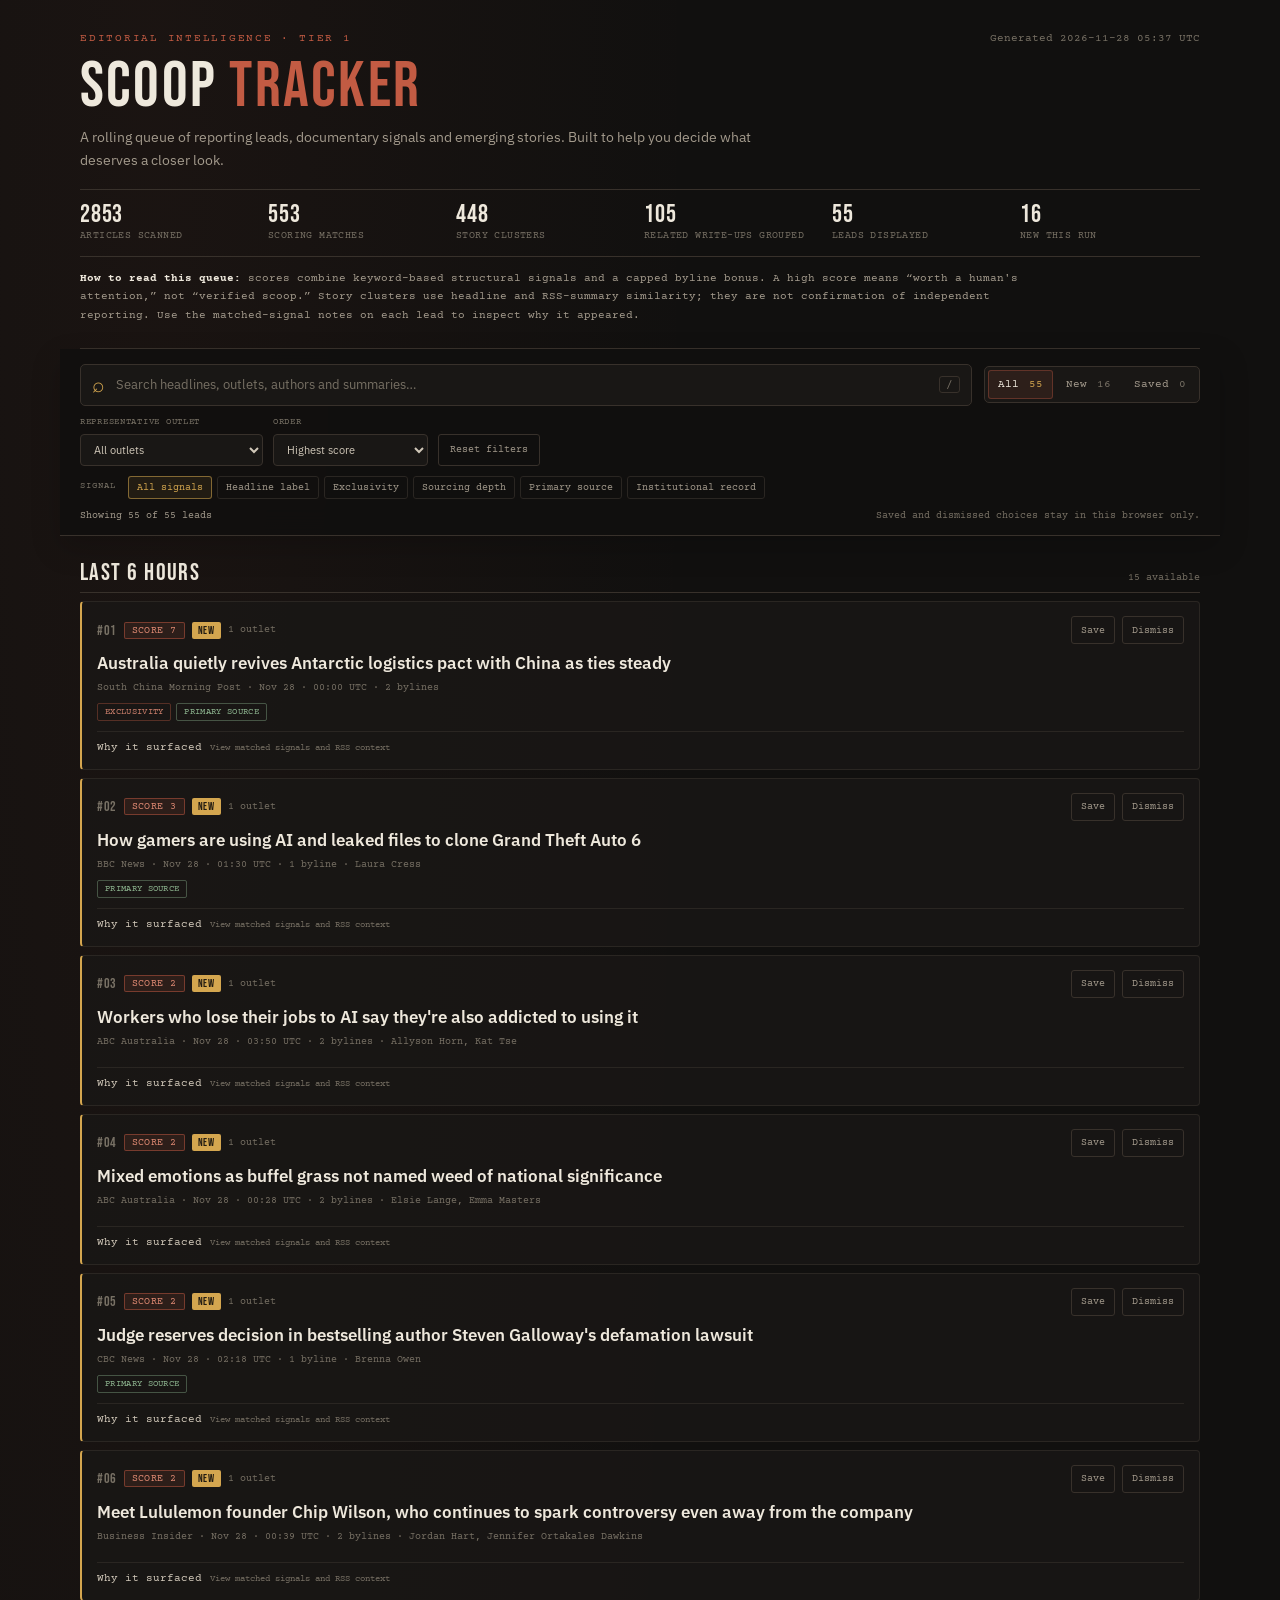
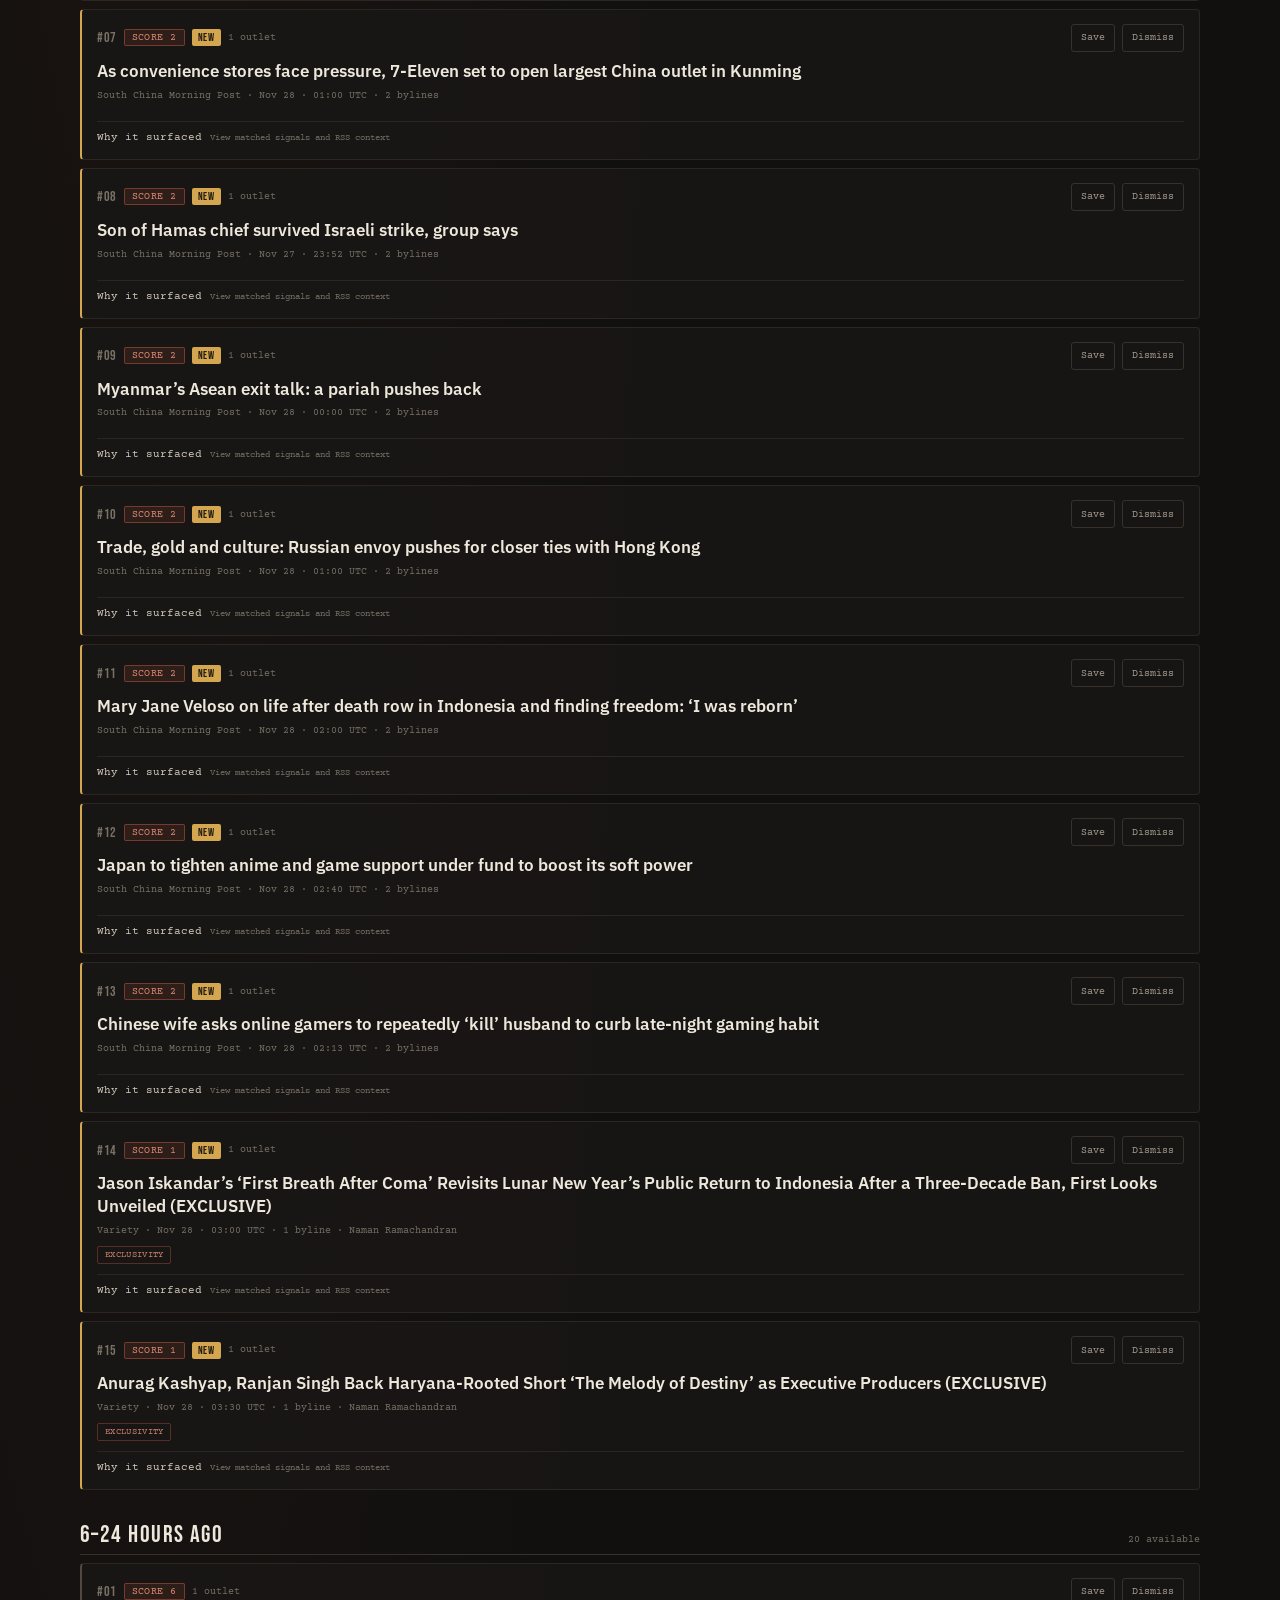
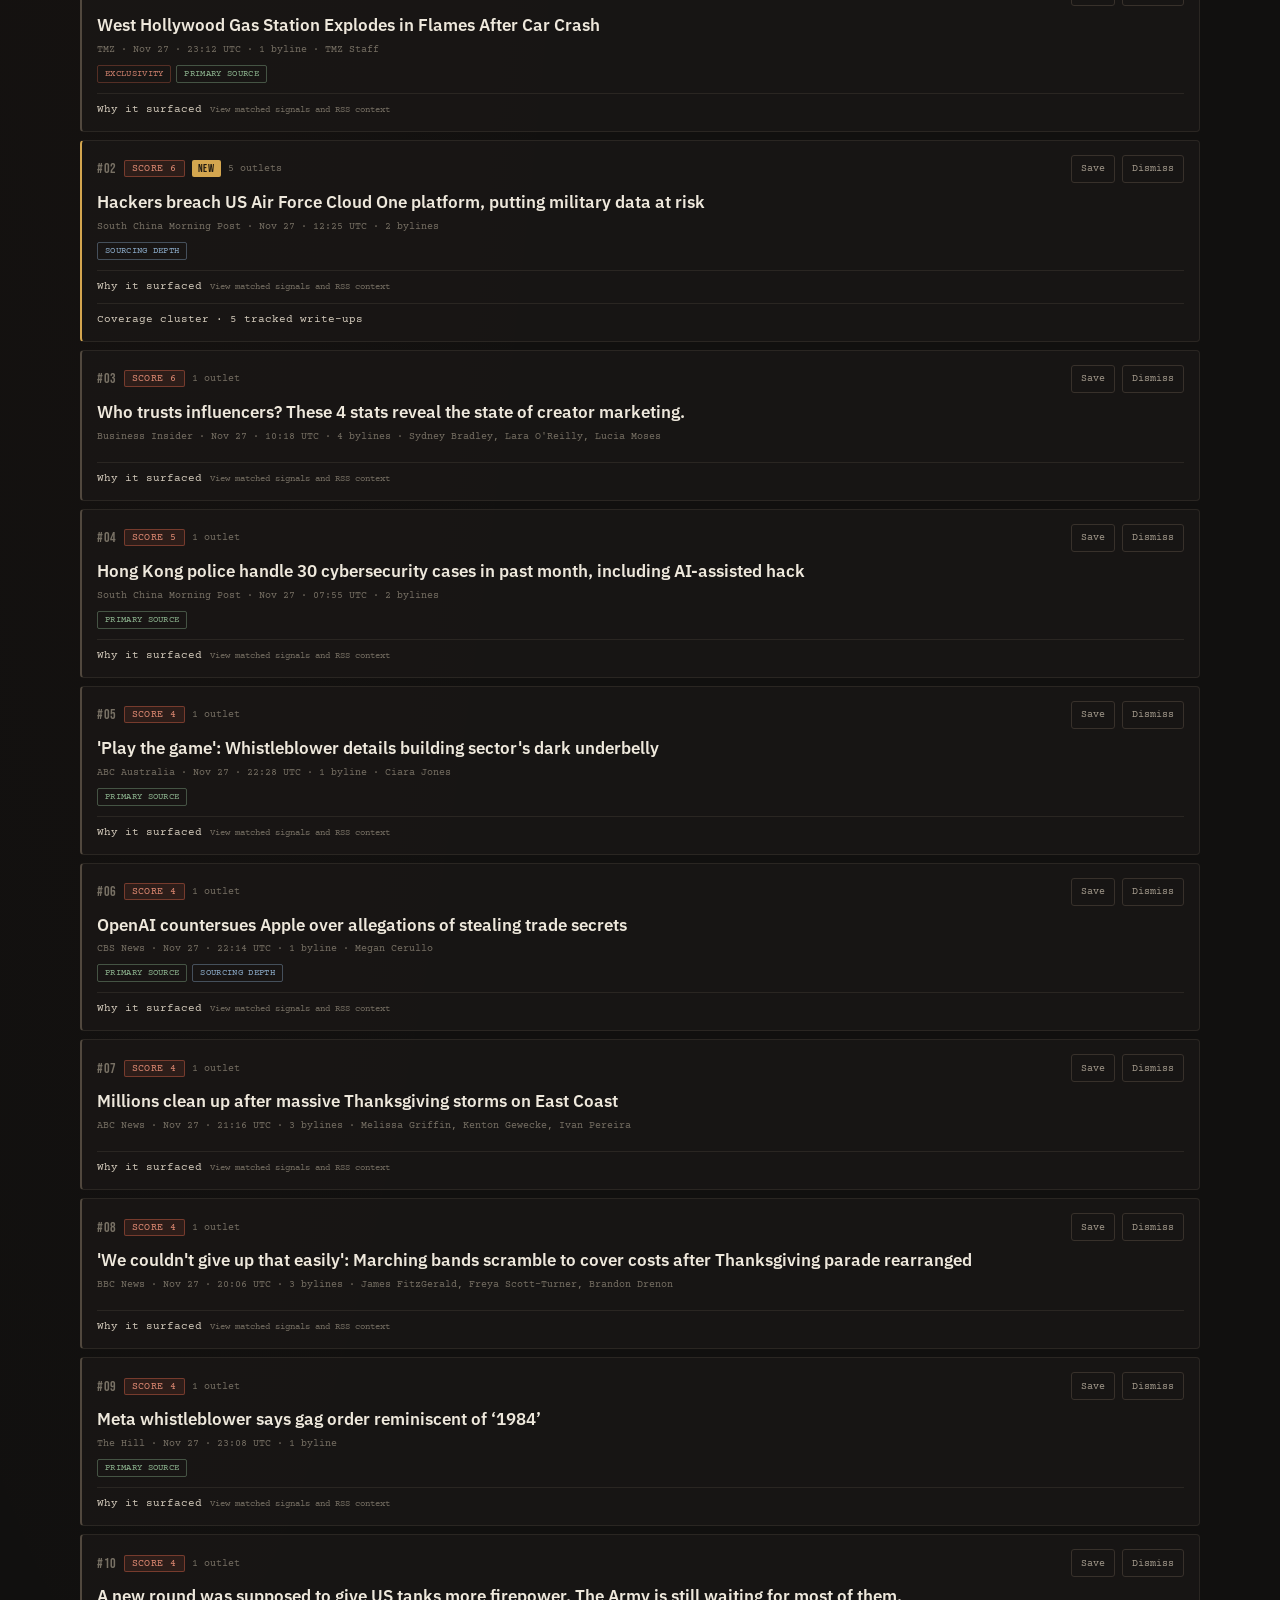
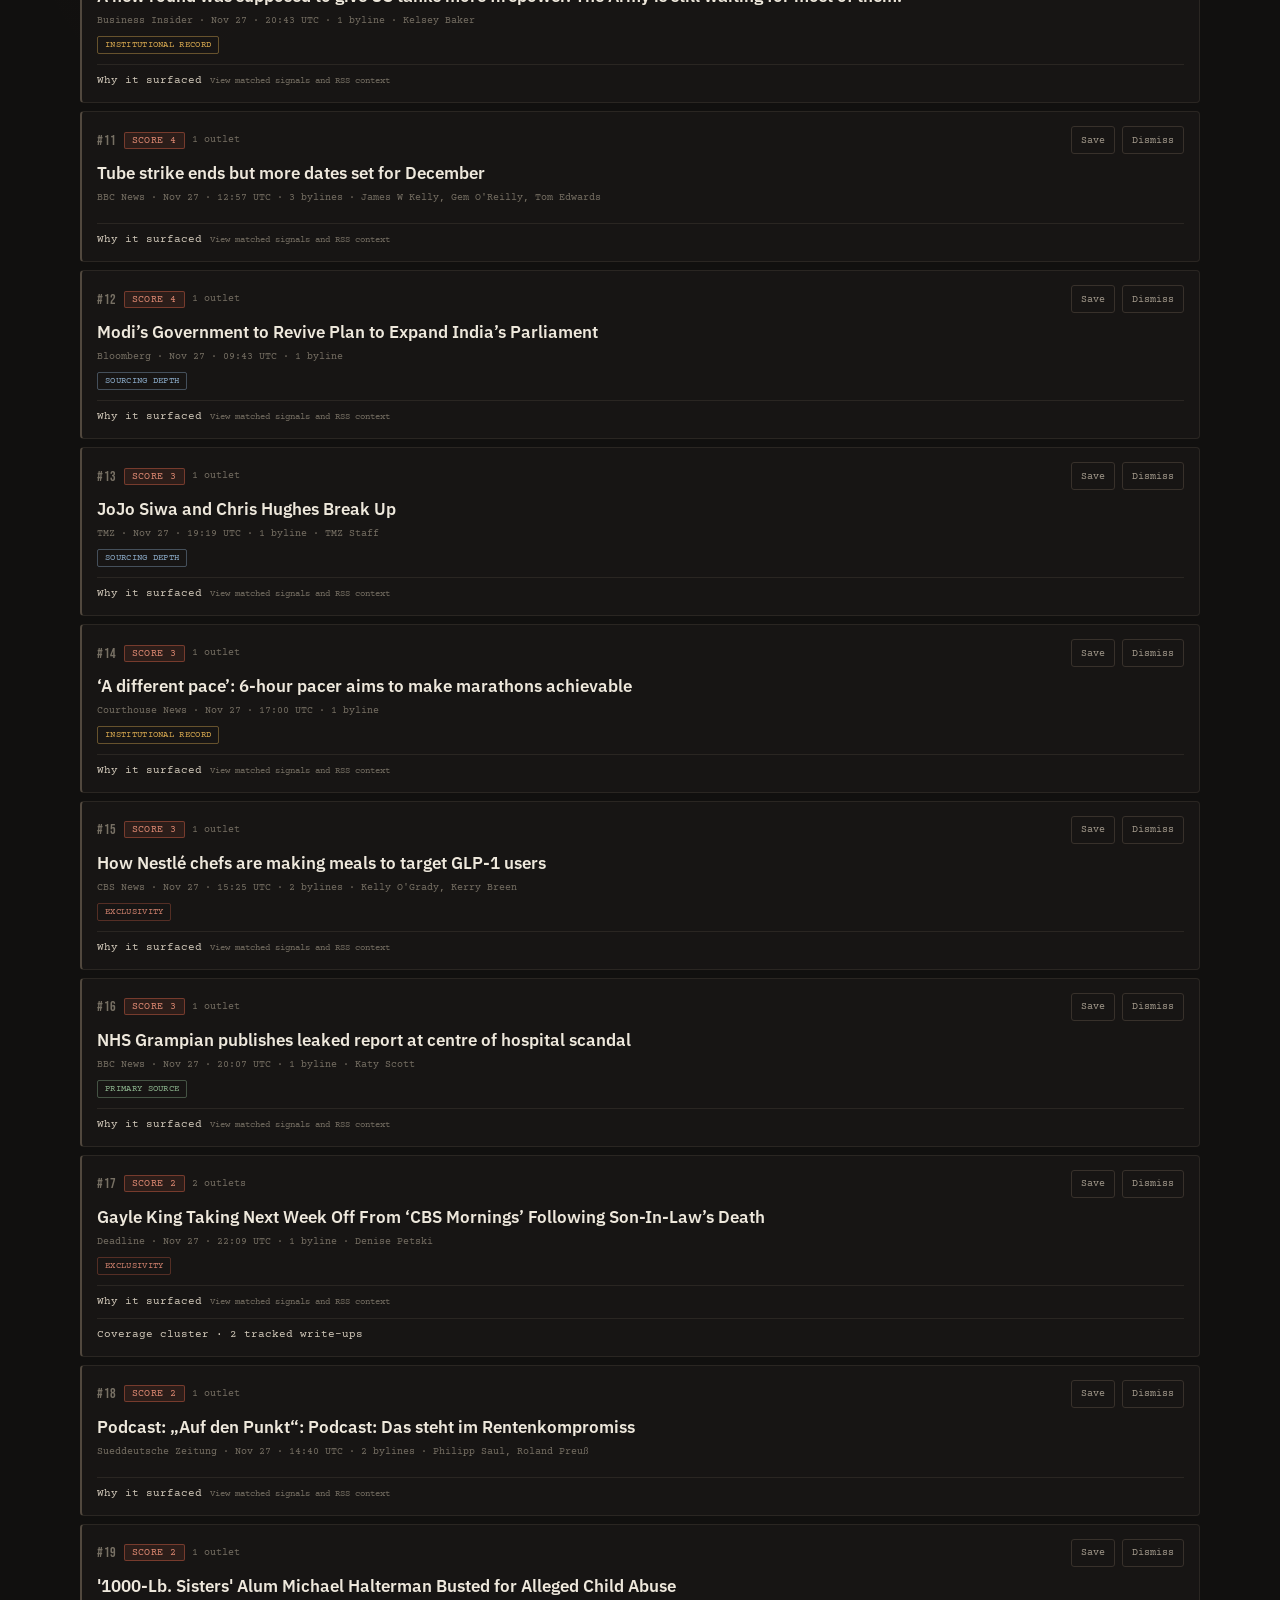
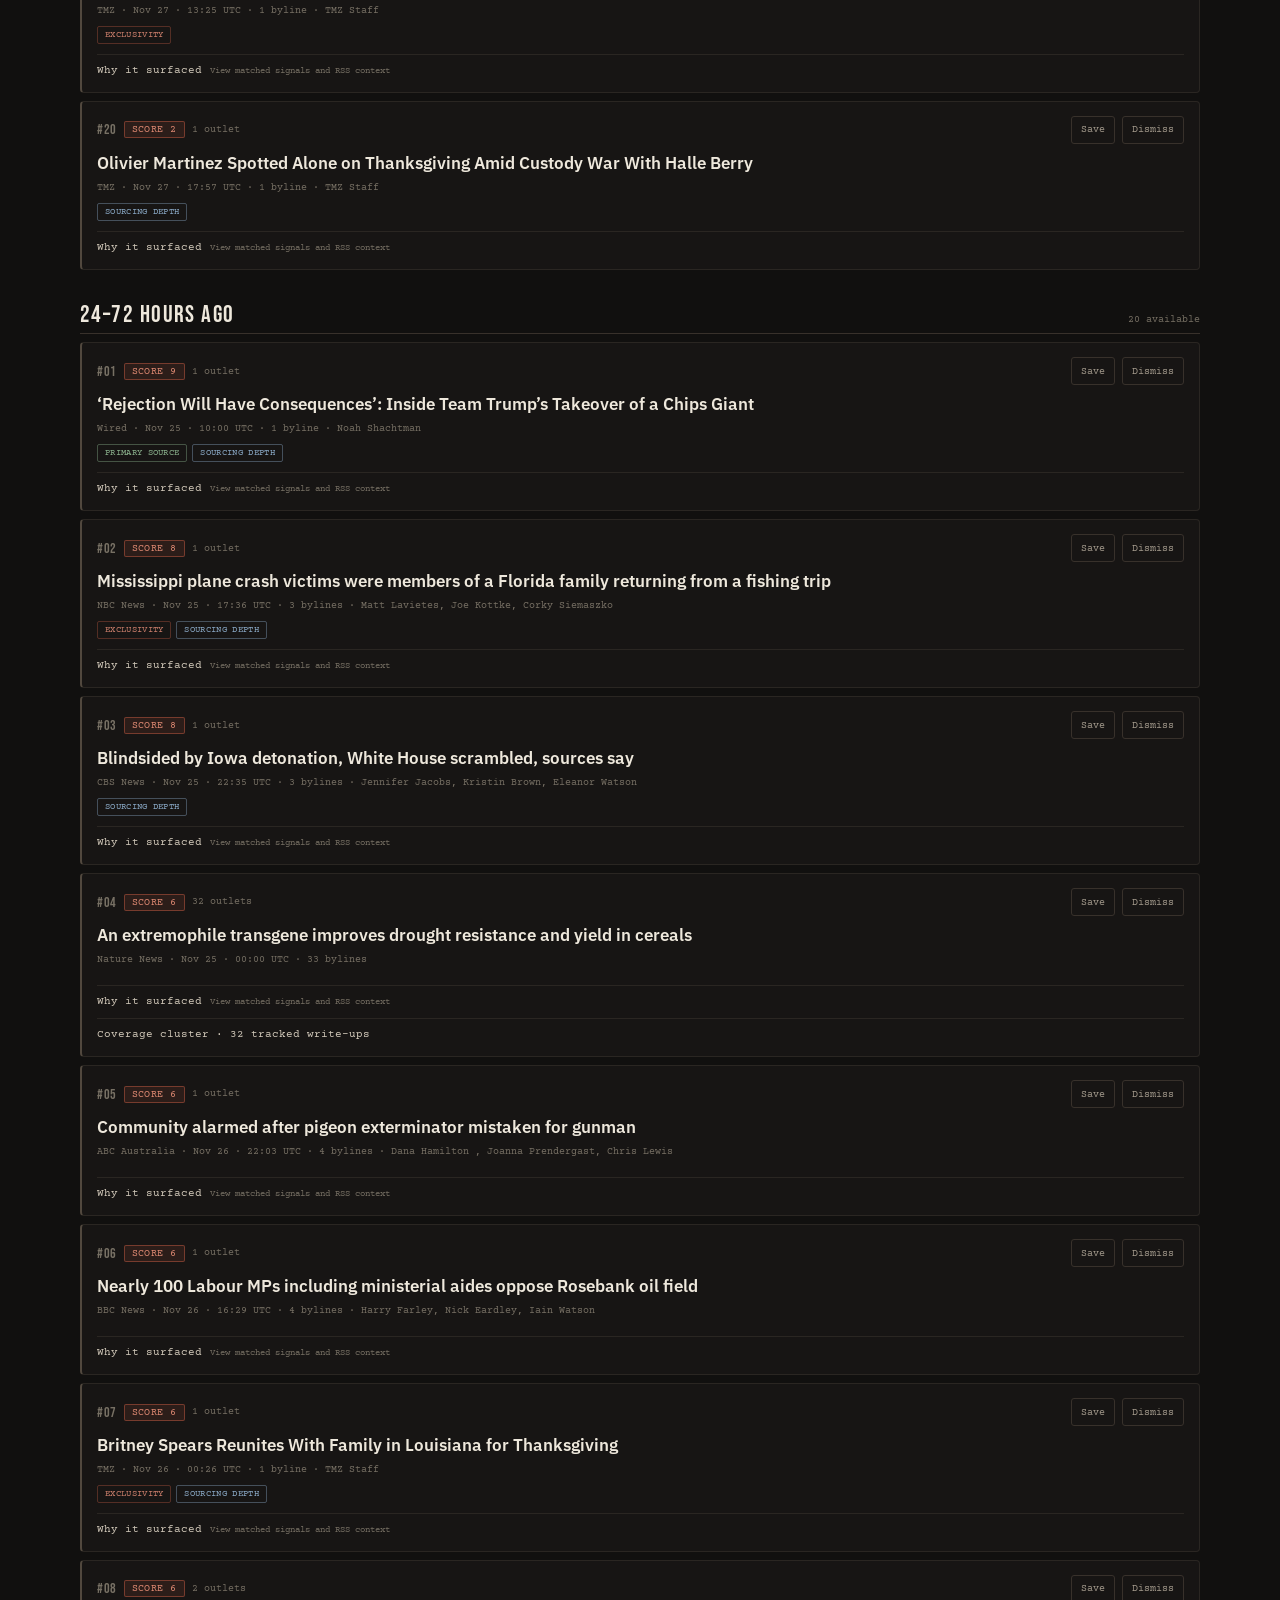
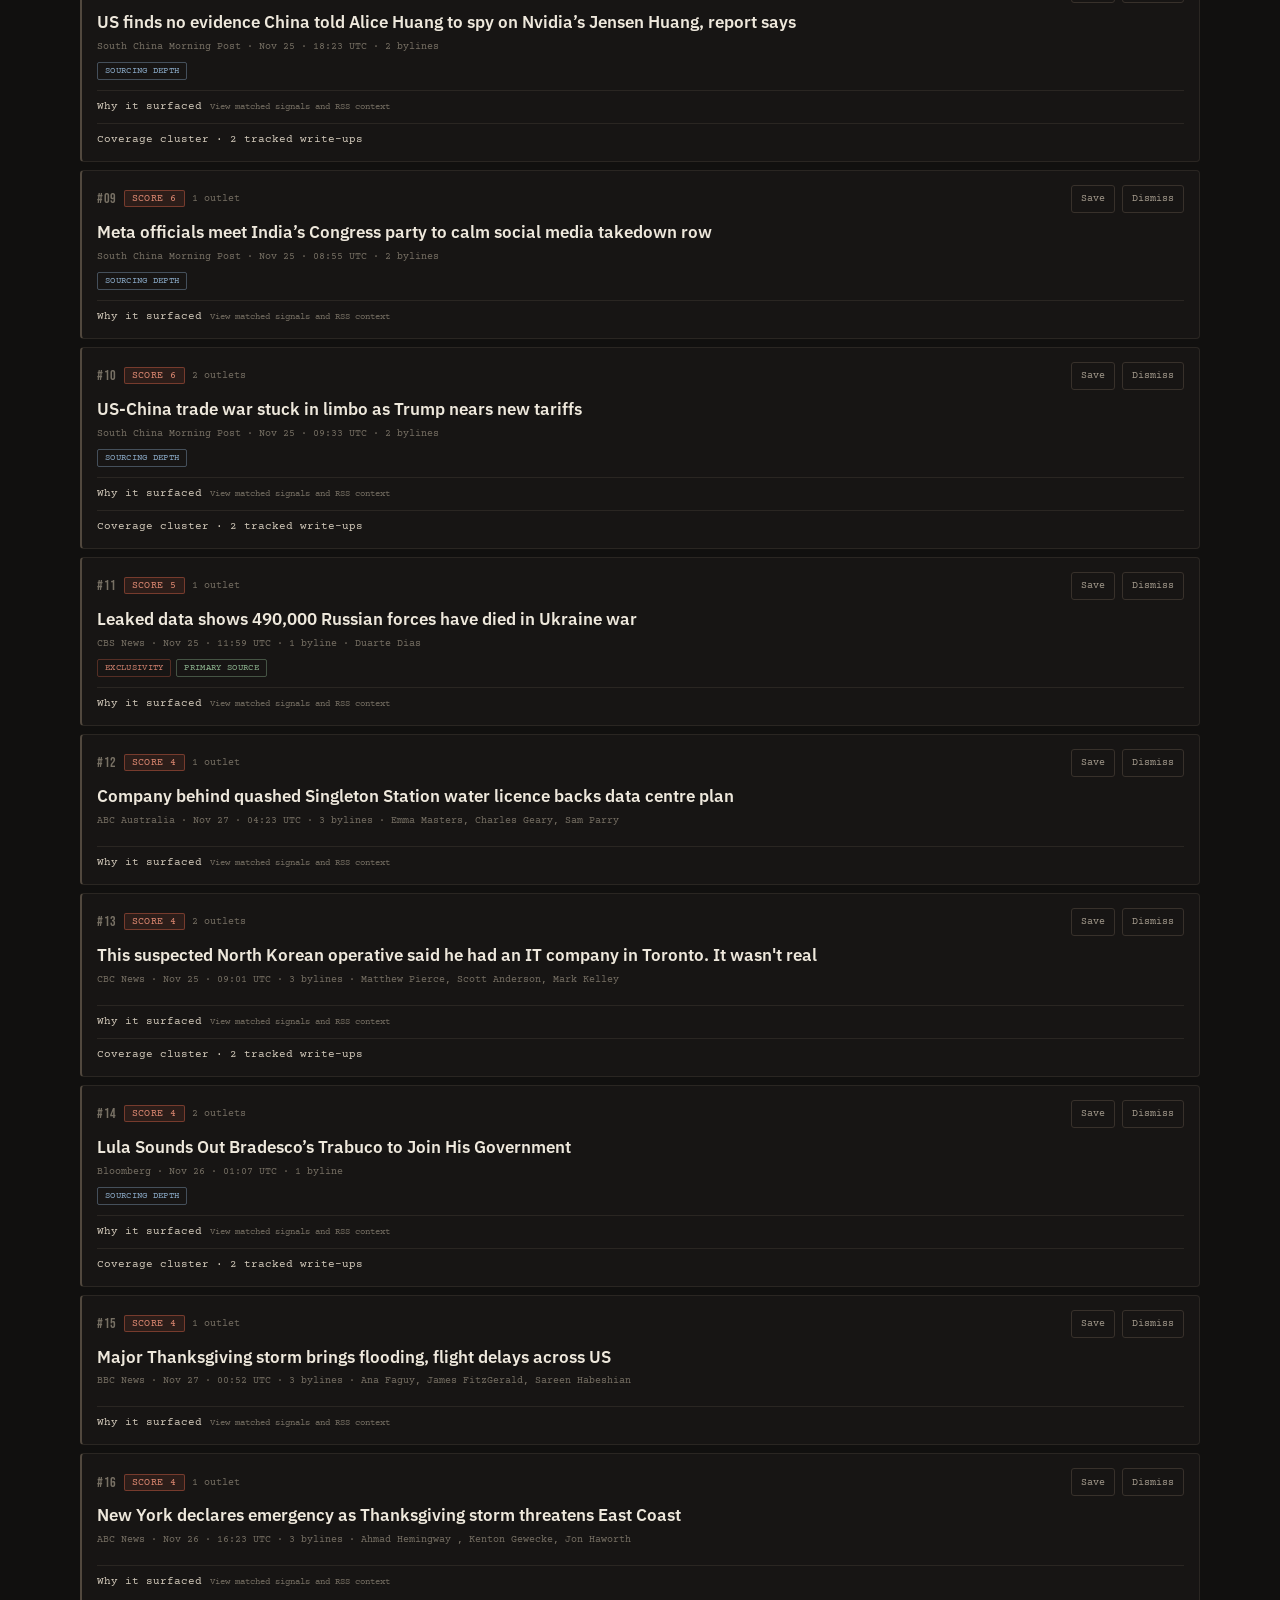
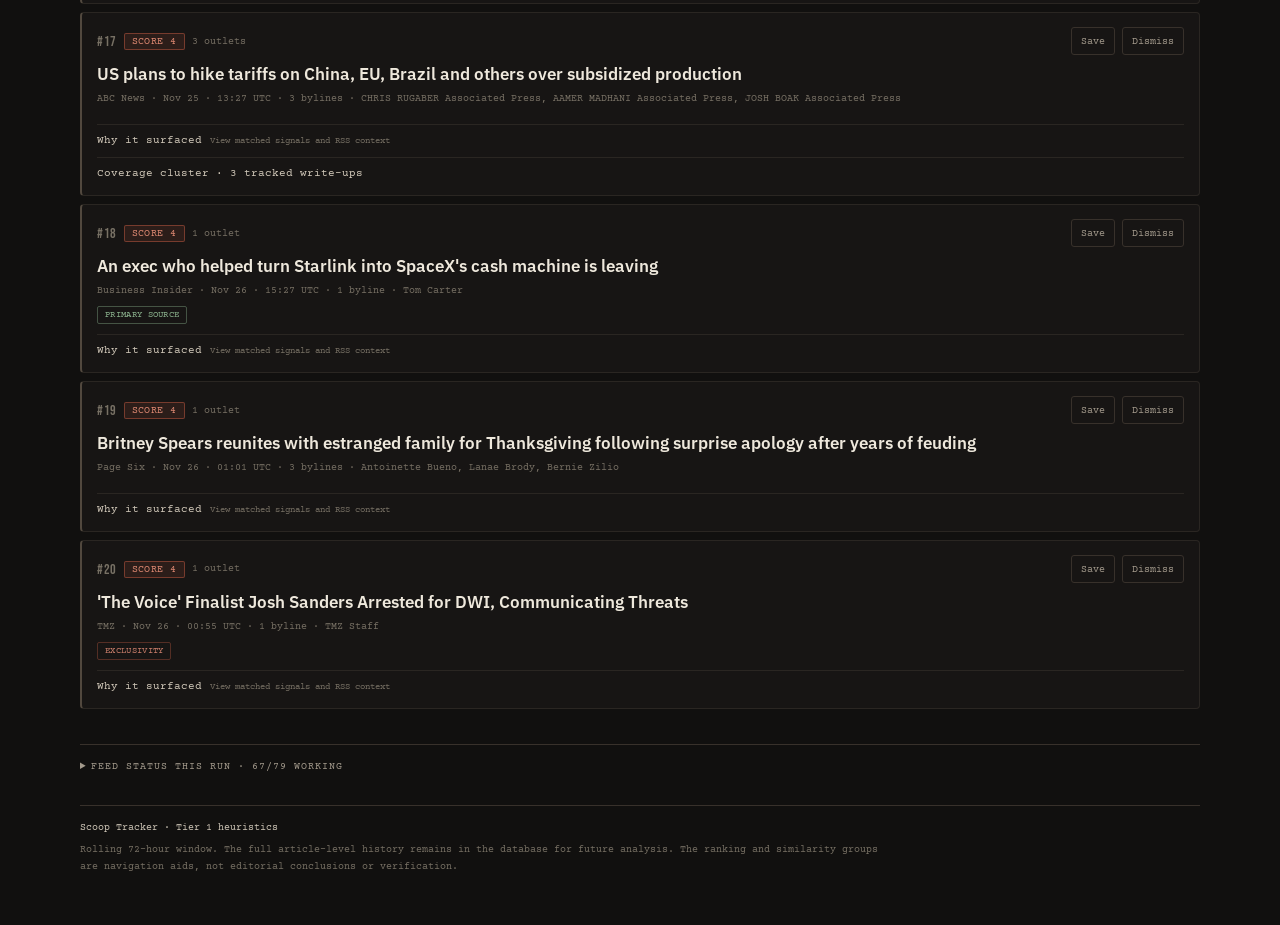
<file: index.html>
<!DOCTYPE html>
<html lang="en">
<head>
<meta charset="UTF-8">
<meta name="viewport" content="width=device-width, initial-scale=1">
<meta name="theme-color" content="#12110f">
<title>Scoop Tracker — Investigative Lead Queue</title>
<link rel="preconnect" href="https://fonts.googleapis.com">
<link rel="preconnect" href="https://fonts.gstatic.com" crossorigin>
<link href="https://fonts.googleapis.com/css2?family=Bebas+Neue&family=Courier+Prime:wght@400;700&family=IBM+Plex+Sans:wght@400;500;600;700&display=swap" rel="stylesheet">
<link rel="stylesheet" href="assets/report.css">
<script src="assets/report.js" defer></script>
</head>
<body>
<div class="wrap">
  <header class="masthead">
    <div class="masthead-top">
      <span class="eyebrow">Editorial intelligence · Tier 1</span>
      <span class="generated">Generated 2026-11-28 05:37 UTC</span>
    </div>
    <h1>SCOOP <span>TRACKER</span></h1>
    <p class="dek">A rolling queue of reporting leads, documentary signals and emerging stories. Built to help you decide what deserves a closer look.</p>
    <div class="stats">
      <div class="stat"><b>2853</b><span>articles scanned</span></div>
      <div class="stat"><b>553</b><span>scoring matches</span></div>
      <div class="stat"><b>448</b><span>story clusters</span></div>
      <div class="stat"><b>105</b><span>related write-ups grouped</span></div>
      <div class="stat"><b>55</b><span>leads displayed</span></div>
      <div class="stat"><b>16</b><span>new this run</span></div>
    </div>
    <div class="score-legend">
      <strong>How to read this queue:</strong> scores combine keyword-based structural signals and a capped byline bonus.
      A high score means “worth a human's attention,” not “verified scoop.” Story clusters use headline and RSS-summary
      similarity; they are not confirmation of independent reporting. Use the matched-signal notes on each lead to inspect
      why it appeared.
    </div>
  </header>

  <section class="triage" aria-label="Story triage controls">
    <div class="triage-primary">
      <label class="search-box" for="story-search">
        <span class="search-icon" aria-hidden="true">⌕</span>
        <input id="story-search" type="search" placeholder="Search headlines, outlets, authors and summaries…" autocomplete="off">
        <kbd>/</kbd>
      </label>
      <div class="view-switch" role="group" aria-label="Story view">
        <button type="button" class="view-button is-active" data-view="all" aria-pressed="true">All <span data-view-count="all">55</span></button>
        <button type="button" class="view-button" data-view="new" aria-pressed="false">New <span data-view-count="new">16</span></button>
        <button type="button" class="view-button" data-view="saved" aria-pressed="false">Saved <span data-view-count="saved">0</span></button>
        <button type="button" class="view-button" data-view="dismissed" aria-pressed="false">Dismissed <span data-view-count="dismissed">0</span></button>
      </div>
    </div>
    <div class="triage-secondary">
      <label class="select-label">Representative outlet
        <select id="source-filter"><option value="">All outlets</option></select>
      </label>
      <label class="select-label">Order
        <select id="sort-by">
          <option value="score">Highest score</option>
          <option value="newest">Newest first</option>
          <option value="source">Outlet A–Z</option>
        </select>
      </label>
      <button type="button" class="reset-button" id="reset-filters">Reset filters</button>
    </div>
    <div class="signal-filter-row">
      <span class="filter-label">Signal</span>
      <div class="signal-filters" id="signal-filters" role="group" aria-label="Filter by signal">
        <button type="button" class="signal-button is-active" data-signal="all" aria-pressed="true">All signals</button>
        <button type="button" class="signal-button" data-signal="headline_label" aria-pressed="false">Headline label</button>
        <button type="button" class="signal-button" data-signal="exclusivity" aria-pressed="false">Exclusivity</button>
        <button type="button" class="signal-button" data-signal="sourcing_depth" aria-pressed="false">Sourcing depth</button>
        <button type="button" class="signal-button" data-signal="primary_source" aria-pressed="false">Primary source</button>
        <button type="button" class="signal-button" data-signal="institutional_record" aria-pressed="false">Institutional record</button>
      </div>
    </div>
    <div class="results-line">
      <span id="results-summary" role="status" aria-live="polite">Showing 55 of 55 leads</span>
      <span class="local-note">Saved and dismissed choices stay in this browser only.</span>
    </div>
  </section>

  <main id="story-results">
    
  <section class="bucket" data-bucket>
    <div class="bucket-heading">
      <h2 class="bucket-title">Last 6 Hours</h2>
      <span class="bucket-count" data-bucket-count>15 shown · 21 available</span>
    </div>
    <div class="story-list">
        <article class="story-card is-new" data-story-card
          data-source="South China Morning Post" data-sources="[&quot;South China Morning Post&quot;]"
          data-tags="exclusivity primary_source" data-new="true"
          data-score="7" data-time="1795824011" data-story-urls="[&quot;https://www.scmp.com/news/china/diplomacy/article/3376076/australia-quietly-revives-antarctic-logistics-pact-china-ties-steady&quot;]">
          <div class="story-topline">
            <div class="story-rankline">
              <span class="rank">#01</span>
              <span class="score-badge">SCORE 7</span>
              <span class="badge-new">NEW</span>
              <span class="cluster-count">1 outlet</span>
            </div>
            <div class="story-actions">
              <button type="button" class="action-button save-button" data-action="save" aria-pressed="false">Save</button>
              <button type="button" class="action-button dismiss-button" data-action="dismiss">Dismiss</button>
            </div>
          </div>
          <a class="story-title" href="https://www.scmp.com/news/china/diplomacy/article/3376076/australia-quietly-revives-antarctic-logistics-pact-china-ties-steady" target="_blank" rel="noopener noreferrer">Australia quietly revives Antarctic logistics pact with China as ties steady</a>
          <div class="meta">South China Morning Post · Nov 28 · 00:00 UTC · 2 bylines</div>
          <div class="tags"><span class="tag tag-exclusivity">exclusivity</span><span class="tag tag-primary_source">primary source</span></div>
          <details class="story-context">
            <summary>Why it surfaced <span>View matched signals and RSS context</span></summary>
            <div class="context-body">
              <div class="context-section">
                <h3>Matched scoring signals</h3>
                <ul class="signal-explanations"><li><strong>Exclusivity.</strong> Exclusivity language appears in the headline, RSS summary or extracted article text—for example “exclusive”, “can reveal” or “has obtained”. The wording can be self-asserted.</li><li><strong>Primary Source.</strong> The text references documentary or first-hand material such as court filings, FOIA, leaked material, whistleblowers or regulatory filings. A mention does not mean the underlying record was independently checked.</li><li><strong>Byline credit: +2.</strong> 2 bylines; the bonus is two points per additional byline, capped at six.</li></ul>
                <p class="score-caution">The displayed score is the sum of matched keyword markers and any byline bonus. Individual marker weights are not stored in the report database, so this explains the category-level matches rather than claiming an exact phrase-by-phrase breakdown.</p>
              </div>
              <div class="context-section">
                <h3>RSS summary</h3>
                <p class="summary-text">Australia has quietly revived a bilateral Antarctic logistics pact with China, as the two countries work to put bilateral ties on a stable footing despite lingering security tensions. The new agreement, which covers logistics cooperation for the 2026-27 Antarctic summer season, was revealed in an Australian Senate estimates brief prepared for the environment department last month and obtained by the Australian Broadcasting Corporation (ABC) under freedom of information laws, the public...</p>
              </div>
            </div>
          </details>
          
        </article>
        <article class="story-card is-new" data-story-card
          data-source="BBC News" data-sources="[&quot;BBC News&quot;]"
          data-tags="primary_source" data-new="true"
          data-score="3" data-time="1795829450" data-story-urls="[&quot;https://www.bbc.co.uk/news/articles/c64gn8pe5eeqo?at_medium=RSS&amp;at_campaign=rss&quot;]">
          <div class="story-topline">
            <div class="story-rankline">
              <span class="rank">#02</span>
              <span class="score-badge">SCORE 3</span>
              <span class="badge-new">NEW</span>
              <span class="cluster-count">1 outlet</span>
            </div>
            <div class="story-actions">
              <button type="button" class="action-button save-button" data-action="save" aria-pressed="false">Save</button>
              <button type="button" class="action-button dismiss-button" data-action="dismiss">Dismiss</button>
            </div>
          </div>
          <a class="story-title" href="https://www.bbc.co.uk/news/articles/c64gn8pe5eeqo?at_medium=RSS&amp;at_campaign=rss" target="_blank" rel="noopener noreferrer">How gamers are using AI and leaked files to clone Grand Theft Auto 6</a>
          <div class="meta">BBC News · Nov 28 · 01:30 UTC · 1 byline · Laura Cress</div>
          <div class="tags"><span class="tag tag-primary_source">primary source</span></div>
          <details class="story-context">
            <summary>Why it surfaced <span>View matched signals and RSS context</span></summary>
            <div class="context-body">
              <div class="context-section">
                <h3>Matched scoring signals</h3>
                <ul class="signal-explanations"><li><strong>Primary Source.</strong> The text references documentary or first-hand material such as court filings, FOIA, leaked material, whistleblowers or regulatory filings. A mention does not mean the underlying record was independently checked.</li><li><strong>Byline credit: +0.</strong> No additional-byline bonus was applied.</li></ul>
                <p class="score-caution">The displayed score is the sum of matched keyword markers and any byline bonus. Individual marker weights are not stored in the report database, so this explains the category-level matches rather than claiming an exact phrase-by-phrase breakdown.</p>
              </div>
              <div class="context-section">
                <h3>RSS summary</h3>
                <p class="summary-text">With an official PC version potentially still months away, fans are getting impatient.</p>
              </div>
            </div>
          </details>
          
        </article>
        <article class="story-card is-new" data-story-card
          data-source="ABC Australia" data-sources="[&quot;ABC Australia&quot;]"
          data-tags="" data-new="true"
          data-score="2" data-time="1795837839" data-story-urls="[&quot;https://www.abc.net.au/news/2026-11-28/ai-microdramas-disrupt-china-entertainment-industry/107421952&quot;]">
          <div class="story-topline">
            <div class="story-rankline">
              <span class="rank">#03</span>
              <span class="score-badge">SCORE 2</span>
              <span class="badge-new">NEW</span>
              <span class="cluster-count">1 outlet</span>
            </div>
            <div class="story-actions">
              <button type="button" class="action-button save-button" data-action="save" aria-pressed="false">Save</button>
              <button type="button" class="action-button dismiss-button" data-action="dismiss">Dismiss</button>
            </div>
          </div>
          <a class="story-title" href="https://www.abc.net.au/news/2026-11-28/ai-microdramas-disrupt-china-entertainment-industry/107421952" target="_blank" rel="noopener noreferrer">Workers who lose their jobs to AI say they&#x27;re also addicted to using it</a>
          <div class="meta">ABC Australia · Nov 28 · 03:50 UTC · 2 bylines · Allyson Horn, Kat Tse</div>
          <div class="tags"></div>
          <details class="story-context">
            <summary>Why it surfaced <span>View matched signals and RSS context</span></summary>
            <div class="context-body">
              <div class="context-section">
                <h3>Matched scoring signals</h3>
                <ul class="signal-explanations"><li><strong>Byline credit: +2.</strong> 2 bylines; the bonus is two points per additional byline, capped at six.</li></ul>
                <p class="score-caution">The displayed score is the sum of matched keyword markers and any byline bonus. Individual marker weights are not stored in the report database, so this explains the category-level matches rather than claiming an exact phrase-by-phrase breakdown.</p>
              </div>
              <div class="context-section">
                <h3>RSS summary</h3>
                <p class="summary-text">AI has transformed China&#x27;s entertainment industry, and even those who have lost their jobs to it still find themselves captured by its allure.</p>
              </div>
            </div>
          </details>
          
        </article>
        <article class="story-card is-new" data-story-card
          data-source="ABC Australia" data-sources="[&quot;ABC Australia&quot;]"
          data-tags="" data-new="true"
          data-score="2" data-time="1795825684" data-story-urls="[&quot;https://www.abc.net.au/news/2026-11-28/buffel-grass-spared-weed-of-national-significance-listing/107436668&quot;]">
          <div class="story-topline">
            <div class="story-rankline">
              <span class="rank">#04</span>
              <span class="score-badge">SCORE 2</span>
              <span class="badge-new">NEW</span>
              <span class="cluster-count">1 outlet</span>
            </div>
            <div class="story-actions">
              <button type="button" class="action-button save-button" data-action="save" aria-pressed="false">Save</button>
              <button type="button" class="action-button dismiss-button" data-action="dismiss">Dismiss</button>
            </div>
          </div>
          <a class="story-title" href="https://www.abc.net.au/news/2026-11-28/buffel-grass-spared-weed-of-national-significance-listing/107436668" target="_blank" rel="noopener noreferrer">Mixed emotions as buffel grass not named weed of national significance</a>
          <div class="meta">ABC Australia · Nov 28 · 00:28 UTC · 2 bylines · Elsie Lange, Emma Masters</div>
          <div class="tags"></div>
          <details class="story-context">
            <summary>Why it surfaced <span>View matched signals and RSS context</span></summary>
            <div class="context-body">
              <div class="context-section">
                <h3>Matched scoring signals</h3>
                <ul class="signal-explanations"><li><strong>Byline credit: +2.</strong> 2 bylines; the bonus is two points per additional byline, capped at six.</li></ul>
                <p class="score-caution">The displayed score is the sum of matched keyword markers and any byline bonus. Individual marker weights are not stored in the report database, so this explains the category-level matches rather than claiming an exact phrase-by-phrase breakdown.</p>
              </div>
              <div class="context-section">
                <h3>RSS summary</h3>
                <p class="summary-text">First Nations and environmental groups slam government decision not to list buffel grass nationally significant weed, while the cattle industry say it&#x27;s a win for pastoralists who use the grass for cattle feed.</p>
              </div>
            </div>
          </details>
          
        </article>
        <article class="story-card is-new" data-story-card
          data-source="CBC News" data-sources="[&quot;CBC News&quot;]"
          data-tags="primary_source" data-new="true"
          data-score="2" data-time="1795832329" data-story-urls="[&quot;https://www.cbc.ca/news/canada/british-columbia/steven-galloway-defamation-lawsuit-decision-reserved-9.7440019?cmp=rss&quot;]">
          <div class="story-topline">
            <div class="story-rankline">
              <span class="rank">#05</span>
              <span class="score-badge">SCORE 2</span>
              <span class="badge-new">NEW</span>
              <span class="cluster-count">1 outlet</span>
            </div>
            <div class="story-actions">
              <button type="button" class="action-button save-button" data-action="save" aria-pressed="false">Save</button>
              <button type="button" class="action-button dismiss-button" data-action="dismiss">Dismiss</button>
            </div>
          </div>
          <a class="story-title" href="https://www.cbc.ca/news/canada/british-columbia/steven-galloway-defamation-lawsuit-decision-reserved-9.7440019?cmp=rss" target="_blank" rel="noopener noreferrer">Judge reserves decision in bestselling author Steven Galloway&#x27;s defamation lawsuit</a>
          <div class="meta">CBC News · Nov 28 · 02:18 UTC · 1 byline · Brenna Owen</div>
          <div class="tags"><span class="tag tag-primary_source">primary source</span></div>
          <details class="story-context">
            <summary>Why it surfaced <span>View matched signals and RSS context</span></summary>
            <div class="context-body">
              <div class="context-section">
                <h3>Matched scoring signals</h3>
                <ul class="signal-explanations"><li><strong>Primary Source.</strong> The text references documentary or first-hand material such as court filings, FOIA, leaked material, whistleblowers or regulatory filings. A mention does not mean the underlying record was independently checked.</li><li><strong>Byline credit: +0.</strong> No additional-byline bonus was applied.</li></ul>
                <p class="score-caution">The displayed score is the sum of matched keyword markers and any byline bonus. Individual marker weights are not stored in the report database, so this explains the category-level matches rather than claiming an exact phrase-by-phrase breakdown.</p>
              </div>
              <div class="context-section">
                <h3>RSS summary</h3>
                <p class="summary-text">Steven Galloway is suing a woman and three other defendants over alleged defamatory statements published on social media and elsewhere between 2015 and 2018 regarding claims of sexual assault.</p>
              </div>
            </div>
          </details>
          
        </article>
        <article class="story-card is-new" data-story-card
          data-source="Business Insider" data-sources="[&quot;Business Insider&quot;]"
          data-tags="" data-new="true"
          data-score="2" data-time="1795826387" data-story-urls="[&quot;https://www.businessinsider.com/who-is-chip-wilson-lululemon-ceo-founder&quot;]">
          <div class="story-topline">
            <div class="story-rankline">
              <span class="rank">#06</span>
              <span class="score-badge">SCORE 2</span>
              <span class="badge-new">NEW</span>
              <span class="cluster-count">1 outlet</span>
            </div>
            <div class="story-actions">
              <button type="button" class="action-button save-button" data-action="save" aria-pressed="false">Save</button>
              <button type="button" class="action-button dismiss-button" data-action="dismiss">Dismiss</button>
            </div>
          </div>
          <a class="story-title" href="https://www.businessinsider.com/who-is-chip-wilson-lululemon-ceo-founder" target="_blank" rel="noopener noreferrer">Meet Lululemon founder Chip Wilson, who continues to spark controversy even away from the company</a>
          <div class="meta">Business Insider · Nov 28 · 00:39 UTC · 2 bylines · Jordan Hart, Jennifer Ortakales Dawkins</div>
          <div class="tags"></div>
          <details class="story-context">
            <summary>Why it surfaced <span>View matched signals and RSS context</span></summary>
            <div class="context-body">
              <div class="context-section">
                <h3>Matched scoring signals</h3>
                <ul class="signal-explanations"><li><strong>Byline credit: +2.</strong> 2 bylines; the bonus is two points per additional byline, capped at six.</li></ul>
                <p class="score-caution">The displayed score is the sum of matched keyword markers and any byline bonus. Individual marker weights are not stored in the report database, so this explains the category-level matches rather than claiming an exact phrase-by-phrase breakdown.</p>
              </div>
              <div class="context-section">
                <h3>RSS summary</h3>
                <p class="summary-text">Chip Wilson, who founded Lululemon in 1997, sparked fresh controversy after telling a leadership forum that Canadian women aren&#x27;t having enough kids.</p>
              </div>
            </div>
          </details>
          
        </article>
        <article class="story-card is-new" data-story-card
          data-source="South China Morning Post" data-sources="[&quot;South China Morning Post&quot;]"
          data-tags="" data-new="true"
          data-score="2" data-time="1795827608" data-story-urls="[&quot;https://www.scmp.com/business/companies/article/3376061/convenience-stores-face-pressure-7-eleven-set-open-largest-china-outlet-kunming&quot;]">
          <div class="story-topline">
            <div class="story-rankline">
              <span class="rank">#07</span>
              <span class="score-badge">SCORE 2</span>
              <span class="badge-new">NEW</span>
              <span class="cluster-count">1 outlet</span>
            </div>
            <div class="story-actions">
              <button type="button" class="action-button save-button" data-action="save" aria-pressed="false">Save</button>
              <button type="button" class="action-button dismiss-button" data-action="dismiss">Dismiss</button>
            </div>
          </div>
          <a class="story-title" href="https://www.scmp.com/business/companies/article/3376061/convenience-stores-face-pressure-7-eleven-set-open-largest-china-outlet-kunming" target="_blank" rel="noopener noreferrer">As convenience stores face pressure, 7-Eleven set to open largest China outlet in Kunming</a>
          <div class="meta">South China Morning Post · Nov 28 · 01:00 UTC · 2 bylines</div>
          <div class="tags"></div>
          <details class="story-context">
            <summary>Why it surfaced <span>View matched signals and RSS context</span></summary>
            <div class="context-body">
              <div class="context-section">
                <h3>Matched scoring signals</h3>
                <ul class="signal-explanations"><li><strong>Byline credit: +2.</strong> 2 bylines; the bonus is two points per additional byline, capped at six.</li></ul>
                <p class="score-caution">The displayed score is the sum of matched keyword markers and any byline bonus. Individual marker weights are not stored in the report database, so this explains the category-level matches rather than claiming an exact phrase-by-phrase breakdown.</p>
              </div>
              <div class="context-section">
                <h3>RSS summary</h3>
                <p class="summary-text">Convenience store giant 7-Eleven is expected to open its biggest outlet in China in Kunming, the capital of southwestern Yunnan province, next month. About 20 times larger than one of its regular shops, the 1,800 square metre (19,375 square foot) 7-Market store near the Dianchi Convention and Exhibition Centre will sell fresh food, coffee, daily essentials and imported products, said Third Eye on Retail, a Chinese media outlet focused on the retail sector, in a post on its WeChat social media...</p>
              </div>
            </div>
          </details>
          
        </article>
        <article class="story-card is-new" data-story-card
          data-source="South China Morning Post" data-sources="[&quot;South China Morning Post&quot;]"
          data-tags="" data-new="true"
          data-score="2" data-time="1795823553" data-story-urls="[&quot;https://www.scmp.com/news/world/middle-east/article/3376106/son-hamas-chief-survives-israeli-strike-group-says&quot;]">
          <div class="story-topline">
            <div class="story-rankline">
              <span class="rank">#08</span>
              <span class="score-badge">SCORE 2</span>
              <span class="badge-new">NEW</span>
              <span class="cluster-count">1 outlet</span>
            </div>
            <div class="story-actions">
              <button type="button" class="action-button save-button" data-action="save" aria-pressed="false">Save</button>
              <button type="button" class="action-button dismiss-button" data-action="dismiss">Dismiss</button>
            </div>
          </div>
          <a class="story-title" href="https://www.scmp.com/news/world/middle-east/article/3376106/son-hamas-chief-survives-israeli-strike-group-says" target="_blank" rel="noopener noreferrer">Son of Hamas chief survived Israeli strike, group says</a>
          <div class="meta">South China Morning Post · Nov 27 · 23:52 UTC · 2 bylines</div>
          <div class="tags"></div>
          <details class="story-context">
            <summary>Why it surfaced <span>View matched signals and RSS context</span></summary>
            <div class="context-body">
              <div class="context-section">
                <h3>Matched scoring signals</h3>
                <ul class="signal-explanations"><li><strong>Byline credit: +2.</strong> 2 bylines; the bonus is two points per additional byline, capped at six.</li></ul>
                <p class="score-caution">The displayed score is the sum of matched keyword markers and any byline bonus. Individual marker weights are not stored in the report database, so this explains the category-level matches rather than claiming an exact phrase-by-phrase breakdown.</p>
              </div>
              <div class="context-section">
                <h3>RSS summary</h3>
                <p class="summary-text">The son of Hamas ⁠chief Khalil al-Hayya survived an assassination attempt ⁠by the Israeli military on Friday, senior Hamas official ⁠Basem Naim said. He said that Izzeldeen al-Hayya and his family had survived a dawn air strike and Hamas sources said several people, including Hayya’s daughter-in-law, had been wounded but there had been no deaths. The Israeli military had no immediate comment. Naim described Izzeldeen al-Hayya, born in 1997, as the Hamas chief’s last surviving son, with four...</p>
              </div>
            </div>
          </details>
          
        </article>
        <article class="story-card is-new" data-story-card
          data-source="South China Morning Post" data-sources="[&quot;South China Morning Post&quot;]"
          data-tags="" data-new="true"
          data-score="2" data-time="1795824008" data-story-urls="[&quot;https://www.scmp.com/week-asia/politics/article/3376067/myanmars-asean-exit-talk-pariah-pushes-back&quot;]">
          <div class="story-topline">
            <div class="story-rankline">
              <span class="rank">#09</span>
              <span class="score-badge">SCORE 2</span>
              <span class="badge-new">NEW</span>
              <span class="cluster-count">1 outlet</span>
            </div>
            <div class="story-actions">
              <button type="button" class="action-button save-button" data-action="save" aria-pressed="false">Save</button>
              <button type="button" class="action-button dismiss-button" data-action="dismiss">Dismiss</button>
            </div>
          </div>
          <a class="story-title" href="https://www.scmp.com/week-asia/politics/article/3376067/myanmars-asean-exit-talk-pariah-pushes-back" target="_blank" rel="noopener noreferrer">Myanmar’s Asean exit talk: a pariah pushes back</a>
          <div class="meta">South China Morning Post · Nov 28 · 00:00 UTC · 2 bylines</div>
          <div class="tags"></div>
          <details class="story-context">
            <summary>Why it surfaced <span>View matched signals and RSS context</span></summary>
            <div class="context-body">
              <div class="context-section">
                <h3>Matched scoring signals</h3>
                <ul class="signal-explanations"><li><strong>Byline credit: +2.</strong> 2 bylines; the bonus is two points per additional byline, capped at six.</li></ul>
                <p class="score-caution">The displayed score is the sum of matched keyword markers and any byline bonus. Individual marker weights are not stored in the report database, so this explains the category-level matches rather than claiming an exact phrase-by-phrase breakdown.</p>
              </div>
              <div class="context-section">
                <h3>RSS summary</h3>
                <p class="summary-text">For five years, one name card has been missing from the grand circular table at the Association of Southeast Asean Nations biannual leaders’ summit: Min Aung Hlaing. As president of Myanmar, he should by diplomatic convention sit alongside the 10 other leaders of the Southeast Asian bloc at its regular get-togethers. Yet Asean has kept Myanmar at arm’s length ever since the coup that Min Aung Hlaing led as army chief in February 2021. At its latest summit in Manila this month, Myanmar was...</p>
              </div>
            </div>
          </details>
          
        </article>
        <article class="story-card is-new" data-story-card
          data-source="South China Morning Post" data-sources="[&quot;South China Morning Post&quot;]"
          data-tags="" data-new="true"
          data-score="2" data-time="1795827611" data-story-urls="[&quot;https://www.scmp.com/news/hong-kong/hong-kong-economy/article/3376084/trade-gold-and-culture-russian-envoy-pushes-closer-ties-hong-kong&quot;]">
          <div class="story-topline">
            <div class="story-rankline">
              <span class="rank">#10</span>
              <span class="score-badge">SCORE 2</span>
              <span class="badge-new">NEW</span>
              <span class="cluster-count">1 outlet</span>
            </div>
            <div class="story-actions">
              <button type="button" class="action-button save-button" data-action="save" aria-pressed="false">Save</button>
              <button type="button" class="action-button dismiss-button" data-action="dismiss">Dismiss</button>
            </div>
          </div>
          <a class="story-title" href="https://www.scmp.com/news/hong-kong/hong-kong-economy/article/3376084/trade-gold-and-culture-russian-envoy-pushes-closer-ties-hong-kong" target="_blank" rel="noopener noreferrer">Trade, gold and culture: Russian envoy pushes for closer ties with Hong Kong</a>
          <div class="meta">South China Morning Post · Nov 28 · 01:00 UTC · 2 bylines</div>
          <div class="tags"></div>
          <details class="story-context">
            <summary>Why it surfaced <span>View matched signals and RSS context</span></summary>
            <div class="context-body">
              <div class="context-section">
                <h3>Matched scoring signals</h3>
                <ul class="signal-explanations"><li><strong>Byline credit: +2.</strong> 2 bylines; the bonus is two points per additional byline, capped at six.</li></ul>
                <p class="score-caution">The displayed score is the sum of matched keyword markers and any byline bonus. Individual marker weights are not stored in the report database, so this explains the category-level matches rather than claiming an exact phrase-by-phrase breakdown.</p>
              </div>
              <div class="context-section">
                <h3>RSS summary</h3>
                <p class="summary-text">Russian businesses in Hong Kong are finding ways to overcome hurdles brought about by Western-led sanctions, the country’s top diplomat in the city has said, noting that the issue is part of an “ongoing dialogue” with authorities and he hopes more Russian cultural events will take centre stage in the financial hub. Anatoly Kargapolov, Russia’s consul general in Hong Kong, said that the country’s firms showed growing interest in Hong Kong despite what he described as “obstacles”, with...</p>
              </div>
            </div>
          </details>
          
        </article>
        <article class="story-card is-new" data-story-card
          data-source="South China Morning Post" data-sources="[&quot;South China Morning Post&quot;]"
          data-tags="" data-new="true"
          data-score="2" data-time="1795831213" data-story-urls="[&quot;https://www.scmp.com/week-asia/people/article/3376083/mary-jane-veloso-life-after-death-row-indonesia-and-finding-freedom-i-was-reborn&quot;]">
          <div class="story-topline">
            <div class="story-rankline">
              <span class="rank">#11</span>
              <span class="score-badge">SCORE 2</span>
              <span class="badge-new">NEW</span>
              <span class="cluster-count">1 outlet</span>
            </div>
            <div class="story-actions">
              <button type="button" class="action-button save-button" data-action="save" aria-pressed="false">Save</button>
              <button type="button" class="action-button dismiss-button" data-action="dismiss">Dismiss</button>
            </div>
          </div>
          <a class="story-title" href="https://www.scmp.com/week-asia/people/article/3376083/mary-jane-veloso-life-after-death-row-indonesia-and-finding-freedom-i-was-reborn" target="_blank" rel="noopener noreferrer">Mary Jane Veloso on life after death row in Indonesia and finding freedom: ‘I was reborn’</a>
          <div class="meta">South China Morning Post · Nov 28 · 02:00 UTC · 2 bylines</div>
          <div class="tags"></div>
          <details class="story-context">
            <summary>Why it surfaced <span>View matched signals and RSS context</span></summary>
            <div class="context-body">
              <div class="context-section">
                <h3>Matched scoring signals</h3>
                <ul class="signal-explanations"><li><strong>Byline credit: +2.</strong> 2 bylines; the bonus is two points per additional byline, capped at six.</li></ul>
                <p class="score-caution">The displayed score is the sum of matched keyword markers and any byline bonus. Individual marker weights are not stored in the report database, so this explains the category-level matches rather than claiming an exact phrase-by-phrase breakdown.</p>
              </div>
              <div class="context-section">
                <h3>RSS summary</h3>
                <p class="summary-text">On April 29, 2015, Mary Jane Veloso was preparing to die. The then-30-year-old Filipino woman, who had gone to Indonesia to work as a domestic helper, had spent five years on death row on drug smuggling charges and was due to be executed by firing squad on the prison island of Nusa Kambangan. Twenty minutes before she was to face her executioners, Veloso, a Roman Catholic, made one last appeal to God. “God, many people believe I am innocent. Many people also believe I am guilty. But You know...</p>
              </div>
            </div>
          </details>
          
        </article>
        <article class="story-card is-new" data-story-card
          data-source="South China Morning Post" data-sources="[&quot;South China Morning Post&quot;]"
          data-tags="" data-new="true"
          data-score="2" data-time="1795833642" data-story-urls="[&quot;https://www.scmp.com/news/asia/east-asia/article/3376108/japan-tighten-anime-and-game-support-under-fund-boost-its-soft-power&quot;]">
          <div class="story-topline">
            <div class="story-rankline">
              <span class="rank">#12</span>
              <span class="score-badge">SCORE 2</span>
              <span class="badge-new">NEW</span>
              <span class="cluster-count">1 outlet</span>
            </div>
            <div class="story-actions">
              <button type="button" class="action-button save-button" data-action="save" aria-pressed="false">Save</button>
              <button type="button" class="action-button dismiss-button" data-action="dismiss">Dismiss</button>
            </div>
          </div>
          <a class="story-title" href="https://www.scmp.com/news/asia/east-asia/article/3376108/japan-tighten-anime-and-game-support-under-fund-boost-its-soft-power" target="_blank" rel="noopener noreferrer">Japan to tighten anime and game support under fund to boost its soft power</a>
          <div class="meta">South China Morning Post · Nov 28 · 02:40 UTC · 2 bylines</div>
          <div class="tags"></div>
          <details class="story-context">
            <summary>Why it surfaced <span>View matched signals and RSS context</span></summary>
            <div class="context-body">
              <div class="context-section">
                <h3>Matched scoring signals</h3>
                <ul class="signal-explanations"><li><strong>Byline credit: +2.</strong> 2 bylines; the bonus is two points per additional byline, capped at six.</li></ul>
                <p class="score-caution">The displayed score is the sum of matched keyword markers and any byline bonus. Individual marker weights are not stored in the report database, so this explains the category-level matches rather than claiming an exact phrase-by-phrase breakdown.</p>
              </div>
              <div class="context-section">
                <h3>RSS summary</h3>
                <p class="summary-text">The Japanese government plans to tighten scrutiny of financial support for anime, video games and other content as it compiles its 2027 financial budget, after the Cool Japan Fund incurred massive losses while promoting Japanese culture-related products overseas. With the public-private fund’s cumulative losses swelling to 54 billion yen (US$340 million), largely due to the poor performance of domestic start-ups in which it had invested, the government is discussing merging or scrapping the...</p>
              </div>
            </div>
          </details>
          
        </article>
        <article class="story-card is-new" data-story-card
          data-source="South China Morning Post" data-sources="[&quot;South China Morning Post&quot;]"
          data-tags="" data-new="true"
          data-score="2" data-time="1795832037" data-story-urls="[&quot;https://www.scmp.com/news/people-culture/trending-china/article/3376107/chinese-wife-asks-online-gamers-repeatedly-kill-husband-curb-late-night-gaming-habit&quot;]">
          <div class="story-topline">
            <div class="story-rankline">
              <span class="rank">#13</span>
              <span class="score-badge">SCORE 2</span>
              <span class="badge-new">NEW</span>
              <span class="cluster-count">1 outlet</span>
            </div>
            <div class="story-actions">
              <button type="button" class="action-button save-button" data-action="save" aria-pressed="false">Save</button>
              <button type="button" class="action-button dismiss-button" data-action="dismiss">Dismiss</button>
            </div>
          </div>
          <a class="story-title" href="https://www.scmp.com/news/people-culture/trending-china/article/3376107/chinese-wife-asks-online-gamers-repeatedly-kill-husband-curb-late-night-gaming-habit" target="_blank" rel="noopener noreferrer">Chinese wife asks online gamers to repeatedly ‘kill’ husband to curb late-night gaming habit</a>
          <div class="meta">South China Morning Post · Nov 28 · 02:13 UTC · 2 bylines</div>
          <div class="tags"></div>
          <details class="story-context">
            <summary>Why it surfaced <span>View matched signals and RSS context</span></summary>
            <div class="context-body">
              <div class="context-section">
                <h3>Matched scoring signals</h3>
                <ul class="signal-explanations"><li><strong>Byline credit: +2.</strong> 2 bylines; the bonus is two points per additional byline, capped at six.</li></ul>
                <p class="score-caution">The displayed score is the sum of matched keyword markers and any byline bonus. Individual marker weights are not stored in the report database, so this explains the category-level matches rather than claiming an exact phrase-by-phrase breakdown.</p>
              </div>
              <div class="context-section">
                <h3>RSS summary</h3>
                <p class="summary-text">A woman in southern China’s Guangdong province called on gamers to “kill” her husband in an online game to stop him staying up all night playing the game. Her plan worked after numerous players joined the hunt. The woman, surnamed Chen, posted a video on November 14 showing her husband, surnamed Li, playing the online game. She asked other players to “kill” him at around 1am so he would come to bed with her. Chen said Li had stayed up playing until 3 or 4am for the previous three nights,...</p>
              </div>
            </div>
          </details>
          
        </article>
        <article class="story-card is-new" data-story-card
          data-source="Variety" data-sources="[&quot;Variety&quot;]"
          data-tags="exclusivity" data-new="true"
          data-score="1" data-time="1795834800" data-story-urls="[&quot;https://variety.com/2026/film/markets-festivals/first-breath-after-coma-indonesia-chinese-culture-ban-1236959324/&quot;]">
          <div class="story-topline">
            <div class="story-rankline">
              <span class="rank">#14</span>
              <span class="score-badge">SCORE 1</span>
              <span class="badge-new">NEW</span>
              <span class="cluster-count">1 outlet</span>
            </div>
            <div class="story-actions">
              <button type="button" class="action-button save-button" data-action="save" aria-pressed="false">Save</button>
              <button type="button" class="action-button dismiss-button" data-action="dismiss">Dismiss</button>
            </div>
          </div>
          <a class="story-title" href="https://variety.com/2026/film/markets-festivals/first-breath-after-coma-indonesia-chinese-culture-ban-1236959324/" target="_blank" rel="noopener noreferrer">Jason Iskandar’s ‘First Breath After Coma’ Revisits Lunar New Year’s Public Return to Indonesia After a Three-Decade Ban, First Looks Unveiled (EXCLUSIVE)</a>
          <div class="meta">Variety · Nov 28 · 03:00 UTC · 1 byline · Naman Ramachandran</div>
          <div class="tags"><span class="tag tag-exclusivity">exclusivity</span></div>
          <details class="story-context">
            <summary>Why it surfaced <span>View matched signals and RSS context</span></summary>
            <div class="context-body">
              <div class="context-section">
                <h3>Matched scoring signals</h3>
                <ul class="signal-explanations"><li><strong>Exclusivity.</strong> Exclusivity language appears in the headline, RSS summary or extracted article text—for example “exclusive”, “can reveal” or “has obtained”. The wording can be self-asserted.</li><li><strong>Byline credit: +0.</strong> No additional-byline bonus was applied.</li></ul>
                <p class="score-caution">The displayed score is the sum of matched keyword markers and any byline bonus. Individual marker weights are not stored in the report database, so this explains the category-level matches rather than claiming an exact phrase-by-phrase breakdown.</p>
              </div>
              <div class="context-section">
                <h3>RSS summary</h3>
                <p class="summary-text">Indonesian filmmaker Jason Iskandar’s “First Breath After Coma,” a drama set as the country’s Chinese community prepared to celebrate the Lunar New Year openly for the first time in more than 30 years, has revealed first-look images of its three leads. The stills were unveiled at Indonesia’s JAFF Market, which takes place alongside the 21st […]</p>
              </div>
            </div>
          </details>
          
        </article>
        <article class="story-card is-new" data-story-card
          data-source="Variety" data-sources="[&quot;Variety&quot;]"
          data-tags="exclusivity" data-new="true"
          data-score="1" data-time="1795836600" data-story-urls="[&quot;https://variety.com/2026/film/news/anurag-kashyap-ranjan-singh-back-short-melody-of-destiny-1236959318/&quot;]">
          <div class="story-topline">
            <div class="story-rankline">
              <span class="rank">#15</span>
              <span class="score-badge">SCORE 1</span>
              <span class="badge-new">NEW</span>
              <span class="cluster-count">1 outlet</span>
            </div>
            <div class="story-actions">
              <button type="button" class="action-button save-button" data-action="save" aria-pressed="false">Save</button>
              <button type="button" class="action-button dismiss-button" data-action="dismiss">Dismiss</button>
            </div>
          </div>
          <a class="story-title" href="https://variety.com/2026/film/news/anurag-kashyap-ranjan-singh-back-short-melody-of-destiny-1236959318/" target="_blank" rel="noopener noreferrer">Anurag Kashyap, Ranjan Singh Back Haryana-Rooted Short ‘The Melody of Destiny’ as Executive Producers (EXCLUSIVE)</a>
          <div class="meta">Variety · Nov 28 · 03:30 UTC · 1 byline · Naman Ramachandran</div>
          <div class="tags"><span class="tag tag-exclusivity">exclusivity</span></div>
          <details class="story-context">
            <summary>Why it surfaced <span>View matched signals and RSS context</span></summary>
            <div class="context-body">
              <div class="context-section">
                <h3>Matched scoring signals</h3>
                <ul class="signal-explanations"><li><strong>Exclusivity.</strong> Exclusivity language appears in the headline, RSS summary or extracted article text—for example “exclusive”, “can reveal” or “has obtained”. The wording can be self-asserted.</li><li><strong>Byline credit: +0.</strong> No additional-byline bonus was applied.</li></ul>
                <p class="score-caution">The displayed score is the sum of matched keyword markers and any byline bonus. Individual marker weights are not stored in the report database, so this explains the category-level matches rather than claiming an exact phrase-by-phrase breakdown.</p>
              </div>
              <div class="context-section">
                <h3>RSS summary</h3>
                <p class="summary-text">Indian auteur Anurag Kashyap (“Gangs of Wasseypur”) and producer Ranjan Singh have boarded “The Melody of Destiny,” a short film rooted in the northern Indian state of Haryana, as presenters and executive producers, backing the film on the festival circuit. The short is the first film from Chaitanya Chugh, a 24-year-old self-taught director from Pehowa, […]</p>
              </div>
            </div>
          </details>
          
        </article></div>
  </section>
  <section class="bucket" data-bucket>
    <div class="bucket-heading">
      <h2 class="bucket-title">6–24 Hours Ago</h2>
      <span class="bucket-count" data-bucket-count>20 shown · 92 available</span>
    </div>
    <div class="story-list">
        <article class="story-card" data-story-card
          data-source="TMZ" data-sources="[&quot;TMZ&quot;]"
          data-tags="exclusivity primary_source" data-new="false"
          data-score="6" data-time="1795821165" data-story-urls="[&quot;https://www.tmz.com/2026/11/27/los-angeles-gas-station-explodes/&quot;]">
          <div class="story-topline">
            <div class="story-rankline">
              <span class="rank">#01</span>
              <span class="score-badge">SCORE 6</span>
              
              <span class="cluster-count">1 outlet</span>
            </div>
            <div class="story-actions">
              <button type="button" class="action-button save-button" data-action="save" aria-pressed="false">Save</button>
              <button type="button" class="action-button dismiss-button" data-action="dismiss">Dismiss</button>
            </div>
          </div>
          <a class="story-title" href="https://www.tmz.com/2026/11/27/los-angeles-gas-station-explodes/" target="_blank" rel="noopener noreferrer">West Hollywood Gas Station Explodes in Flames After Car Crash</a>
          <div class="meta">TMZ · Nov 27 · 23:12 UTC · 1 byline · TMZ Staff</div>
          <div class="tags"><span class="tag tag-exclusivity">exclusivity</span><span class="tag tag-primary_source">primary source</span></div>
          <details class="story-context">
            <summary>Why it surfaced <span>View matched signals and RSS context</span></summary>
            <div class="context-body">
              <div class="context-section">
                <h3>Matched scoring signals</h3>
                <ul class="signal-explanations"><li><strong>Exclusivity.</strong> Exclusivity language appears in the headline, RSS summary or extracted article text—for example “exclusive”, “can reveal” or “has obtained”. The wording can be self-asserted.</li><li><strong>Primary Source.</strong> The text references documentary or first-hand material such as court filings, FOIA, leaked material, whistleblowers or regulatory filings. A mention does not mean the underlying record was independently checked.</li><li><strong>Byline credit: +0.</strong> No additional-byline bonus was applied.</li></ul>
                <p class="score-caution">The displayed score is the sum of matched keyword markers and any byline bonus. Individual marker weights are not stored in the report database, so this explains the category-level matches rather than claiming an exact phrase-by-phrase breakdown.</p>
              </div>
              <div class="context-section">
                <h3>RSS summary</h3>
                <p class="summary-text">A West Hollywood gas station went up in flames Friday after a driver apparently slammed into a pump ... and video shows the fiery aftermath. According to NBC 4 Los Angeles, first responders rushed to the scene after a car slammed into the pump…</p>
              </div>
            </div>
          </details>
          
        </article>
        <article class="story-card is-new" data-story-card
          data-source="South China Morning Post" data-sources="[&quot;CBS News&quot;, &quot;CNBC&quot;, &quot;NBC News&quot;, &quot;South China Morning Post&quot;]"
          data-tags="sourcing_depth" data-new="true"
          data-score="6" data-time="1795782316" data-story-urls="[&quot;https://www.cbsnews.com/news/u-s-air-force-cloud-platform-breached-by-hackers/&quot;, &quot;https://www.cnbc.com/2026/11/27/hackers-breach-us-air-force-flagship-cloud-one-computing-platform.html&quot;, &quot;https://www.nbcnews.com/news/us-news/hackers-attack-penetrate-air-forces-computing-platform-rcna611559&quot;, &quot;https://www.scmp.com/news/world/united-states-canada/article/3376087/hackers-breach-us-air-force-cloud-one-platform-putting-military-data-risk&quot;, &quot;https://www.scmp.com/news/world/united-states-canada/article/3376113/us-military-says-cyber-systems-secure-after-reports-air-force-hack&quot;]">
          <div class="story-topline">
            <div class="story-rankline">
              <span class="rank">#02</span>
              <span class="score-badge">SCORE 6</span>
              <span class="badge-new">NEW</span>
              <span class="cluster-count">5 outlets</span>
            </div>
            <div class="story-actions">
              <button type="button" class="action-button save-button" data-action="save" aria-pressed="false">Save</button>
              <button type="button" class="action-button dismiss-button" data-action="dismiss">Dismiss</button>
            </div>
          </div>
          <a class="story-title" href="https://www.scmp.com/news/world/united-states-canada/article/3376087/hackers-breach-us-air-force-cloud-one-platform-putting-military-data-risk" target="_blank" rel="noopener noreferrer">Hackers breach US Air Force Cloud One platform, putting military data at risk</a>
          <div class="meta">South China Morning Post · Nov 27 · 12:25 UTC · 2 bylines</div>
          <div class="tags"><span class="tag tag-sourcing_depth">sourcing depth</span></div>
          <details class="story-context">
            <summary>Why it surfaced <span>View matched signals and RSS context</span></summary>
            <div class="context-body">
              <div class="context-section">
                <h3>Matched scoring signals</h3>
                <ul class="signal-explanations"><li><strong>Sourcing Depth.</strong> The text contains language associated with deeper sourcing, such as people familiar with a matter, anonymous sourcing, documents obtained or reviewed, or a declined request for comment. The match does not establish the source&#x27;s quality.</li><li><strong>Byline credit: +2.</strong> 2 bylines; the bonus is two points per additional byline, capped at six.</li></ul>
                <p class="score-caution">The displayed score is the sum of matched keyword markers and any byline bonus. Individual marker weights are not stored in the report database, so this explains the category-level matches rather than claiming an exact phrase-by-phrase breakdown.</p>
              </div>
              <div class="context-section">
                <h3>RSS summary</h3>
                <p class="summary-text">Hackers have breached the US Air Force’s flagship cloud computing platform, three people familiar with the matter said, in a development that could jeopardise a vast swathe of sensitive tactical, personnel and logistics data. The intrusion at Cloud One was discovered within the past month or so during work to upgrade the system, two of the people said, adding that the discovery had led to disruption across the platform. In a statement, the Air Force said it “does not comment on the security...</p>
              </div>
            </div>
          </details>
          
          <details class="coverage-details">
            <summary>Coverage cluster · 5 tracked write-ups</summary>
            <p class="cluster-caveat">Grouped automatically by similarity between headlines and RSS summaries. This is a research aid, not confirmation that these outlets independently verified the story.</p>
            <ul class="coverage-list"><li><a href="https://www.scmp.com/news/world/united-states-canada/article/3376087/hackers-breach-us-air-force-cloud-one-platform-putting-military-data-risk" target="_blank" rel="noopener noreferrer">South China Morning Post</a><span>Hackers breach US Air Force Cloud One platform, putting military data at risk</span></li><li><a href="https://www.cnbc.com/2026/11/27/hackers-breach-us-air-force-flagship-cloud-one-computing-platform.html" target="_blank" rel="noopener noreferrer">CNBC</a><span>Hackers breach U.S. Air Force flagship Cloud One computing platform</span></li><li><a href="https://www.scmp.com/news/world/united-states-canada/article/3376113/us-military-says-cyber-systems-secure-after-reports-air-force-hack" target="_blank" rel="noopener noreferrer">South China Morning Post</a><span>US military says cyber systems secure after reports of Air Force hack</span></li><li><a href="https://www.nbcnews.com/news/us-news/hackers-attack-penetrate-air-forces-computing-platform-rcna611559" target="_blank" rel="noopener noreferrer">NBC News</a><span>Hackers attack and penetrate Air Force’s computing platform</span></li><li><a href="https://www.cbsnews.com/news/u-s-air-force-cloud-platform-breached-by-hackers/" target="_blank" rel="noopener noreferrer">CBS News</a><span>U.S. Air Force cloud platform breached by hackers, report says</span></li></ul>
          </details>
        </article>
        <article class="story-card" data-story-card
          data-source="Business Insider" data-sources="[&quot;Business Insider&quot;]"
          data-tags="" data-new="false"
          data-score="6" data-time="1795774681" data-story-urls="[&quot;https://www.businessinsider.com/survey-stats-reveal-americans-trust-influencer-marketing-content-income-politics-2026-11&quot;]">
          <div class="story-topline">
            <div class="story-rankline">
              <span class="rank">#03</span>
              <span class="score-badge">SCORE 6</span>
              
              <span class="cluster-count">1 outlet</span>
            </div>
            <div class="story-actions">
              <button type="button" class="action-button save-button" data-action="save" aria-pressed="false">Save</button>
              <button type="button" class="action-button dismiss-button" data-action="dismiss">Dismiss</button>
            </div>
          </div>
          <a class="story-title" href="https://www.businessinsider.com/survey-stats-reveal-americans-trust-influencer-marketing-content-income-politics-2026-11" target="_blank" rel="noopener noreferrer">Who trusts influencers? These 4 stats reveal the state of creator marketing.</a>
          <div class="meta">Business Insider · Nov 27 · 10:18 UTC · 4 bylines · Sydney Bradley, Lara O&#x27;Reilly, Lucia Moses</div>
          <div class="tags"></div>
          <details class="story-context">
            <summary>Why it surfaced <span>View matched signals and RSS context</span></summary>
            <div class="context-body">
              <div class="context-section">
                <h3>Matched scoring signals</h3>
                <ul class="signal-explanations"><li><strong>Byline credit: +6.</strong> 4 bylines; the bonus is two points per additional byline, capped at six.</li></ul>
                <p class="score-caution">The displayed score is the sum of matched keyword markers and any byline bonus. Individual marker weights are not stored in the report database, so this explains the category-level matches rather than claiming an exact phrase-by-phrase breakdown.</p>
              </div>
              <div class="context-section">
                <h3>RSS summary</h3>
                <p class="summary-text">Advertisers are spending billions on influencers. Here are key stats marketers need to know about Americans&#x27; attitudes toward creators.</p>
              </div>
            </div>
          </details>
          
        </article>
        <article class="story-card" data-story-card
          data-source="South China Morning Post" data-sources="[&quot;South China Morning Post&quot;]"
          data-tags="primary_source" data-new="false"
          data-score="5" data-time="1795766134" data-story-urls="[&quot;https://www.scmp.com/news/hong-kong/law-and-crime/article/3376025/hong-kong-police-handle-30-cybersecurity-cases-past-month-including-ai-assisted-hack&quot;]">
          <div class="story-topline">
            <div class="story-rankline">
              <span class="rank">#04</span>
              <span class="score-badge">SCORE 5</span>
              
              <span class="cluster-count">1 outlet</span>
            </div>
            <div class="story-actions">
              <button type="button" class="action-button save-button" data-action="save" aria-pressed="false">Save</button>
              <button type="button" class="action-button dismiss-button" data-action="dismiss">Dismiss</button>
            </div>
          </div>
          <a class="story-title" href="https://www.scmp.com/news/hong-kong/law-and-crime/article/3376025/hong-kong-police-handle-30-cybersecurity-cases-past-month-including-ai-assisted-hack" target="_blank" rel="noopener noreferrer">Hong Kong police handle 30 cybersecurity cases in past month, including AI-assisted hack</a>
          <div class="meta">South China Morning Post · Nov 27 · 07:55 UTC · 2 bylines</div>
          <div class="tags"><span class="tag tag-primary_source">primary source</span></div>
          <details class="story-context">
            <summary>Why it surfaced <span>View matched signals and RSS context</span></summary>
            <div class="context-body">
              <div class="context-section">
                <h3>Matched scoring signals</h3>
                <ul class="signal-explanations"><li><strong>Primary Source.</strong> The text references documentary or first-hand material such as court filings, FOIA, leaked material, whistleblowers or regulatory filings. A mention does not mean the underlying record was independently checked.</li><li><strong>Byline credit: +2.</strong> 2 bylines; the bonus is two points per additional byline, capped at six.</li></ul>
                <p class="score-caution">The displayed score is the sum of matched keyword markers and any byline bonus. Individual marker weights are not stored in the report database, so this explains the category-level matches rather than claiming an exact phrase-by-phrase breakdown.</p>
              </div>
              <div class="context-section">
                <h3>RSS summary</h3>
                <p class="summary-text">Hong Kong police have handled 30 cybersecurity incidents over the past month, with loopholes in communication mechanisms between software components accounting for a third of the cases. Superintendent Rachel Hui Yee-wai of the cybersecurity and technology crime bureau said her bureau had also handled a cybersecurity incident involving a local retail chain this month. In that case, an application programming interface (API) loophole caused over a million customers’ data to be leaked over a few...</p>
              </div>
            </div>
          </details>
          
        </article>
        <article class="story-card" data-story-card
          data-source="ABC Australia" data-sources="[&quot;ABC Australia&quot;]"
          data-tags="primary_source" data-new="false"
          data-score="4" data-time="1795818525" data-story-urls="[&quot;https://www.abc.net.au/news/2026-11-28/qld-cfmeu-inquiry-whistleblower-dark-secrets/107428420&quot;]">
          <div class="story-topline">
            <div class="story-rankline">
              <span class="rank">#05</span>
              <span class="score-badge">SCORE 4</span>
              
              <span class="cluster-count">1 outlet</span>
            </div>
            <div class="story-actions">
              <button type="button" class="action-button save-button" data-action="save" aria-pressed="false">Save</button>
              <button type="button" class="action-button dismiss-button" data-action="dismiss">Dismiss</button>
            </div>
          </div>
          <a class="story-title" href="https://www.abc.net.au/news/2026-11-28/qld-cfmeu-inquiry-whistleblower-dark-secrets/107428420" target="_blank" rel="noopener noreferrer">&#x27;Play the game&#x27;: Whistleblower details building sector&#x27;s dark underbelly</a>
          <div class="meta">ABC Australia · Nov 27 · 22:28 UTC · 1 byline · Ciara Jones</div>
          <div class="tags"><span class="tag tag-primary_source">primary source</span></div>
          <details class="story-context">
            <summary>Why it surfaced <span>View matched signals and RSS context</span></summary>
            <div class="context-body">
              <div class="context-section">
                <h3>Matched scoring signals</h3>
                <ul class="signal-explanations"><li><strong>Primary Source.</strong> The text references documentary or first-hand material such as court filings, FOIA, leaked material, whistleblowers or regulatory filings. A mention does not mean the underlying record was independently checked.</li><li><strong>Byline credit: +0.</strong> No additional-byline bonus was applied.</li></ul>
                <p class="score-caution">The displayed score is the sum of matched keyword markers and any byline bonus. Individual marker weights are not stored in the report database, so this explains the category-level matches rather than claiming an exact phrase-by-phrase breakdown.</p>
              </div>
              <div class="context-section">
                <h3>RSS summary</h3>
                <p class="summary-text">The industry veteran, testifying under the pseudonym Ian Doyle, said businesses considered it &quot;easier&quot; to &quot;go along with&quot; alleged criminal conduct than to &quot;resist it&quot;.</p>
              </div>
            </div>
          </details>
          
        </article>
        <article class="story-card" data-story-card
          data-source="CBS News" data-sources="[&quot;CBS News&quot;]"
          data-tags="primary_source sourcing_depth" data-new="false"
          data-score="4" data-time="1795817683" data-story-urls="[&quot;https://www.cbsnews.com/news/openai-countersues-apple-trade-secrets-lawsuit/&quot;]">
          <div class="story-topline">
            <div class="story-rankline">
              <span class="rank">#06</span>
              <span class="score-badge">SCORE 4</span>
              
              <span class="cluster-count">1 outlet</span>
            </div>
            <div class="story-actions">
              <button type="button" class="action-button save-button" data-action="save" aria-pressed="false">Save</button>
              <button type="button" class="action-button dismiss-button" data-action="dismiss">Dismiss</button>
            </div>
          </div>
          <a class="story-title" href="https://www.cbsnews.com/news/openai-countersues-apple-trade-secrets-lawsuit/" target="_blank" rel="noopener noreferrer">OpenAI countersues Apple over allegations of stealing trade secrets</a>
          <div class="meta">CBS News · Nov 27 · 22:14 UTC · 1 byline · Megan  Cerullo</div>
          <div class="tags"><span class="tag tag-primary_source">primary source</span><span class="tag tag-sourcing_depth">sourcing depth</span></div>
          <details class="story-context">
            <summary>Why it surfaced <span>View matched signals and RSS context</span></summary>
            <div class="context-body">
              <div class="context-section">
                <h3>Matched scoring signals</h3>
                <ul class="signal-explanations"><li><strong>Primary Source.</strong> The text references documentary or first-hand material such as court filings, FOIA, leaked material, whistleblowers or regulatory filings. A mention does not mean the underlying record was independently checked.</li><li><strong>Sourcing Depth.</strong> The text contains language associated with deeper sourcing, such as people familiar with a matter, anonymous sourcing, documents obtained or reviewed, or a declined request for comment. The match does not establish the source&#x27;s quality.</li><li><strong>Byline credit: +0.</strong> No additional-byline bonus was applied.</li></ul>
                <p class="score-caution">The displayed score is the sum of matched keyword markers and any byline bonus. Individual marker weights are not stored in the report database, so this explains the category-level matches rather than claiming an exact phrase-by-phrase breakdown.</p>
              </div>
              <div class="context-section">
                <h3>RSS summary</h3>
                <p class="summary-text">OpenAI alleged in a lawsuit Friday that Apple sets up departing employees to be accused of stealing trade secrets.</p>
              </div>
            </div>
          </details>
          
        </article>
        <article class="story-card" data-story-card
          data-source="ABC News" data-sources="[&quot;ABC News&quot;]"
          data-tags="" data-new="false"
          data-score="4" data-time="1795814215" data-story-urls="[&quot;https://abcnews.com/US/millions-clean-after-massive-thanksgiving-storms-flood-streets/story?id=138484179&quot;]">
          <div class="story-topline">
            <div class="story-rankline">
              <span class="rank">#07</span>
              <span class="score-badge">SCORE 4</span>
              
              <span class="cluster-count">1 outlet</span>
            </div>
            <div class="story-actions">
              <button type="button" class="action-button save-button" data-action="save" aria-pressed="false">Save</button>
              <button type="button" class="action-button dismiss-button" data-action="dismiss">Dismiss</button>
            </div>
          </div>
          <a class="story-title" href="https://abcnews.com/US/millions-clean-after-massive-thanksgiving-storms-flood-streets/story?id=138484179" target="_blank" rel="noopener noreferrer">Millions clean up after massive Thanksgiving storms on East Coast</a>
          <div class="meta">ABC News · Nov 27 · 21:16 UTC · 3 bylines · Melissa Griffin, Kenton Gewecke, Ivan Pereira</div>
          <div class="tags"></div>
          <details class="story-context">
            <summary>Why it surfaced <span>View matched signals and RSS context</span></summary>
            <div class="context-body">
              <div class="context-section">
                <h3>Matched scoring signals</h3>
                <ul class="signal-explanations"><li><strong>Byline credit: +4.</strong> 3 bylines; the bonus is two points per additional byline, capped at six.</li></ul>
                <p class="score-caution">The displayed score is the sum of matched keyword markers and any byline bonus. Individual marker weights are not stored in the report database, so this explains the category-level matches rather than claiming an exact phrase-by-phrase breakdown.</p>
              </div>
              <div class="context-section">
                <h3>RSS summary</h3>
                <p class="summary-text">The East Coast is recovering from the massive Thanksgiving Day storms that flooded streets, toppled trees and left tens of thousands of homes without power.</p>
              </div>
            </div>
          </details>
          
        </article>
        <article class="story-card" data-story-card
          data-source="BBC News" data-sources="[&quot;BBC News&quot;]"
          data-tags="" data-new="false"
          data-score="4" data-time="1795809991" data-story-urls="[&quot;https://www.bbc.co.uk/news/articles/ckd71ypy9e8eo?at_medium=RSS&amp;at_campaign=rss&quot;]">
          <div class="story-topline">
            <div class="story-rankline">
              <span class="rank">#08</span>
              <span class="score-badge">SCORE 4</span>
              
              <span class="cluster-count">1 outlet</span>
            </div>
            <div class="story-actions">
              <button type="button" class="action-button save-button" data-action="save" aria-pressed="false">Save</button>
              <button type="button" class="action-button dismiss-button" data-action="dismiss">Dismiss</button>
            </div>
          </div>
          <a class="story-title" href="https://www.bbc.co.uk/news/articles/ckd71ypy9e8eo?at_medium=RSS&amp;at_campaign=rss" target="_blank" rel="noopener noreferrer">&#x27;We couldn&#x27;t give up that easily&#x27;: Marching bands scramble to cover costs after Thanksgiving parade rearranged</a>
          <div class="meta">BBC News · Nov 27 · 20:06 UTC · 3 bylines · James FitzGerald, Freya Scott-Turner, Brandon Drenon</div>
          <div class="tags"></div>
          <details class="story-context">
            <summary>Why it surfaced <span>View matched signals and RSS context</span></summary>
            <div class="context-body">
              <div class="context-section">
                <h3>Matched scoring signals</h3>
                <ul class="signal-explanations"><li><strong>Byline credit: +4.</strong> 3 bylines; the bonus is two points per additional byline, capped at six.</li></ul>
                <p class="score-caution">The displayed score is the sum of matched keyword markers and any byline bonus. Individual marker weights are not stored in the report database, so this explains the category-level matches rather than claiming an exact phrase-by-phrase breakdown.</p>
              </div>
              <div class="context-section">
                <h3>RSS summary</h3>
                <p class="summary-text">Stormy weather in New York City prompted organisers to push back the Macy&#x27;s parade by two days - leaving some musicians stuck.</p>
              </div>
            </div>
          </details>
          
        </article>
        <article class="story-card" data-story-card
          data-source="The Hill" data-sources="[&quot;The Hill&quot;]"
          data-tags="primary_source" data-new="false"
          data-score="4" data-time="1795820884" data-story-urls="[&quot;https://thehill.com/policy/technology/6245761-sarah-wynn-williams-meta-gag-order/&quot;]">
          <div class="story-topline">
            <div class="story-rankline">
              <span class="rank">#09</span>
              <span class="score-badge">SCORE 4</span>
              
              <span class="cluster-count">1 outlet</span>
            </div>
            <div class="story-actions">
              <button type="button" class="action-button save-button" data-action="save" aria-pressed="false">Save</button>
              <button type="button" class="action-button dismiss-button" data-action="dismiss">Dismiss</button>
            </div>
          </div>
          <a class="story-title" href="https://thehill.com/policy/technology/6245761-sarah-wynn-williams-meta-gag-order/" target="_blank" rel="noopener noreferrer">Meta whistleblower says gag order reminiscent of ‘1984’</a>
          <div class="meta">The Hill · Nov 27 · 23:08 UTC · 1 byline</div>
          <div class="tags"><span class="tag tag-primary_source">primary source</span></div>
          <details class="story-context">
            <summary>Why it surfaced <span>View matched signals and RSS context</span></summary>
            <div class="context-body">
              <div class="context-section">
                <h3>Matched scoring signals</h3>
                <ul class="signal-explanations"><li><strong>Primary Source.</strong> The text references documentary or first-hand material such as court filings, FOIA, leaked material, whistleblowers or regulatory filings. A mention does not mean the underlying record was independently checked.</li><li><strong>Byline credit: +0.</strong> No additional-byline bonus was applied.</li></ul>
                <p class="score-caution">The displayed score is the sum of matched keyword markers and any byline bonus. Individual marker weights are not stored in the report database, so this explains the category-level matches rather than claiming an exact phrase-by-phrase breakdown.</p>
              </div>
              <div class="context-section">
                <h3>RSS summary</h3>
                <p class="summary-text">Sarah Wynn-Williams, a former Facebook employee whose book warned about the company’s power, said a gag order preventing her from speaking about the tech giant was akin to the reality in George Orwell’s “1984” novel. “Control what people are allowed to remember or what they are allowed to know, and you control what they are…</p>
              </div>
            </div>
          </details>
          
        </article>
        <article class="story-card" data-story-card
          data-source="Business Insider" data-sources="[&quot;Business Insider&quot;]"
          data-tags="institutional_record" data-new="false"
          data-score="4" data-time="1795812224" data-story-urls="[&quot;https://www.businessinsider.com/army-abrams-tank-ammunition-delays-northrop-2026-11&quot;]">
          <div class="story-topline">
            <div class="story-rankline">
              <span class="rank">#10</span>
              <span class="score-badge">SCORE 4</span>
              
              <span class="cluster-count">1 outlet</span>
            </div>
            <div class="story-actions">
              <button type="button" class="action-button save-button" data-action="save" aria-pressed="false">Save</button>
              <button type="button" class="action-button dismiss-button" data-action="dismiss">Dismiss</button>
            </div>
          </div>
          <a class="story-title" href="https://www.businessinsider.com/army-abrams-tank-ammunition-delays-northrop-2026-11" target="_blank" rel="noopener noreferrer">A new round was supposed to give US tanks more firepower. The Army is still waiting for most of them.</a>
          <div class="meta">Business Insider · Nov 27 · 20:43 UTC · 1 byline · Kelsey Baker</div>
          <div class="tags"><span class="tag tag-institutional_record">institutional record</span></div>
          <details class="story-context">
            <summary>Why it surfaced <span>View matched signals and RSS context</span></summary>
            <div class="context-body">
              <div class="context-section">
                <h3>Matched scoring signals</h3>
                <ul class="signal-explanations"><li><strong>Institutional Record.</strong> The text references a named institutional record or report, such as SEC, DOJ, NTSB, FDA, PACER or an inspector-general report. The match does not verify the record.</li><li><strong>Byline credit: +0.</strong> No additional-byline bonus was applied.</li></ul>
                <p class="score-caution">The displayed score is the sum of matched keyword markers and any byline bonus. Individual marker weights are not stored in the report database, so this explains the category-level matches rather than claiming an exact phrase-by-phrase breakdown.</p>
              </div>
              <div class="context-section">
                <h3>RSS summary</h3>
                <p class="summary-text">The Army received just 180 of nearly 12,000 new tank rounds due by July, as production problems delayed the ammunition for years.</p>
              </div>
            </div>
          </details>
          
        </article>
        <article class="story-card" data-story-card
          data-source="BBC News" data-sources="[&quot;BBC News&quot;]"
          data-tags="" data-new="false"
          data-score="4" data-time="1795784260" data-story-urls="[&quot;https://www.bbc.co.uk/news/articles/cq4gnzx2wdm0o?at_medium=RSS&amp;at_campaign=rss&quot;]">
          <div class="story-topline">
            <div class="story-rankline">
              <span class="rank">#11</span>
              <span class="score-badge">SCORE 4</span>
              
              <span class="cluster-count">1 outlet</span>
            </div>
            <div class="story-actions">
              <button type="button" class="action-button save-button" data-action="save" aria-pressed="false">Save</button>
              <button type="button" class="action-button dismiss-button" data-action="dismiss">Dismiss</button>
            </div>
          </div>
          <a class="story-title" href="https://www.bbc.co.uk/news/articles/cq4gnzx2wdm0o?at_medium=RSS&amp;at_campaign=rss" target="_blank" rel="noopener noreferrer">Tube strike ends but more dates set for December</a>
          <div class="meta">BBC News · Nov 27 · 12:57 UTC · 3 bylines · James W Kelly, Gem O&#x27;Reilly, Tom Edwards</div>
          <div class="tags"></div>
          <details class="story-context">
            <summary>Why it surfaced <span>View matched signals and RSS context</span></summary>
            <div class="context-body">
              <div class="context-section">
                <h3>Matched scoring signals</h3>
                <ul class="signal-explanations"><li><strong>Byline credit: +4.</strong> 3 bylines; the bonus is two points per additional byline, capped at six.</li></ul>
                <p class="score-caution">The displayed score is the sum of matched keyword markers and any byline bonus. Individual marker weights are not stored in the report database, so this explains the category-level matches rather than claiming an exact phrase-by-phrase breakdown.</p>
              </div>
              <div class="context-section">
                <h3>RSS summary</h3>
                <p class="summary-text">More industrial action by the RMT is planned for December, January and February.</p>
              </div>
            </div>
          </details>
          
        </article>
        <article class="story-card" data-story-card
          data-source="Bloomberg" data-sources="[&quot;Bloomberg&quot;]"
          data-tags="sourcing_depth" data-new="false"
          data-score="4" data-time="1795772610" data-story-urls="[&quot;https://www.bloomberg.com/news/articles/2026-11-27/modi-s-government-to-revive-plan-to-expand-india-s-parliament&quot;]">
          <div class="story-topline">
            <div class="story-rankline">
              <span class="rank">#12</span>
              <span class="score-badge">SCORE 4</span>
              
              <span class="cluster-count">1 outlet</span>
            </div>
            <div class="story-actions">
              <button type="button" class="action-button save-button" data-action="save" aria-pressed="false">Save</button>
              <button type="button" class="action-button dismiss-button" data-action="dismiss">Dismiss</button>
            </div>
          </div>
          <a class="story-title" href="https://www.bloomberg.com/news/articles/2026-11-27/modi-s-government-to-revive-plan-to-expand-india-s-parliament" target="_blank" rel="noopener noreferrer">Modi’s Government to Revive Plan to Expand India’s Parliament</a>
          <div class="meta">Bloomberg · Nov 27 · 09:43 UTC · 1 byline</div>
          <div class="tags"><span class="tag tag-sourcing_depth">sourcing depth</span></div>
          <details class="story-context">
            <summary>Why it surfaced <span>View matched signals and RSS context</span></summary>
            <div class="context-body">
              <div class="context-section">
                <h3>Matched scoring signals</h3>
                <ul class="signal-explanations"><li><strong>Sourcing Depth.</strong> The text contains language associated with deeper sourcing, such as people familiar with a matter, anonymous sourcing, documents obtained or reviewed, or a declined request for comment. The match does not establish the source&#x27;s quality.</li><li><strong>Byline credit: +0.</strong> No additional-byline bonus was applied.</li></ul>
                <p class="score-caution">The displayed score is the sum of matched keyword markers and any byline bonus. Individual marker weights are not stored in the report database, so this explains the category-level matches rather than claiming an exact phrase-by-phrase breakdown.</p>
              </div>
              <div class="context-section">
                <h3>RSS summary</h3>
                <p class="summary-text">Prime Minister Narendra Modi’s administration is reviving an ambitious plan to expand the size of India’s parliament, people familiar with the matter said, after an earlier attempt was defeated when opposition parties joined forces against it.</p>
              </div>
            </div>
          </details>
          
        </article>
        <article class="story-card" data-story-card
          data-source="TMZ" data-sources="[&quot;TMZ&quot;]"
          data-tags="sourcing_depth" data-new="false"
          data-score="3" data-time="1795807199" data-story-urls="[&quot;https://www.tmz.com/2026/11/27/jojo-siwa-and-chris-hughes-split/&quot;]">
          <div class="story-topline">
            <div class="story-rankline">
              <span class="rank">#13</span>
              <span class="score-badge">SCORE 3</span>
              
              <span class="cluster-count">1 outlet</span>
            </div>
            <div class="story-actions">
              <button type="button" class="action-button save-button" data-action="save" aria-pressed="false">Save</button>
              <button type="button" class="action-button dismiss-button" data-action="dismiss">Dismiss</button>
            </div>
          </div>
          <a class="story-title" href="https://www.tmz.com/2026/11/27/jojo-siwa-and-chris-hughes-split/" target="_blank" rel="noopener noreferrer">JoJo Siwa and Chris Hughes Break Up</a>
          <div class="meta">TMZ · Nov 27 · 19:19 UTC · 1 byline · TMZ Staff</div>
          <div class="tags"><span class="tag tag-sourcing_depth">sourcing depth</span></div>
          <details class="story-context">
            <summary>Why it surfaced <span>View matched signals and RSS context</span></summary>
            <div class="context-body">
              <div class="context-section">
                <h3>Matched scoring signals</h3>
                <ul class="signal-explanations"><li><strong>Sourcing Depth.</strong> The text contains language associated with deeper sourcing, such as people familiar with a matter, anonymous sourcing, documents obtained or reviewed, or a declined request for comment. The match does not establish the source&#x27;s quality.</li><li><strong>Byline credit: +0.</strong> No additional-byline bonus was applied.</li></ul>
                <p class="score-caution">The displayed score is the sum of matched keyword markers and any byline bonus. Individual marker weights are not stored in the report database, so this explains the category-level matches rather than claiming an exact phrase-by-phrase breakdown.</p>
              </div>
              <div class="context-section">
                <h3>RSS summary</h3>
                <p class="summary-text">JoJo Siwa and Chris Hughes survived &#x27;Celebrity Big Brother&#x27; ... but their relationship isn&#x27;t going to survive the long run -- because TMZ has confirmed they&#x27;ve gone their separate ways. People first reported the news of the split ... citing a…</p>
              </div>
            </div>
          </details>
          
        </article>
        <article class="story-card" data-story-card
          data-source="Courthouse News" data-sources="[&quot;Courthouse News&quot;]"
          data-tags="institutional_record" data-new="false"
          data-score="3" data-time="1795798800" data-story-urls="[&quot;https://www.courthousenews.com/a-different-pace-6-hour-pacer-aims-to-make-marathons-achievable/&quot;]">
          <div class="story-topline">
            <div class="story-rankline">
              <span class="rank">#14</span>
              <span class="score-badge">SCORE 3</span>
              
              <span class="cluster-count">1 outlet</span>
            </div>
            <div class="story-actions">
              <button type="button" class="action-button save-button" data-action="save" aria-pressed="false">Save</button>
              <button type="button" class="action-button dismiss-button" data-action="dismiss">Dismiss</button>
            </div>
          </div>
          <a class="story-title" href="https://www.courthousenews.com/a-different-pace-6-hour-pacer-aims-to-make-marathons-achievable/" target="_blank" rel="noopener noreferrer">‘A different pace’: 6-hour pacer aims to make marathons achievable</a>
          <div class="meta">Courthouse News · Nov 27 · 17:00 UTC · 1 byline</div>
          <div class="tags"><span class="tag tag-institutional_record">institutional record</span></div>
          <details class="story-context">
            <summary>Why it surfaced <span>View matched signals and RSS context</span></summary>
            <div class="context-body">
              <div class="context-section">
                <h3>Matched scoring signals</h3>
                <ul class="signal-explanations"><li><strong>Institutional Record.</strong> The text references a named institutional record or report, such as SEC, DOJ, NTSB, FDA, PACER or an inspector-general report. The match does not verify the record.</li><li><strong>Byline credit: +0.</strong> No additional-byline bonus was applied.</li></ul>
                <p class="score-caution">The displayed score is the sum of matched keyword markers and any byline bonus. Individual marker weights are not stored in the report database, so this explains the category-level matches rather than claiming an exact phrase-by-phrase breakdown.</p>
              </div>
              <div class="context-section">
                <h3>RSS summary</h3>
                <p class="summary-text">Many people strive not to finish a marathon first but just to finish one at all. Stephanie Dunlap helps them attain that goal.</p>
              </div>
            </div>
          </details>
          
        </article>
        <article class="story-card" data-story-card
          data-source="CBS News" data-sources="[&quot;CBS News&quot;]"
          data-tags="exclusivity" data-new="false"
          data-score="3" data-time="1795793113" data-story-urls="[&quot;https://www.cbsnews.com/news/nestle-test-kitchen-glp-1-meals/&quot;]">
          <div class="story-topline">
            <div class="story-rankline">
              <span class="rank">#15</span>
              <span class="score-badge">SCORE 3</span>
              
              <span class="cluster-count">1 outlet</span>
            </div>
            <div class="story-actions">
              <button type="button" class="action-button save-button" data-action="save" aria-pressed="false">Save</button>
              <button type="button" class="action-button dismiss-button" data-action="dismiss">Dismiss</button>
            </div>
          </div>
          <a class="story-title" href="https://www.cbsnews.com/news/nestle-test-kitchen-glp-1-meals/" target="_blank" rel="noopener noreferrer">How Nestlé chefs are making meals to target GLP-1 users</a>
          <div class="meta">CBS News · Nov 27 · 15:25 UTC · 2 bylines · Kelly  O&#x27;Grady, Kerry  Breen</div>
          <div class="tags"><span class="tag tag-exclusivity">exclusivity</span></div>
          <details class="story-context">
            <summary>Why it surfaced <span>View matched signals and RSS context</span></summary>
            <div class="context-body">
              <div class="context-section">
                <h3>Matched scoring signals</h3>
                <ul class="signal-explanations"><li><strong>Exclusivity.</strong> Exclusivity language appears in the headline, RSS summary or extracted article text—for example “exclusive”, “can reveal” or “has obtained”. The wording can be self-asserted.</li><li><strong>Byline credit: +2.</strong> 2 bylines; the bonus is two points per additional byline, capped at six.</li></ul>
                <p class="score-caution">The displayed score is the sum of matched keyword markers and any byline bonus. Individual marker weights are not stored in the report database, so this explains the category-level matches rather than claiming an exact phrase-by-phrase breakdown.</p>
              </div>
              <div class="context-section">
                <h3>RSS summary</h3>
                <p class="summary-text">Major chains and food companies are trying new products targeted at GLP-1 users, estimated at about 11% of the U.S. population.</p>
              </div>
            </div>
          </details>
          
        </article>
        <article class="story-card" data-story-card
          data-source="BBC News" data-sources="[&quot;BBC News&quot;]"
          data-tags="primary_source" data-new="false"
          data-score="3" data-time="1795810065" data-story-urls="[&quot;https://www.bbc.co.uk/news/articles/cq36gjdkdn2xo?at_medium=RSS&amp;at_campaign=rss&quot;]">
          <div class="story-topline">
            <div class="story-rankline">
              <span class="rank">#16</span>
              <span class="score-badge">SCORE 3</span>
              
              <span class="cluster-count">1 outlet</span>
            </div>
            <div class="story-actions">
              <button type="button" class="action-button save-button" data-action="save" aria-pressed="false">Save</button>
              <button type="button" class="action-button dismiss-button" data-action="dismiss">Dismiss</button>
            </div>
          </div>
          <a class="story-title" href="https://www.bbc.co.uk/news/articles/cq36gjdkdn2xo?at_medium=RSS&amp;at_campaign=rss" target="_blank" rel="noopener noreferrer">NHS Grampian publishes leaked report at centre of hospital scandal</a>
          <div class="meta">BBC News · Nov 27 · 20:07 UTC · 1 byline · Katy Scott</div>
          <div class="tags"><span class="tag tag-primary_source">primary source</span></div>
          <details class="story-context">
            <summary>Why it surfaced <span>View matched signals and RSS context</span></summary>
            <div class="context-body">
              <div class="context-section">
                <h3>Matched scoring signals</h3>
                <ul class="signal-explanations"><li><strong>Primary Source.</strong> The text references documentary or first-hand material such as court filings, FOIA, leaked material, whistleblowers or regulatory filings. A mention does not mean the underlying record was independently checked.</li><li><strong>Byline credit: +0.</strong> No additional-byline bonus was applied.</li></ul>
                <p class="score-caution">The displayed score is the sum of matched keyword markers and any byline bonus. Individual marker weights are not stored in the report database, so this explains the category-level matches rather than claiming an exact phrase-by-phrase breakdown.</p>
              </div>
              <div class="context-section">
                <h3>RSS summary</h3>
                <p class="summary-text">The report was leaked last week by a surgeon who called for NHS Grampian to face a corporate homicide investigation.</p>
              </div>
            </div>
          </details>
          
        </article>
        <article class="story-card" data-story-card
          data-source="Deadline" data-sources="[&quot;Deadline&quot;, &quot;Variety&quot;]"
          data-tags="exclusivity" data-new="false"
          data-score="2" data-time="1795817355" data-story-urls="[&quot;https://deadline.com/2026/11/gayle-king-cbs-mornings-absent-week-son-in-laws-death-1237234404/&quot;, &quot;https://variety.com/2026/tv/news/gayle-king-son-in-law-virgil-miller-dead-1236959774/&quot;]">
          <div class="story-topline">
            <div class="story-rankline">
              <span class="rank">#17</span>
              <span class="score-badge">SCORE 2</span>
              
              <span class="cluster-count">2 outlets</span>
            </div>
            <div class="story-actions">
              <button type="button" class="action-button save-button" data-action="save" aria-pressed="false">Save</button>
              <button type="button" class="action-button dismiss-button" data-action="dismiss">Dismiss</button>
            </div>
          </div>
          <a class="story-title" href="https://deadline.com/2026/11/gayle-king-cbs-mornings-absent-week-son-in-laws-death-1237234404/" target="_blank" rel="noopener noreferrer">Gayle King Taking Next Week Off From ‘CBS Mornings’ Following Son-In-Law’s Death</a>
          <div class="meta">Deadline · Nov 27 · 22:09 UTC · 1 byline · Denise Petski</div>
          <div class="tags"><span class="tag tag-exclusivity">exclusivity</span></div>
          <details class="story-context">
            <summary>Why it surfaced <span>View matched signals and RSS context</span></summary>
            <div class="context-body">
              <div class="context-section">
                <h3>Matched scoring signals</h3>
                <ul class="signal-explanations"><li><strong>Exclusivity.</strong> Exclusivity language appears in the headline, RSS summary or extracted article text—for example “exclusive”, “can reveal” or “has obtained”. The wording can be self-asserted.</li><li><strong>Byline credit: +0.</strong> No additional-byline bonus was applied.</li></ul>
                <p class="score-caution">The displayed score is the sum of matched keyword markers and any byline bonus. Individual marker weights are not stored in the report database, so this explains the category-level matches rather than claiming an exact phrase-by-phrase breakdown.</p>
              </div>
              <div class="context-section">
                <h3>RSS summary</h3>
                <p class="summary-text">Gayle King will be absent from CBS Mornings for one week beginning Monday, November 30, following the death of her son-in-law, Virgil Miller, over the Thanksgiving holiday. CBS Mornings executive producer Jon Tower revealed the sad news about Miller’s death Friday in a memo to staff, which was obtained by People. “Mornings Family – I’m […]</p>
              </div>
            </div>
          </details>
          
          <details class="coverage-details">
            <summary>Coverage cluster · 2 tracked write-ups</summary>
            <p class="cluster-caveat">Grouped automatically by similarity between headlines and RSS summaries. This is a research aid, not confirmation that these outlets independently verified the story.</p>
            <ul class="coverage-list"><li><a href="https://deadline.com/2026/11/gayle-king-cbs-mornings-absent-week-son-in-laws-death-1237234404/" target="_blank" rel="noopener noreferrer">Deadline</a><span>Gayle King Taking Next Week Off From ‘CBS Mornings’ Following Son-In-Law’s Death</span></li><li><a href="https://variety.com/2026/tv/news/gayle-king-son-in-law-virgil-miller-dead-1236959774/" target="_blank" rel="noopener noreferrer">Variety</a><span>Gayle King’s Son-in-Law Virgil Miller Dies at 45</span></li></ul>
          </details>
        </article>
        <article class="story-card" data-story-card
          data-source="Sueddeutsche Zeitung" data-sources="[&quot;Sueddeutsche Zeitung&quot;]"
          data-tags="" data-new="false"
          data-score="2" data-time="1795790458" data-story-urls="[&quot;https://www.sueddeutsche.de/politik/podcast-auf-den-punkt-rente-li.3587087&quot;]">
          <div class="story-topline">
            <div class="story-rankline">
              <span class="rank">#18</span>
              <span class="score-badge">SCORE 2</span>
              
              <span class="cluster-count">1 outlet</span>
            </div>
            <div class="story-actions">
              <button type="button" class="action-button save-button" data-action="save" aria-pressed="false">Save</button>
              <button type="button" class="action-button dismiss-button" data-action="dismiss">Dismiss</button>
            </div>
          </div>
          <a class="story-title" href="https://www.sueddeutsche.de/politik/podcast-auf-den-punkt-rente-li.3587087" target="_blank" rel="noopener noreferrer">Podcast: „Auf den Punkt“: Podcast: Das steht im Rentenkompromiss</a>
          <div class="meta">Sueddeutsche Zeitung · Nov 27 · 14:40 UTC · 2 bylines · Philipp Saul, Roland Preuß</div>
          <div class="tags"></div>
          <details class="story-context">
            <summary>Why it surfaced <span>View matched signals and RSS context</span></summary>
            <div class="context-body">
              <div class="context-section">
                <h3>Matched scoring signals</h3>
                <ul class="signal-explanations"><li><strong>Byline credit: +2.</strong> 2 bylines; the bonus is two points per additional byline, capped at six.</li></ul>
                <p class="score-caution">The displayed score is the sum of matched keyword markers and any byline bonus. Individual marker weights are not stored in the report database, so this explains the category-level matches rather than claiming an exact phrase-by-phrase breakdown.</p>
              </div>
              <div class="context-section">
                <h3>RSS summary</h3>
                <p class="summary-text">Arbeitsminister Schweitzer erarbeitet einen Kompromiss im Rentenstreit. Was sich damit ändern soll.</p>
              </div>
            </div>
          </details>
          
        </article>
        <article class="story-card" data-story-card
          data-source="TMZ" data-sources="[&quot;TMZ&quot;]"
          data-tags="exclusivity" data-new="false"
          data-score="2" data-time="1795785958" data-story-urls="[&quot;https://www.tmz.com/2026/11/27/michael-halterman-arrested/&quot;]">
          <div class="story-topline">
            <div class="story-rankline">
              <span class="rank">#19</span>
              <span class="score-badge">SCORE 2</span>
              
              <span class="cluster-count">1 outlet</span>
            </div>
            <div class="story-actions">
              <button type="button" class="action-button save-button" data-action="save" aria-pressed="false">Save</button>
              <button type="button" class="action-button dismiss-button" data-action="dismiss">Dismiss</button>
            </div>
          </div>
          <a class="story-title" href="https://www.tmz.com/2026/11/27/michael-halterman-arrested/" target="_blank" rel="noopener noreferrer">&#x27;1000-Lb. Sisters&#x27; Alum Michael Halterman Busted for Alleged Child Abuse</a>
          <div class="meta">TMZ · Nov 27 · 13:25 UTC · 1 byline · TMZ Staff</div>
          <div class="tags"><span class="tag tag-exclusivity">exclusivity</span></div>
          <details class="story-context">
            <summary>Why it surfaced <span>View matched signals and RSS context</span></summary>
            <div class="context-body">
              <div class="context-section">
                <h3>Matched scoring signals</h3>
                <ul class="signal-explanations"><li><strong>Exclusivity.</strong> Exclusivity language appears in the headline, RSS summary or extracted article text—for example “exclusive”, “can reveal” or “has obtained”. The wording can be self-asserted.</li><li><strong>Byline credit: +0.</strong> No additional-byline bonus was applied.</li></ul>
                <p class="score-caution">The displayed score is the sum of matched keyword markers and any byline bonus. Individual marker weights are not stored in the report database, so this explains the category-level matches rather than claiming an exact phrase-by-phrase breakdown.</p>
              </div>
              <div class="context-section">
                <h3>RSS summary</h3>
                <p class="summary-text">&quot;1000-Lb. Sisters&quot; alum Michael Halterman is in big trouble with the law ... he&#x27;s been arrested for allegedly assaulting a child in Kentucky, TMZ has learned. Halterman -- who is the ex-husband of &#x27;1000-Lb.&#x27; star Amy Slaton -- was booked Wednesday…</p>
              </div>
            </div>
          </details>
          
        </article>
        <article class="story-card" data-story-card
          data-source="TMZ" data-sources="[&quot;TMZ&quot;]"
          data-tags="sourcing_depth" data-new="false"
          data-score="2" data-time="1795802240" data-story-urls="[&quot;https://www.tmz.com/2026/11/27/halle-berry-ex-olivier-martinez-alone-on-thanksgiving/&quot;]">
          <div class="story-topline">
            <div class="story-rankline">
              <span class="rank">#20</span>
              <span class="score-badge">SCORE 2</span>
              
              <span class="cluster-count">1 outlet</span>
            </div>
            <div class="story-actions">
              <button type="button" class="action-button save-button" data-action="save" aria-pressed="false">Save</button>
              <button type="button" class="action-button dismiss-button" data-action="dismiss">Dismiss</button>
            </div>
          </div>
          <a class="story-title" href="https://www.tmz.com/2026/11/27/halle-berry-ex-olivier-martinez-alone-on-thanksgiving/" target="_blank" rel="noopener noreferrer">Olivier Martinez Spotted Alone on Thanksgiving Amid Custody War With Halle Berry</a>
          <div class="meta">TMZ · Nov 27 · 17:57 UTC · 1 byline · TMZ Staff</div>
          <div class="tags"><span class="tag tag-sourcing_depth">sourcing depth</span></div>
          <details class="story-context">
            <summary>Why it surfaced <span>View matched signals and RSS context</span></summary>
            <div class="context-body">
              <div class="context-section">
                <h3>Matched scoring signals</h3>
                <ul class="signal-explanations"><li><strong>Sourcing Depth.</strong> The text contains language associated with deeper sourcing, such as people familiar with a matter, anonymous sourcing, documents obtained or reviewed, or a declined request for comment. The match does not establish the source&#x27;s quality.</li><li><strong>Byline credit: +0.</strong> No additional-byline bonus was applied.</li></ul>
                <p class="score-caution">The displayed score is the sum of matched keyword markers and any byline bonus. Individual marker weights are not stored in the report database, so this explains the category-level matches rather than claiming an exact phrase-by-phrase breakdown.</p>
              </div>
              <div class="context-section">
                <h3>RSS summary</h3>
                <p class="summary-text">Olivier Martinez took a much-needed relaxing stroll on Thanksgiving ... a quick break from the legal battle that has consumed much of his time and energy over the last couple of months. The actor was spotted walking his dog around Culver City on…</p>
              </div>
            </div>
          </details>
          
        </article></div>
  </section>
  <section class="bucket" data-bucket>
    <div class="bucket-heading">
      <h2 class="bucket-title">24–72 Hours Ago</h2>
      <span class="bucket-count" data-bucket-count>20 shown · 335 available</span>
    </div>
    <div class="story-list">
        <article class="story-card" data-story-card
          data-source="Wired" data-sources="[&quot;Wired&quot;]"
          data-tags="primary_source sourcing_depth" data-new="false"
          data-score="9" data-time="1795600800" data-story-urls="[&quot;https://www.wired.com/story/inside-trumps-demands-to-another-chips-ceo/&quot;]">
          <div class="story-topline">
            <div class="story-rankline">
              <span class="rank">#01</span>
              <span class="score-badge">SCORE 9</span>
              
              <span class="cluster-count">1 outlet</span>
            </div>
            <div class="story-actions">
              <button type="button" class="action-button save-button" data-action="save" aria-pressed="false">Save</button>
              <button type="button" class="action-button dismiss-button" data-action="dismiss">Dismiss</button>
            </div>
          </div>
          <a class="story-title" href="https://www.wired.com/story/inside-trumps-demands-to-another-chips-ceo/" target="_blank" rel="noopener noreferrer">‘Rejection Will Have Consequences’: Inside Team Trump’s Takeover of a Chips Giant</a>
          <div class="meta">Wired · Nov 25 · 10:00 UTC · 1 byline · Noah Shachtman</div>
          <div class="tags"><span class="tag tag-primary_source">primary source</span><span class="tag tag-sourcing_depth">sourcing depth</span></div>
          <details class="story-context">
            <summary>Why it surfaced <span>View matched signals and RSS context</span></summary>
            <div class="context-body">
              <div class="context-section">
                <h3>Matched scoring signals</h3>
                <ul class="signal-explanations"><li><strong>Primary Source.</strong> The text references documentary or first-hand material such as court filings, FOIA, leaked material, whistleblowers or regulatory filings. A mention does not mean the underlying record was independently checked.</li><li><strong>Sourcing Depth.</strong> The text contains language associated with deeper sourcing, such as people familiar with a matter, anonymous sourcing, documents obtained or reviewed, or a declined request for comment. The match does not establish the source&#x27;s quality.</li><li><strong>Byline credit: +0.</strong> No additional-byline bonus was applied.</li></ul>
                <p class="score-caution">The displayed score is the sum of matched keyword markers and any byline bonus. Individual marker weights are not stored in the report database, so this explains the category-level matches rather than claiming an exact phrase-by-phrase breakdown.</p>
              </div>
              <div class="context-section">
                <h3>RSS summary</h3>
                <p class="summary-text">Donald Trump’s dealings with Intel reveal yet another government-led pressure campaign involving a private company, court documents show.</p>
              </div>
            </div>
          </details>
          
        </article>
        <article class="story-card" data-story-card
          data-source="NBC News" data-sources="[&quot;NBC News&quot;]"
          data-tags="exclusivity sourcing_depth" data-new="false"
          data-score="8" data-time="1795628203" data-story-urls="[&quot;https://www.nbcnews.com/news/us-news/mississippi-plane-crash-victims-members-prominent-florida-family-rcna611318&quot;]">
          <div class="story-topline">
            <div class="story-rankline">
              <span class="rank">#02</span>
              <span class="score-badge">SCORE 8</span>
              
              <span class="cluster-count">1 outlet</span>
            </div>
            <div class="story-actions">
              <button type="button" class="action-button save-button" data-action="save" aria-pressed="false">Save</button>
              <button type="button" class="action-button dismiss-button" data-action="dismiss">Dismiss</button>
            </div>
          </div>
          <a class="story-title" href="https://www.nbcnews.com/news/us-news/mississippi-plane-crash-victims-members-prominent-florida-family-rcna611318" target="_blank" rel="noopener noreferrer">Mississippi plane crash victims were members of a Florida family returning from a fishing trip</a>
          <div class="meta">NBC News · Nov 25 · 17:36 UTC · 3 bylines · Matt Lavietes, Joe Kottke, Corky Siemaszko</div>
          <div class="tags"><span class="tag tag-exclusivity">exclusivity</span><span class="tag tag-sourcing_depth">sourcing depth</span></div>
          <details class="story-context">
            <summary>Why it surfaced <span>View matched signals and RSS context</span></summary>
            <div class="context-body">
              <div class="context-section">
                <h3>Matched scoring signals</h3>
                <ul class="signal-explanations"><li><strong>Exclusivity.</strong> Exclusivity language appears in the headline, RSS summary or extracted article text—for example “exclusive”, “can reveal” or “has obtained”. The wording can be self-asserted.</li><li><strong>Sourcing Depth.</strong> The text contains language associated with deeper sourcing, such as people familiar with a matter, anonymous sourcing, documents obtained or reviewed, or a declined request for comment. The match does not establish the source&#x27;s quality.</li><li><strong>Byline credit: +4.</strong> 3 bylines; the bonus is two points per additional byline, capped at six.</li></ul>
                <p class="score-caution">The displayed score is the sum of matched keyword markers and any byline bonus. Individual marker weights are not stored in the report database, so this explains the category-level matches rather than claiming an exact phrase-by-phrase breakdown.</p>
              </div>
              <div class="context-section">
                <h3>RSS summary</h3>
                <p class="summary-text">A deadly plane crash off the coast of Mississippi claimed the lives of six members of a southwest Florida family who were flying home from Louisiana after a fishing trip, officials confirmed Wednesday.</p>
              </div>
            </div>
          </details>
          
        </article>
        <article class="story-card" data-story-card
          data-source="CBS News" data-sources="[&quot;CBS News&quot;]"
          data-tags="sourcing_depth" data-new="false"
          data-score="8" data-time="1795646125" data-story-urls="[&quot;https://www.cbsnews.com/news/iowa-detonation-lead-white-house-blindsided-accountability/&quot;]">
          <div class="story-topline">
            <div class="story-rankline">
              <span class="rank">#03</span>
              <span class="score-badge">SCORE 8</span>
              
              <span class="cluster-count">1 outlet</span>
            </div>
            <div class="story-actions">
              <button type="button" class="action-button save-button" data-action="save" aria-pressed="false">Save</button>
              <button type="button" class="action-button dismiss-button" data-action="dismiss">Dismiss</button>
            </div>
          </div>
          <a class="story-title" href="https://www.cbsnews.com/news/iowa-detonation-lead-white-house-blindsided-accountability/" target="_blank" rel="noopener noreferrer">Blindsided by Iowa detonation, White House scrambled, sources say</a>
          <div class="meta">CBS News · Nov 25 · 22:35 UTC · 3 bylines · Jennifer  Jacobs, Kristin  Brown, Eleanor  Watson</div>
          <div class="tags"><span class="tag tag-sourcing_depth">sourcing depth</span></div>
          <details class="story-context">
            <summary>Why it surfaced <span>View matched signals and RSS context</span></summary>
            <div class="context-body">
              <div class="context-section">
                <h3>Matched scoring signals</h3>
                <ul class="signal-explanations"><li><strong>Sourcing Depth.</strong> The text contains language associated with deeper sourcing, such as people familiar with a matter, anonymous sourcing, documents obtained or reviewed, or a declined request for comment. The match does not establish the source&#x27;s quality.</li><li><strong>Byline credit: +4.</strong> 3 bylines; the bonus is two points per additional byline, capped at six.</li></ul>
                <p class="score-caution">The displayed score is the sum of matched keyword markers and any byline bonus. Individual marker weights are not stored in the report database, so this explains the category-level matches rather than claiming an exact phrase-by-phrase breakdown.</p>
              </div>
              <div class="context-section">
                <h3>RSS summary</h3>
                <p class="summary-text">White House officials have expressed frustration in internal conversations that they had to scramble to deal with the crisis.</p>
              </div>
            </div>
          </details>
          
        </article>
        <article class="story-card" data-story-card
          data-source="Nature News" data-sources="[&quot;Nature News&quot;]"
          data-tags="" data-new="false"
          data-score="6" data-time="1795564800" data-story-urls="[&quot;https://www.nature.com/articles/d41586-026-03382-8&quot;, &quot;https://www.nature.com/articles/d41586-026-03468-3&quot;, &quot;https://www.nature.com/articles/d41586-026-03491-4&quot;, &quot;https://www.nature.com/articles/d41586-026-03492-3&quot;, &quot;https://www.nature.com/articles/d41586-026-03835-0&quot;, &quot;https://www.nature.com/articles/d41586-026-03853-y&quot;, &quot;https://www.nature.com/articles/d41586-026-03900-8&quot;, &quot;https://www.nature.com/articles/s41586-026-11146-7&quot;, &quot;https://www.nature.com/articles/s41586-026-11151-w&quot;, &quot;https://www.nature.com/articles/s41586-026-11196-x&quot;, &quot;https://www.nature.com/articles/s41586-026-11231-x&quot;, &quot;https://www.nature.com/articles/s41586-026-11275-z&quot;, &quot;https://www.nature.com/articles/s41586-026-11279-9&quot;, &quot;https://www.nature.com/articles/s41586-026-11287-9&quot;, &quot;https://www.nature.com/articles/s41586-026-11288-8&quot;, &quot;https://www.nature.com/articles/s41586-026-11301-0&quot;, &quot;https://www.nature.com/articles/s41586-026-11304-x&quot;, &quot;https://www.nature.com/articles/s41586-026-11309-6&quot;, &quot;https://www.nature.com/articles/s41586-026-11311-y&quot;, &quot;https://www.nature.com/articles/s41586-026-11313-w&quot;, &quot;https://www.nature.com/articles/s41586-026-11315-8&quot;, &quot;https://www.nature.com/articles/s41586-026-11318-5&quot;, &quot;https://www.nature.com/articles/s41586-026-11326-5&quot;, &quot;https://www.nature.com/articles/s41586-026-11338-1&quot;, &quot;https://www.nature.com/articles/s41586-026-11339-0&quot;, &quot;https://www.nature.com/articles/s41586-026-11341-6&quot;, &quot;https://www.nature.com/articles/s41586-026-11345-2&quot;, &quot;https://www.nature.com/articles/s41586-026-11353-2&quot;, &quot;https://www.nature.com/articles/s41586-026-11354-1&quot;, &quot;https://www.nature.com/articles/s41586-026-11411-9&quot;, &quot;https://www.nature.com/articles/s41586-026-11465-9&quot;, &quot;https://www.nature.com/articles/s41586-026-11475-7&quot;]">
          <div class="story-topline">
            <div class="story-rankline">
              <span class="rank">#04</span>
              <span class="score-badge">SCORE 6</span>
              
              <span class="cluster-count">32 outlets</span>
            </div>
            <div class="story-actions">
              <button type="button" class="action-button save-button" data-action="save" aria-pressed="false">Save</button>
              <button type="button" class="action-button dismiss-button" data-action="dismiss">Dismiss</button>
            </div>
          </div>
          <a class="story-title" href="https://www.nature.com/articles/s41586-026-11151-w" target="_blank" rel="noopener noreferrer">An extremophile transgene improves drought resistance and yield in cereals</a>
          <div class="meta">Nature News · Nov 25 · 00:00 UTC · 33 bylines</div>
          <div class="tags"></div>
          <details class="story-context">
            <summary>Why it surfaced <span>View matched signals and RSS context</span></summary>
            <div class="context-body">
              <div class="context-section">
                <h3>Matched scoring signals</h3>
                <ul class="signal-explanations"><li><strong>Byline credit: +6.</strong> 33 bylines; the bonus is two points per additional byline, capped at six.</li></ul>
                <p class="score-caution">The displayed score is the sum of matched keyword markers and any byline bonus. Individual marker weights are not stored in the report database, so this explains the category-level matches rather than claiming an exact phrase-by-phrase breakdown.</p>
              </div>
              <div class="context-section">
                <h3>RSS summary</h3>
                <p class="summary-text">Nature, Published online: 25 November 2026; doi:10.1038/s41586-026-11151-w The use of an extremophile fungus-derived gene decouples the trade-off of drought stress and reduced crop yield by boosting drought resilience and increasing yields in wheat, rice and maize.</p>
              </div>
            </div>
          </details>
          
          <details class="coverage-details">
            <summary>Coverage cluster · 32 tracked write-ups</summary>
            <p class="cluster-caveat">Grouped automatically by similarity between headlines and RSS summaries. This is a research aid, not confirmation that these outlets independently verified the story.</p>
            <ul class="coverage-list"><li><a href="https://www.nature.com/articles/s41586-026-11151-w" target="_blank" rel="noopener noreferrer">Nature News</a><span>An extremophile transgene improves drought resistance and yield in cereals</span></li><li><a href="https://www.nature.com/articles/s41586-026-11411-9" target="_blank" rel="noopener noreferrer">Nature News</a><span>Author Correction: Artificial intelligence-enabled clinical phenotyping of human brown fat</span></li><li><a href="https://www.nature.com/articles/s41586-026-11475-7" target="_blank" rel="noopener noreferrer">Nature News</a><span>Editorial Expression of Concern: Dual control of nuclear EIN3 by bifurcate MAPK cascades in C&lt;sub&gt;2&lt;/sub&gt;H&lt;sub&gt;4&lt;/sub&gt; signalling</span></li><li><a href="https://www.nature.com/articles/s41586-026-11345-2" target="_blank" rel="noopener noreferrer">Nature News</a><span>Rare-variant genetic architecture of height in over 1.4 million individuals</span></li><li><a href="https://www.nature.com/articles/s41586-026-11318-5" target="_blank" rel="noopener noreferrer">Nature News</a><span>Context-dependent response of endothelial cells to &lt;i&gt;PIK3CA&lt;/i&gt; mutation</span></li><li><a href="https://www.nature.com/articles/s41586-026-11311-y" target="_blank" rel="noopener noreferrer">Nature News</a><span>Transcription from megabase-scale heterochromatin generates neural barcodes</span></li><li><a href="https://www.nature.com/articles/s41586-026-11354-1" target="_blank" rel="noopener noreferrer">Nature News</a><span>Disturbances and climate drive tree elevational shifts</span></li><li><a href="https://www.nature.com/articles/s41586-026-11196-x" target="_blank" rel="noopener noreferrer">Nature News</a><span>Structural basis of RNA-guided DNA integration by type I CAST systems</span></li><li><a href="https://www.nature.com/articles/s41586-026-11288-8" target="_blank" rel="noopener noreferrer">Nature News</a><span>Unconventional resistivity reduction in NbP semimetal nanoribbons</span></li><li><a href="https://www.nature.com/articles/s41586-026-11275-z" target="_blank" rel="noopener noreferrer">Nature News</a><span>Single-cell variant-to-enhancer-to-gene map for coronary artery disease</span></li><li><a href="https://www.nature.com/articles/s41586-026-11326-5" target="_blank" rel="noopener noreferrer">Nature News</a><span>Engineering signalling centres to trigger human trunk morphogenesis in vitro</span></li><li><a href="https://www.nature.com/articles/s41586-026-11279-9" target="_blank" rel="noopener noreferrer">Nature News</a><span>Submillimetre hot-electron transport in manganese-doped quantum dot solids</span></li><li><a href="https://www.nature.com/articles/s41586-026-11338-1" target="_blank" rel="noopener noreferrer">Nature News</a><span>De novo design of high-potency dual-target therapeutic peptides with ORIDTP</span></li><li><a href="https://www.nature.com/articles/s41586-026-11309-6" target="_blank" rel="noopener noreferrer">Nature News</a><span>Coherent parity oscillations in coupled minimal Kitaev chains</span></li><li><a href="https://www.nature.com/articles/s41586-026-11304-x" target="_blank" rel="noopener noreferrer">Nature News</a><span>Enzymatic living polymerization for polysaccharide synthesis</span></li><li><a href="https://www.nature.com/articles/s41586-026-11146-7" target="_blank" rel="noopener noreferrer">Nature News</a><span>Augmenting reality with integrated photonics</span></li><li><a href="https://www.nature.com/articles/s41586-026-11301-0" target="_blank" rel="noopener noreferrer">Nature News</a><span>Heterogeneity co-evolves with architecture to determine colon cancer outcome</span></li><li><a href="https://www.nature.com/articles/s41586-026-11287-9" target="_blank" rel="noopener noreferrer">Nature News</a><span>Licensing mechanisms during RNA-guided DNA integration by type I-F3 CAST</span></li><li><a href="https://www.nature.com/articles/s41586-026-11341-6" target="_blank" rel="noopener noreferrer">Nature News</a><span>Middle–Late Pleistocene Denisovans and unresolved &lt;i&gt;Homo&lt;/i&gt; in southern China</span></li><li><a href="https://www.nature.com/articles/s41586-026-11339-0" target="_blank" rel="noopener noreferrer">Nature News</a><span>An enduring climatic burden from past peatland drainage</span></li><li><a href="https://www.nature.com/articles/s41586-026-11353-2" target="_blank" rel="noopener noreferrer">Nature News</a><span>Quantum-enhanced sensing with 500 photons via Fock-space confocal focusing</span></li><li><a href="https://www.nature.com/articles/s41586-026-11315-8" target="_blank" rel="noopener noreferrer">Nature News</a><span>A gut–brain sensory-motor circuit regulates sugar ingestion in &lt;i&gt;Drosophila&lt;/i&gt;</span></li><li><a href="https://www.nature.com/articles/s41586-026-11313-w" target="_blank" rel="noopener noreferrer">Nature News</a><span>Sustainable cement production via a liquid-phase pathway</span></li><li><a href="https://www.nature.com/articles/s41586-026-11465-9" target="_blank" rel="noopener noreferrer">Nature News</a><span>An in situ redox-converted molecule for all-perovskite tandem solar cells</span></li><li><a href="https://www.nature.com/articles/d41586-026-03900-8" target="_blank" rel="noopener noreferrer">Nature News</a><span>Audio long read: The world’s most precious brain samples — and what they teach us about being human</span></li><li><a href="https://www.nature.com/articles/s41586-026-11231-x" target="_blank" rel="noopener noreferrer">Nature News</a><span>Clinical landscape of cardiometabolic heart failure with preserved ejection fraction</span></li><li><a href="https://www.nature.com/articles/d41586-026-03492-3" target="_blank" rel="noopener noreferrer">Nature News</a><span>Pockets in compacted DNA tune gene activation</span></li><li><a href="https://www.nature.com/articles/d41586-026-03382-8" target="_blank" rel="noopener noreferrer">Nature News</a><span>Enzymatic reactions adapted to make ‘living’ chains of sugars</span></li><li><a href="https://www.nature.com/articles/d41586-026-03491-4" target="_blank" rel="noopener noreferrer">Nature News</a><span>How arteries keep their shape in the face of overgrowth-inducing mutations</span></li><li><a href="https://www.nature.com/articles/d41586-026-03468-3" target="_blank" rel="noopener noreferrer">Nature News</a><span>The leading cities in the world for high-quality research in 2025</span></li><li><a href="https://www.nature.com/articles/d41586-026-03853-y" target="_blank" rel="noopener noreferrer">Nature News</a><span>Dual proofs of legendary Riemann hypothesis stun mathematicians</span></li><li><a href="https://www.nature.com/articles/d41586-026-03835-0" target="_blank" rel="noopener noreferrer">Nature News</a><span>‘If we can solve Riemann, what can’t we do?’: mathematicians shocked and excited by AI breakthroughs</span></li></ul>
          </details>
        </article>
        <article class="story-card" data-story-card
          data-source="ABC Australia" data-sources="[&quot;ABC Australia&quot;]"
          data-tags="" data-new="false"
          data-score="6" data-time="1795730607" data-story-urls="[&quot;https://www.abc.net.au/news/2026-11-27/pigeon-concern-grows-across-wa/107425720&quot;]">
          <div class="story-topline">
            <div class="story-rankline">
              <span class="rank">#05</span>
              <span class="score-badge">SCORE 6</span>
              
              <span class="cluster-count">1 outlet</span>
            </div>
            <div class="story-actions">
              <button type="button" class="action-button save-button" data-action="save" aria-pressed="false">Save</button>
              <button type="button" class="action-button dismiss-button" data-action="dismiss">Dismiss</button>
            </div>
          </div>
          <a class="story-title" href="https://www.abc.net.au/news/2026-11-27/pigeon-concern-grows-across-wa/107425720" target="_blank" rel="noopener noreferrer">Community alarmed after pigeon exterminator mistaken for gunman</a>
          <div class="meta">ABC Australia · Nov 26 · 22:03 UTC · 4 bylines · Dana  Hamilton , Joanna Prendergast, Chris Lewis</div>
          <div class="tags"></div>
          <details class="story-context">
            <summary>Why it surfaced <span>View matched signals and RSS context</span></summary>
            <div class="context-body">
              <div class="context-section">
                <h3>Matched scoring signals</h3>
                <ul class="signal-explanations"><li><strong>Byline credit: +6.</strong> 4 bylines; the bonus is two points per additional byline, capped at six.</li></ul>
                <p class="score-caution">The displayed score is the sum of matched keyword markers and any byline bonus. Individual marker weights are not stored in the report database, so this explains the category-level matches rather than claiming an exact phrase-by-phrase breakdown.</p>
              </div>
              <div class="context-section">
                <h3>RSS summary</h3>
                <p class="summary-text">A growing number of regional Western Australian communities are calling for a coordinated approach to control pigeons, as nesting birds cause costly damage to buildings and raise health concerns.</p>
              </div>
            </div>
          </details>
          
        </article>
        <article class="story-card" data-story-card
          data-source="BBC News" data-sources="[&quot;BBC News&quot;]"
          data-tags="" data-new="false"
          data-score="6" data-time="1795710594" data-story-urls="[&quot;https://www.bbc.co.uk/news/articles/cw24ez32d1n4o?at_medium=RSS&amp;at_campaign=rss&quot;]">
          <div class="story-topline">
            <div class="story-rankline">
              <span class="rank">#06</span>
              <span class="score-badge">SCORE 6</span>
              
              <span class="cluster-count">1 outlet</span>
            </div>
            <div class="story-actions">
              <button type="button" class="action-button save-button" data-action="save" aria-pressed="false">Save</button>
              <button type="button" class="action-button dismiss-button" data-action="dismiss">Dismiss</button>
            </div>
          </div>
          <a class="story-title" href="https://www.bbc.co.uk/news/articles/cw24ez32d1n4o?at_medium=RSS&amp;at_campaign=rss" target="_blank" rel="noopener noreferrer">Nearly 100 Labour MPs including ministerial aides oppose Rosebank oil field</a>
          <div class="meta">BBC News · Nov 26 · 16:29 UTC · 4 bylines · Harry Farley, Nick Eardley, Iain Watson</div>
          <div class="tags"></div>
          <details class="story-context">
            <summary>Why it surfaced <span>View matched signals and RSS context</span></summary>
            <div class="context-body">
              <div class="context-section">
                <h3>Matched scoring signals</h3>
                <ul class="signal-explanations"><li><strong>Byline credit: +6.</strong> 4 bylines; the bonus is two points per additional byline, capped at six.</li></ul>
                <p class="score-caution">The displayed score is the sum of matched keyword markers and any byline bonus. Individual marker weights are not stored in the report database, so this explains the category-level matches rather than claiming an exact phrase-by-phrase breakdown.</p>
              </div>
              <div class="context-section">
                <h3>RSS summary</h3>
                <p class="summary-text">Energy Secretary Miatta Fahnbulleh is due to make a decision on whether to give the go-ahead for drilling in the oil field off the north-west coast of Shetland within weeks.</p>
              </div>
            </div>
          </details>
          
        </article>
        <article class="story-card" data-story-card
          data-source="TMZ" data-sources="[&quot;TMZ&quot;]"
          data-tags="exclusivity sourcing_depth" data-new="false"
          data-score="6" data-time="1795652786" data-story-urls="[&quot;https://www.tmz.com/2026/11/25/britney-spears-with-family-for-thanksgiving/&quot;]">
          <div class="story-topline">
            <div class="story-rankline">
              <span class="rank">#07</span>
              <span class="score-badge">SCORE 6</span>
              
              <span class="cluster-count">1 outlet</span>
            </div>
            <div class="story-actions">
              <button type="button" class="action-button save-button" data-action="save" aria-pressed="false">Save</button>
              <button type="button" class="action-button dismiss-button" data-action="dismiss">Dismiss</button>
            </div>
          </div>
          <a class="story-title" href="https://www.tmz.com/2026/11/25/britney-spears-with-family-for-thanksgiving/" target="_blank" rel="noopener noreferrer">Britney Spears Reunites With Family in Louisiana for Thanksgiving</a>
          <div class="meta">TMZ · Nov 26 · 00:26 UTC · 1 byline · TMZ Staff</div>
          <div class="tags"><span class="tag tag-exclusivity">exclusivity</span><span class="tag tag-sourcing_depth">sourcing depth</span></div>
          <details class="story-context">
            <summary>Why it surfaced <span>View matched signals and RSS context</span></summary>
            <div class="context-body">
              <div class="context-section">
                <h3>Matched scoring signals</h3>
                <ul class="signal-explanations"><li><strong>Exclusivity.</strong> Exclusivity language appears in the headline, RSS summary or extracted article text—for example “exclusive”, “can reveal” or “has obtained”. The wording can be self-asserted.</li><li><strong>Sourcing Depth.</strong> The text contains language associated with deeper sourcing, such as people familiar with a matter, anonymous sourcing, documents obtained or reviewed, or a declined request for comment. The match does not establish the source&#x27;s quality.</li><li><strong>Byline credit: +0.</strong> No additional-byline bonus was applied.</li></ul>
                <p class="score-caution">The displayed score is the sum of matched keyword markers and any byline bonus. Individual marker weights are not stored in the report database, so this explains the category-level matches rather than claiming an exact phrase-by-phrase breakdown.</p>
              </div>
              <div class="context-section">
                <h3>RSS summary</h3>
                <p class="summary-text">Britney Spears is putting years of family drama aside this Thanksgiving ... heading back to her hometown for a big Spears family reunion ... TMZ has learned. Sources familiar with the situation tell TMZ ... Britney is in Kentwood, Louisiana, where…</p>
              </div>
            </div>
          </details>
          
        </article>
        <article class="story-card" data-story-card
          data-source="South China Morning Post" data-sources="[&quot;CBS News&quot;, &quot;South China Morning Post&quot;]"
          data-tags="sourcing_depth" data-new="false"
          data-score="6" data-time="1795631017" data-story-urls="[&quot;https://www.cbsnews.com/news/chinese-intel-may-have-surveilled-alice-huang-after-affair-nvidia-ceo/&quot;, &quot;https://www.scmp.com/news/world/united-states-canada/article/3375812/us-finds-no-evidence-china-told-tech-exec-spy-nvidias-jensen-huang-report-says&quot;]">
          <div class="story-topline">
            <div class="story-rankline">
              <span class="rank">#08</span>
              <span class="score-badge">SCORE 6</span>
              
              <span class="cluster-count">2 outlets</span>
            </div>
            <div class="story-actions">
              <button type="button" class="action-button save-button" data-action="save" aria-pressed="false">Save</button>
              <button type="button" class="action-button dismiss-button" data-action="dismiss">Dismiss</button>
            </div>
          </div>
          <a class="story-title" href="https://www.scmp.com/news/world/united-states-canada/article/3375812/us-finds-no-evidence-china-told-tech-exec-spy-nvidias-jensen-huang-report-says" target="_blank" rel="noopener noreferrer">US finds no evidence China told Alice Huang to spy on Nvidia’s Jensen Huang, report says</a>
          <div class="meta">South China Morning Post · Nov 25 · 18:23 UTC · 2 bylines</div>
          <div class="tags"><span class="tag tag-sourcing_depth">sourcing depth</span></div>
          <details class="story-context">
            <summary>Why it surfaced <span>View matched signals and RSS context</span></summary>
            <div class="context-body">
              <div class="context-section">
                <h3>Matched scoring signals</h3>
                <ul class="signal-explanations"><li><strong>Sourcing Depth.</strong> The text contains language associated with deeper sourcing, such as people familiar with a matter, anonymous sourcing, documents obtained or reviewed, or a declined request for comment. The match does not establish the source&#x27;s quality.</li><li><strong>Byline credit: +2.</strong> 2 bylines; the bonus is two points per additional byline, capped at six.</li></ul>
                <p class="score-caution">The displayed score is the sum of matched keyword markers and any byline bonus. Individual marker weights are not stored in the report database, so this explains the category-level matches rather than claiming an exact phrase-by-phrase breakdown.</p>
              </div>
              <div class="context-section">
                <h3>RSS summary</h3>
                <p class="summary-text">US ⁠officials found no evidence ⁠that tech executive Alice Huang was directed by Beijing to spy on Nvidia CEO Jensen Huang, The Wall Street Journal reported on Wednesday, citing people familiar with a classified briefing. The briefing ‌comes after US President Donald Trump cleared the way for Jensen Huang’s reinstatement earlier this week, assuring Nvidia that its CEO posed no national-security threat. The controversy began with concerns over Alice Huang’s alleged Chinese intelligence links and...</p>
              </div>
            </div>
          </details>
          
          <details class="coverage-details">
            <summary>Coverage cluster · 2 tracked write-ups</summary>
            <p class="cluster-caveat">Grouped automatically by similarity between headlines and RSS summaries. This is a research aid, not confirmation that these outlets independently verified the story.</p>
            <ul class="coverage-list"><li><a href="https://www.scmp.com/news/world/united-states-canada/article/3375812/us-finds-no-evidence-china-told-tech-exec-spy-nvidias-jensen-huang-report-says" target="_blank" rel="noopener noreferrer">South China Morning Post</a><span>US finds no evidence China told Alice Huang to spy on Nvidia’s Jensen Huang, report says</span></li><li><a href="https://www.cbsnews.com/news/chinese-intel-may-have-surveilled-alice-huang-after-affair-nvidia-ceo/" target="_blank" rel="noopener noreferrer">CBS News</a><span>China may have surveilled Alice Huang amid affair with Nvidia CEO</span></li></ul>
          </details>
        </article>
        <article class="story-card" data-story-card
          data-source="South China Morning Post" data-sources="[&quot;South China Morning Post&quot;]"
          data-tags="sourcing_depth" data-new="false"
          data-score="6" data-time="1795596934" data-story-urls="[&quot;https://www.scmp.com/news/asia/south-asia/article/3375747/meta-officials-meet-indias-congress-party-calm-social-media-takedown-row&quot;]">
          <div class="story-topline">
            <div class="story-rankline">
              <span class="rank">#09</span>
              <span class="score-badge">SCORE 6</span>
              
              <span class="cluster-count">1 outlet</span>
            </div>
            <div class="story-actions">
              <button type="button" class="action-button save-button" data-action="save" aria-pressed="false">Save</button>
              <button type="button" class="action-button dismiss-button" data-action="dismiss">Dismiss</button>
            </div>
          </div>
          <a class="story-title" href="https://www.scmp.com/news/asia/south-asia/article/3375747/meta-officials-meet-indias-congress-party-calm-social-media-takedown-row" target="_blank" rel="noopener noreferrer">Meta officials meet India’s Congress party to calm social media takedown row</a>
          <div class="meta">South China Morning Post · Nov 25 · 08:55 UTC · 2 bylines</div>
          <div class="tags"><span class="tag tag-sourcing_depth">sourcing depth</span></div>
          <details class="story-context">
            <summary>Why it surfaced <span>View matched signals and RSS context</span></summary>
            <div class="context-body">
              <div class="context-section">
                <h3>Matched scoring signals</h3>
                <ul class="signal-explanations"><li><strong>Sourcing Depth.</strong> The text contains language associated with deeper sourcing, such as people familiar with a matter, anonymous sourcing, documents obtained or reviewed, or a declined request for comment. The match does not establish the source&#x27;s quality.</li><li><strong>Byline credit: +2.</strong> 2 bylines; the bonus is two points per additional byline, capped at six.</li></ul>
                <p class="score-caution">The displayed score is the sum of matched keyword markers and any byline bonus. Individual marker weights are not stored in the report database, so this explains the category-level matches rather than claiming an exact phrase-by-phrase breakdown.</p>
              </div>
              <div class="context-section">
                <h3>RSS summary</h3>
                <p class="summary-text">Meta Platforms’ top executives in India held closed-door talks ⁠with the country’s opposition Congress party as the two sides try to defuse protests against the US firm’s content moderation practices, four people familiar with the matter have said. Meta’s Aman Jain and Natasha Jog, two key executives in India, represented the company at the meeting at Congress headquarters on ‌Tuesday, one person said. They raised concerns about protests targeting Meta’s offices and the depiction of CEO Mark...</p>
              </div>
            </div>
          </details>
          
        </article>
        <article class="story-card" data-story-card
          data-source="South China Morning Post" data-sources="[&quot;South China Morning Post&quot;]"
          data-tags="sourcing_depth" data-new="false"
          data-score="6" data-time="1795599239" data-story-urls="[&quot;https://www.scmp.com/economy/global-economy/article/3375790/could-potential-us-tariffs-put-us-china-trade-truce-risk&quot;, &quot;https://www.scmp.com/plus/economy/china-economy/article/3375755/us-china-trade-war-stuck-limbo-trump-nears-new-tariffs&quot;]">
          <div class="story-topline">
            <div class="story-rankline">
              <span class="rank">#10</span>
              <span class="score-badge">SCORE 6</span>
              
              <span class="cluster-count">2 outlets</span>
            </div>
            <div class="story-actions">
              <button type="button" class="action-button save-button" data-action="save" aria-pressed="false">Save</button>
              <button type="button" class="action-button dismiss-button" data-action="dismiss">Dismiss</button>
            </div>
          </div>
          <a class="story-title" href="https://www.scmp.com/plus/economy/china-economy/article/3375755/us-china-trade-war-stuck-limbo-trump-nears-new-tariffs" target="_blank" rel="noopener noreferrer">US-China trade war stuck in limbo as Trump nears new tariffs</a>
          <div class="meta">South China Morning Post · Nov 25 · 09:33 UTC · 2 bylines</div>
          <div class="tags"><span class="tag tag-sourcing_depth">sourcing depth</span></div>
          <details class="story-context">
            <summary>Why it surfaced <span>View matched signals and RSS context</span></summary>
            <div class="context-body">
              <div class="context-section">
                <h3>Matched scoring signals</h3>
                <ul class="signal-explanations"><li><strong>Sourcing Depth.</strong> The text contains language associated with deeper sourcing, such as people familiar with a matter, anonymous sourcing, documents obtained or reviewed, or a declined request for comment. The match does not establish the source&#x27;s quality.</li><li><strong>Byline credit: +2.</strong> 2 bylines; the bonus is two points per additional byline, capped at six.</li></ul>
                <p class="score-caution">The displayed score is the sum of matched keyword markers and any byline bonus. Individual marker weights are not stored in the report database, so this explains the category-level matches rather than claiming an exact phrase-by-phrase breakdown.</p>
              </div>
              <div class="context-section">
                <h3>RSS summary</h3>
                <p class="summary-text">The United States is reportedly readying new tariffs on China and 15 other trading partners following a months-long inquiry into state support and excess industrial capacity. Results from the US Trade Representative (USTR) investigation may be announced as soon as this week, The Wall Street Journal reported on Tuesday, citing people familiar with the plans. The inquiry looked at whether subsidies and other measures had created overcapacity overseas, leading to a global flood of low-cost exports...</p>
              </div>
            </div>
          </details>
          
          <details class="coverage-details">
            <summary>Coverage cluster · 2 tracked write-ups</summary>
            <p class="cluster-caveat">Grouped automatically by similarity between headlines and RSS summaries. This is a research aid, not confirmation that these outlets independently verified the story.</p>
            <ul class="coverage-list"><li><a href="https://www.scmp.com/plus/economy/china-economy/article/3375755/us-china-trade-war-stuck-limbo-trump-nears-new-tariffs" target="_blank" rel="noopener noreferrer">South China Morning Post</a><span>US-China trade war stuck in limbo as Trump nears new tariffs</span></li><li><a href="https://www.scmp.com/economy/global-economy/article/3375790/could-potential-us-tariffs-put-us-china-trade-truce-risk" target="_blank" rel="noopener noreferrer">South China Morning Post</a><span>Could potential US tariffs put the US-China trade truce at risk?</span></li></ul>
          </details>
        </article>
        <article class="story-card" data-story-card
          data-source="CBS News" data-sources="[&quot;CBS News&quot;]"
          data-tags="exclusivity primary_source" data-new="false"
          data-score="5" data-time="1795607994" data-story-urls="[&quot;https://www.cbsnews.com/news/russia-ukraine-war-russian-soldier-death-toll-data-leak/&quot;]">
          <div class="story-topline">
            <div class="story-rankline">
              <span class="rank">#11</span>
              <span class="score-badge">SCORE 5</span>
              
              <span class="cluster-count">1 outlet</span>
            </div>
            <div class="story-actions">
              <button type="button" class="action-button save-button" data-action="save" aria-pressed="false">Save</button>
              <button type="button" class="action-button dismiss-button" data-action="dismiss">Dismiss</button>
            </div>
          </div>
          <a class="story-title" href="https://www.cbsnews.com/news/russia-ukraine-war-russian-soldier-death-toll-data-leak/" target="_blank" rel="noopener noreferrer">Leaked data shows 490,000 Russian forces have died in Ukraine war</a>
          <div class="meta">CBS News · Nov 25 · 11:59 UTC · 1 byline · Duarte  Dias</div>
          <div class="tags"><span class="tag tag-exclusivity">exclusivity</span><span class="tag tag-primary_source">primary source</span></div>
          <details class="story-context">
            <summary>Why it surfaced <span>View matched signals and RSS context</span></summary>
            <div class="context-body">
              <div class="context-section">
                <h3>Matched scoring signals</h3>
                <ul class="signal-explanations"><li><strong>Exclusivity.</strong> Exclusivity language appears in the headline, RSS summary or extracted article text—for example “exclusive”, “can reveal” or “has obtained”. The wording can be self-asserted.</li><li><strong>Primary Source.</strong> The text references documentary or first-hand material such as court filings, FOIA, leaked material, whistleblowers or regulatory filings. A mention does not mean the underlying record was independently checked.</li><li><strong>Byline credit: +0.</strong> No additional-byline bonus was applied.</li></ul>
                <p class="score-caution">The displayed score is the sum of matched keyword markers and any byline bonus. Individual marker weights are not stored in the report database, so this explains the category-level matches rather than claiming an exact phrase-by-phrase breakdown.</p>
              </div>
              <div class="context-section">
                <h3>RSS summary</h3>
                <p class="summary-text">Russian government data obtained by pro-Ukraine hackers and analyzed by the BBC indicates that Russia has lost at least 490,334 soldiers during its war on Ukraine.</p>
              </div>
            </div>
          </details>
          
        </article>
        <article class="story-card" data-story-card
          data-source="ABC Australia" data-sources="[&quot;ABC Australia&quot;]"
          data-tags="" data-new="false"
          data-score="4" data-time="1795753395" data-story-urls="[&quot;https://www.abc.net.au/news/2026-11-27/singleton-station-data-centre-proposal-water-licence-dispute/107429770&quot;]">
          <div class="story-topline">
            <div class="story-rankline">
              <span class="rank">#12</span>
              <span class="score-badge">SCORE 4</span>
              
              <span class="cluster-count">1 outlet</span>
            </div>
            <div class="story-actions">
              <button type="button" class="action-button save-button" data-action="save" aria-pressed="false">Save</button>
              <button type="button" class="action-button dismiss-button" data-action="dismiss">Dismiss</button>
            </div>
          </div>
          <a class="story-title" href="https://www.abc.net.au/news/2026-11-27/singleton-station-data-centre-proposal-water-licence-dispute/107429770" target="_blank" rel="noopener noreferrer">Company behind quashed Singleton Station water licence backs data centre plan</a>
          <div class="meta">ABC Australia · Nov 27 · 04:23 UTC · 3 bylines · Emma Masters, Charles Geary, Sam Parry</div>
          <div class="tags"></div>
          <details class="story-context">
            <summary>Why it surfaced <span>View matched signals and RSS context</span></summary>
            <div class="context-body">
              <div class="context-section">
                <h3>Matched scoring signals</h3>
                <ul class="signal-explanations"><li><strong>Byline credit: +4.</strong> 3 bylines; the bonus is two points per additional byline, capped at six.</li></ul>
                <p class="score-caution">The displayed score is the sum of matched keyword markers and any byline bonus. Individual marker weights are not stored in the report database, so this explains the category-level matches rather than claiming an exact phrase-by-phrase breakdown.</p>
              </div>
              <div class="context-section">
                <h3>RSS summary</h3>
                <p class="summary-text">A data centre has been proposed for a Central Australian cattle station at the centre of a High Court water licence fight.</p>
              </div>
            </div>
          </details>
          
        </article>
        <article class="story-card" data-story-card
          data-source="CBC News" data-sources="[&quot;CBC News&quot;]"
          data-tags="" data-new="false"
          data-score="4" data-time="1795597307" data-story-urls="[&quot;https://www.cbc.ca/news/canada/suspected-north-korean-computer-programmers-british-columbia-government-9.7433830?cmp=rss&quot;, &quot;https://www.cbc.ca/news/canada/suspected-north-korean-operative-software-company-9.7437137?cmp=rss&quot;]">
          <div class="story-topline">
            <div class="story-rankline">
              <span class="rank">#13</span>
              <span class="score-badge">SCORE 4</span>
              
              <span class="cluster-count">2 outlets</span>
            </div>
            <div class="story-actions">
              <button type="button" class="action-button save-button" data-action="save" aria-pressed="false">Save</button>
              <button type="button" class="action-button dismiss-button" data-action="dismiss">Dismiss</button>
            </div>
          </div>
          <a class="story-title" href="https://www.cbc.ca/news/canada/suspected-north-korean-operative-software-company-9.7437137?cmp=rss" target="_blank" rel="noopener noreferrer">This suspected North Korean operative said he had an IT company in Toronto. It wasn&#x27;t real</a>
          <div class="meta">CBC News · Nov 25 · 09:01 UTC · 3 bylines · Matthew Pierce, Scott Anderson, Mark Kelley</div>
          <div class="tags"></div>
          <details class="story-context">
            <summary>Why it surfaced <span>View matched signals and RSS context</span></summary>
            <div class="context-body">
              <div class="context-section">
                <h3>Matched scoring signals</h3>
                <ul class="signal-explanations"><li><strong>Byline credit: +4.</strong> 3 bylines; the bonus is two points per additional byline, capped at six.</li></ul>
                <p class="score-caution">The displayed score is the sum of matched keyword markers and any byline bonus. Individual marker weights are not stored in the report database, so this explains the category-level matches rather than claiming an exact phrase-by-phrase breakdown.</p>
              </div>
              <div class="context-section">
                <h3>RSS summary</h3>
                <p class="summary-empty">No RSS summary was supplied by this outlet.</p>
              </div>
            </div>
          </details>
          
          <details class="coverage-details">
            <summary>Coverage cluster · 2 tracked write-ups</summary>
            <p class="cluster-caveat">Grouped automatically by similarity between headlines and RSS summaries. This is a research aid, not confirmation that these outlets independently verified the story.</p>
            <ul class="coverage-list"><li><a href="https://www.cbc.ca/news/canada/suspected-north-korean-operative-software-company-9.7437137?cmp=rss" target="_blank" rel="noopener noreferrer">CBC News</a><span>This suspected North Korean operative said he had an IT company in Toronto. It wasn&#x27;t real</span></li><li><a href="https://www.cbc.ca/news/canada/suspected-north-korean-computer-programmers-british-columbia-government-9.7433830?cmp=rss" target="_blank" rel="noopener noreferrer">CBC News</a><span>Suspected North Korean computer programmers did contract work for B.C. government</span></li></ul>
          </details>
        </article>
        <article class="story-card" data-story-card
          data-source="Bloomberg" data-sources="[&quot;Bloomberg&quot;]"
          data-tags="sourcing_depth" data-new="false"
          data-score="4" data-time="1795655265" data-story-urls="[&quot;https://www.bloomberg.com/news/articles/2026-11-26/lula-set-to-announce-bradesco-s-trabuco-as-finance-minister&quot;, &quot;https://www.bloomberg.com/news/articles/2026-11-26/lula-sounds-out-bradesco-s-luiz-trabuco-to-join-his-government&quot;]">
          <div class="story-topline">
            <div class="story-rankline">
              <span class="rank">#14</span>
              <span class="score-badge">SCORE 4</span>
              
              <span class="cluster-count">2 outlets</span>
            </div>
            <div class="story-actions">
              <button type="button" class="action-button save-button" data-action="save" aria-pressed="false">Save</button>
              <button type="button" class="action-button dismiss-button" data-action="dismiss">Dismiss</button>
            </div>
          </div>
          <a class="story-title" href="https://www.bloomberg.com/news/articles/2026-11-26/lula-sounds-out-bradesco-s-luiz-trabuco-to-join-his-government" target="_blank" rel="noopener noreferrer">Lula Sounds Out Bradesco’s Trabuco to Join His Government</a>
          <div class="meta">Bloomberg · Nov 26 · 01:07 UTC · 1 byline</div>
          <div class="tags"><span class="tag tag-sourcing_depth">sourcing depth</span></div>
          <details class="story-context">
            <summary>Why it surfaced <span>View matched signals and RSS context</span></summary>
            <div class="context-body">
              <div class="context-section">
                <h3>Matched scoring signals</h3>
                <ul class="signal-explanations"><li><strong>Sourcing Depth.</strong> The text contains language associated with deeper sourcing, such as people familiar with a matter, anonymous sourcing, documents obtained or reviewed, or a declined request for comment. The match does not establish the source&#x27;s quality.</li><li><strong>Byline credit: +0.</strong> No additional-byline bonus was applied.</li></ul>
                <p class="score-caution">The displayed score is the sum of matched keyword markers and any byline bonus. Individual marker weights are not stored in the report database, so this explains the category-level matches rather than claiming an exact phrase-by-phrase breakdown.</p>
              </div>
              <div class="context-section">
                <h3>RSS summary</h3>
                <p class="summary-text">President Luiz Inácio Lula da Silva has sounded out Bradesco Chairman Luiz Carlos Trabuco Cappi about joining his government, according to people familiar with the matter, giving investors some hope over the direction of fiscal policy and fueling a rally in local assets.</p>
              </div>
            </div>
          </details>
          
          <details class="coverage-details">
            <summary>Coverage cluster · 2 tracked write-ups</summary>
            <p class="cluster-caveat">Grouped automatically by similarity between headlines and RSS summaries. This is a research aid, not confirmation that these outlets independently verified the story.</p>
            <ul class="coverage-list"><li><a href="https://www.bloomberg.com/news/articles/2026-11-26/lula-sounds-out-bradesco-s-luiz-trabuco-to-join-his-government" target="_blank" rel="noopener noreferrer">Bloomberg</a><span>Lula Sounds Out Bradesco’s Trabuco to Join His Government</span></li><li><a href="https://www.bloomberg.com/news/articles/2026-11-26/lula-set-to-announce-bradesco-s-trabuco-as-finance-minister" target="_blank" rel="noopener noreferrer">Bloomberg</a><span>Lula Set to Announce Bradesco’s Trabuco as Finance Minister</span></li></ul>
          </details>
        </article>
        <article class="story-card" data-story-card
          data-source="BBC News" data-sources="[&quot;BBC News&quot;]"
          data-tags="" data-new="false"
          data-score="4" data-time="1795740731" data-story-urls="[&quot;https://www.bbc.co.uk/news/articles/ckm2mz3prq77o?at_medium=RSS&amp;at_campaign=rss&quot;]">
          <div class="story-topline">
            <div class="story-rankline">
              <span class="rank">#15</span>
              <span class="score-badge">SCORE 4</span>
              
              <span class="cluster-count">1 outlet</span>
            </div>
            <div class="story-actions">
              <button type="button" class="action-button save-button" data-action="save" aria-pressed="false">Save</button>
              <button type="button" class="action-button dismiss-button" data-action="dismiss">Dismiss</button>
            </div>
          </div>
          <a class="story-title" href="https://www.bbc.co.uk/news/articles/ckm2mz3prq77o?at_medium=RSS&amp;at_campaign=rss" target="_blank" rel="noopener noreferrer">Major Thanksgiving storm brings flooding, flight delays across US</a>
          <div class="meta">BBC News · Nov 27 · 00:52 UTC · 3 bylines · Ana Faguy, James FitzGerald, Sareen Habeshian</div>
          <div class="tags"></div>
          <details class="story-context">
            <summary>Why it surfaced <span>View matched signals and RSS context</span></summary>
            <div class="context-body">
              <div class="context-section">
                <h3>Matched scoring signals</h3>
                <ul class="signal-explanations"><li><strong>Byline credit: +4.</strong> 3 bylines; the bonus is two points per additional byline, capped at six.</li></ul>
                <p class="score-caution">The displayed score is the sum of matched keyword markers and any byline bonus. Individual marker weights are not stored in the report database, so this explains the category-level matches rather than claiming an exact phrase-by-phrase breakdown.</p>
              </div>
              <div class="context-section">
                <h3>RSS summary</h3>
                <p class="summary-text">Almost one million customers in the US had no power on Thursday evening as storms descended on both US coasts, bringing wind gusts, heavy rain and flooding.</p>
              </div>
            </div>
          </details>
          
        </article>
        <article class="story-card" data-story-card
          data-source="ABC News" data-sources="[&quot;ABC News&quot;]"
          data-tags="" data-new="false"
          data-score="4" data-time="1795710221" data-story-urls="[&quot;https://abcnews.com/US/new-york-declares-emergency-thanksgiving-storm-threatens-east/story?id=138464273&quot;]">
          <div class="story-topline">
            <div class="story-rankline">
              <span class="rank">#16</span>
              <span class="score-badge">SCORE 4</span>
              
              <span class="cluster-count">1 outlet</span>
            </div>
            <div class="story-actions">
              <button type="button" class="action-button save-button" data-action="save" aria-pressed="false">Save</button>
              <button type="button" class="action-button dismiss-button" data-action="dismiss">Dismiss</button>
            </div>
          </div>
          <a class="story-title" href="https://abcnews.com/US/new-york-declares-emergency-thanksgiving-storm-threatens-east/story?id=138464273" target="_blank" rel="noopener noreferrer">New York declares emergency as Thanksgiving storm threatens East Coast</a>
          <div class="meta">ABC News · Nov 26 · 16:23 UTC · 3 bylines · Ahmad Hemingway , Kenton Gewecke, Jon Haworth</div>
          <div class="tags"></div>
          <details class="story-context">
            <summary>Why it surfaced <span>View matched signals and RSS context</span></summary>
            <div class="context-body">
              <div class="context-section">
                <h3>Matched scoring signals</h3>
                <ul class="signal-explanations"><li><strong>Byline credit: +4.</strong> 3 bylines; the bonus is two points per additional byline, capped at six.</li></ul>
                <p class="score-caution">The displayed score is the sum of matched keyword markers and any byline bonus. Individual marker weights are not stored in the report database, so this explains the category-level matches rather than claiming an exact phrase-by-phrase breakdown.</p>
              </div>
              <div class="context-section">
                <h3>RSS summary</h3>
                <p class="summary-text">Gov. Kathy Hochul&#x27;s office declared a State of Emergency on Thanksgiving.</p>
              </div>
            </div>
          </details>
          
        </article>
        <article class="story-card" data-story-card
          data-source="ABC News" data-sources="[&quot;ABC News&quot;, &quot;CNBC&quot;, &quot;South China Morning Post&quot;]"
          data-tags="" data-new="false"
          data-score="4" data-time="1795613231" data-story-urls="[&quot;https://abcnews.com/US/wireStory/us-plans-hike-tariffs-china-eu-brazil-subsidized-138438618&quot;, &quot;https://www.cnbc.com/2026/11/26/us-tariffs-hike-trade-agreement.html&quot;, &quot;https://www.scmp.com/week-asia/economics/article/3376040/why-trumps-new-tariff-threats-may-spur-southeast-asia-rethink-us-trade-deals&quot;]">
          <div class="story-topline">
            <div class="story-rankline">
              <span class="rank">#17</span>
              <span class="score-badge">SCORE 4</span>
              
              <span class="cluster-count">3 outlets</span>
            </div>
            <div class="story-actions">
              <button type="button" class="action-button save-button" data-action="save" aria-pressed="false">Save</button>
              <button type="button" class="action-button dismiss-button" data-action="dismiss">Dismiss</button>
            </div>
          </div>
          <a class="story-title" href="https://abcnews.com/US/wireStory/us-plans-hike-tariffs-china-eu-brazil-subsidized-138438618" target="_blank" rel="noopener noreferrer">US plans to hike tariffs on China, EU, Brazil and others over subsidized production</a>
          <div class="meta">ABC News · Nov 25 · 13:27 UTC · 3 bylines · CHRIS RUGABER Associated Press, AAMER MADHANI Associated Press, JOSH BOAK Associated Press</div>
          <div class="tags"></div>
          <details class="story-context">
            <summary>Why it surfaced <span>View matched signals and RSS context</span></summary>
            <div class="context-body">
              <div class="context-section">
                <h3>Matched scoring signals</h3>
                <ul class="signal-explanations"><li><strong>Byline credit: +4.</strong> 3 bylines; the bonus is two points per additional byline, capped at six.</li></ul>
                <p class="score-caution">The displayed score is the sum of matched keyword markers and any byline bonus. Individual marker weights are not stored in the report database, so this explains the category-level matches rather than claiming an exact phrase-by-phrase breakdown.</p>
              </div>
              <div class="context-section">
                <h3>RSS summary</h3>
                <p class="summary-text">President Donald Trump&#x27;s administration is getting ready to raise tariffs on China, the European Union and a dozen other trading partners</p>
              </div>
            </div>
          </details>
          
          <details class="coverage-details">
            <summary>Coverage cluster · 3 tracked write-ups</summary>
            <p class="cluster-caveat">Grouped automatically by similarity between headlines and RSS summaries. This is a research aid, not confirmation that these outlets independently verified the story.</p>
            <ul class="coverage-list"><li><a href="https://abcnews.com/US/wireStory/us-plans-hike-tariffs-china-eu-brazil-subsidized-138438618" target="_blank" rel="noopener noreferrer">ABC News</a><span>US plans to hike tariffs on China, EU, Brazil and others over subsidized production</span></li><li><a href="https://www.cnbc.com/2026/11/26/us-tariffs-hike-trade-agreement.html" target="_blank" rel="noopener noreferrer">CNBC</a><span>U.S. tariff-hike threats pile pressure on partners to sign trade deals</span></li><li><a href="https://www.scmp.com/week-asia/economics/article/3376040/why-trumps-new-tariff-threats-may-spur-southeast-asia-rethink-us-trade-deals" target="_blank" rel="noopener noreferrer">South China Morning Post</a><span>Why Trump’s new tariff threats may spur Southeast Asia to rethink US trade deals</span></li></ul>
          </details>
        </article>
        <article class="story-card" data-story-card
          data-source="Business Insider" data-sources="[&quot;Business Insider&quot;]"
          data-tags="primary_source" data-new="false"
          data-score="4" data-time="1795706859" data-story-urls="[&quot;https://www.businessinsider.com/spacex-exec-chad-gibbs-leaves-starlink-2026-11&quot;]">
          <div class="story-topline">
            <div class="story-rankline">
              <span class="rank">#18</span>
              <span class="score-badge">SCORE 4</span>
              
              <span class="cluster-count">1 outlet</span>
            </div>
            <div class="story-actions">
              <button type="button" class="action-button save-button" data-action="save" aria-pressed="false">Save</button>
              <button type="button" class="action-button dismiss-button" data-action="dismiss">Dismiss</button>
            </div>
          </div>
          <a class="story-title" href="https://www.businessinsider.com/spacex-exec-chad-gibbs-leaves-starlink-2026-11" target="_blank" rel="noopener noreferrer">An exec who helped turn Starlink into SpaceX&#x27;s cash machine is leaving</a>
          <div class="meta">Business Insider · Nov 26 · 15:27 UTC · 1 byline · Tom Carter</div>
          <div class="tags"><span class="tag tag-primary_source">primary source</span></div>
          <details class="story-context">
            <summary>Why it surfaced <span>View matched signals and RSS context</span></summary>
            <div class="context-body">
              <div class="context-section">
                <h3>Matched scoring signals</h3>
                <ul class="signal-explanations"><li><strong>Primary Source.</strong> The text references documentary or first-hand material such as court filings, FOIA, leaked material, whistleblowers or regulatory filings. A mention does not mean the underlying record was independently checked.</li><li><strong>Byline credit: +0.</strong> No additional-byline bonus was applied.</li></ul>
                <p class="score-caution">The displayed score is the sum of matched keyword markers and any byline bonus. Individual marker weights are not stored in the report database, so this explains the category-level matches rather than claiming an exact phrase-by-phrase breakdown.</p>
              </div>
              <div class="context-section">
                <h3>RSS summary</h3>
                <p class="summary-text">Chad Gibbs, Starlink&#x27;s VP of business operations, is leaving SpaceX after more than a decade, according to an internal email seen by Business Insider.</p>
              </div>
            </div>
          </details>
          
        </article>
        <article class="story-card" data-story-card
          data-source="Page Six" data-sources="[&quot;Page Six&quot;]"
          data-tags="" data-new="false"
          data-score="4" data-time="1795654878" data-story-urls="[&quot;https://pagesix.com/2026/11/25/celebrity-news/britney-spears-reuniting-with-estranged-family-for-thanksgiving-after-surprise-apology-following-years-of-feuding/&quot;]">
          <div class="story-topline">
            <div class="story-rankline">
              <span class="rank">#19</span>
              <span class="score-badge">SCORE 4</span>
              
              <span class="cluster-count">1 outlet</span>
            </div>
            <div class="story-actions">
              <button type="button" class="action-button save-button" data-action="save" aria-pressed="false">Save</button>
              <button type="button" class="action-button dismiss-button" data-action="dismiss">Dismiss</button>
            </div>
          </div>
          <a class="story-title" href="https://pagesix.com/2026/11/25/celebrity-news/britney-spears-reuniting-with-estranged-family-for-thanksgiving-after-surprise-apology-following-years-of-feuding/" target="_blank" rel="noopener noreferrer">Britney Spears reunites with estranged family for Thanksgiving following surprise apology after years of feuding</a>
          <div class="meta">Page Six · Nov 26 · 01:01 UTC · 3 bylines · Antoinette Bueno, Lanae Brody, Bernie Zilio</div>
          <div class="tags"></div>
          <details class="story-context">
            <summary>Why it surfaced <span>View matched signals and RSS context</span></summary>
            <div class="context-body">
              <div class="context-section">
                <h3>Matched scoring signals</h3>
                <ul class="signal-explanations"><li><strong>Byline credit: +4.</strong> 3 bylines; the bonus is two points per additional byline, capped at six.</li></ul>
                <p class="score-caution">The displayed score is the sum of matched keyword markers and any byline bonus. Individual marker weights are not stored in the report database, so this explains the category-level matches rather than claiming an exact phrase-by-phrase breakdown.</p>
              </div>
              <div class="context-section">
                <h3>RSS summary</h3>
                <p class="summary-text">The pop star previously blasted her family on social media and in her 2023 memoir, &quot;The Woman in Me.&quot;</p>
              </div>
            </div>
          </details>
          
        </article>
        <article class="story-card" data-story-card
          data-source="TMZ" data-sources="[&quot;TMZ&quot;]"
          data-tags="exclusivity" data-new="false"
          data-score="4" data-time="1795654551" data-story-urls="[&quot;https://www.tmz.com/2026/11/25/josh-sanders-arrested/&quot;]">
          <div class="story-topline">
            <div class="story-rankline">
              <span class="rank">#20</span>
              <span class="score-badge">SCORE 4</span>
              
              <span class="cluster-count">1 outlet</span>
            </div>
            <div class="story-actions">
              <button type="button" class="action-button save-button" data-action="save" aria-pressed="false">Save</button>
              <button type="button" class="action-button dismiss-button" data-action="dismiss">Dismiss</button>
            </div>
          </div>
          <a class="story-title" href="https://www.tmz.com/2026/11/25/josh-sanders-arrested/" target="_blank" rel="noopener noreferrer">&#x27;The Voice&#x27; Finalist Josh Sanders Arrested for DWI, Communicating Threats</a>
          <div class="meta">TMZ · Nov 26 · 00:55 UTC · 1 byline · TMZ Staff</div>
          <div class="tags"><span class="tag tag-exclusivity">exclusivity</span></div>
          <details class="story-context">
            <summary>Why it surfaced <span>View matched signals and RSS context</span></summary>
            <div class="context-body">
              <div class="context-section">
                <h3>Matched scoring signals</h3>
                <ul class="signal-explanations"><li><strong>Exclusivity.</strong> Exclusivity language appears in the headline, RSS summary or extracted article text—for example “exclusive”, “can reveal” or “has obtained”. The wording can be self-asserted.</li><li><strong>Byline credit: +0.</strong> No additional-byline bonus was applied.</li></ul>
                <p class="score-caution">The displayed score is the sum of matched keyword markers and any byline bonus. Individual marker weights are not stored in the report database, so this explains the category-level matches rather than claiming an exact phrase-by-phrase breakdown.</p>
              </div>
              <div class="context-section">
                <h3>RSS summary</h3>
                <p class="summary-text">Josh Sanders is back behind bars ... the former &quot;The Voice&quot; finalist has been arrested for driving while impaired and communicating threats ... TMZ has learned. According to jail records obtained by TMZ ... the 38-year-old singer was booked…</p>
              </div>
            </div>
          </details>
          
        </article></div>
  </section>
  </main>

  <details class="feed-status">
    <summary>Feed status this run · 67/79 working</summary>
    <table><tbody><tr><td>NYT</td><td class="ok">OK (17 items)</td></tr><tr><td>NYT Politics</td><td class="ok">OK (20 items)</td></tr><tr><td>Washington Post</td><td class="ok">OK (18 items)</td></tr><tr><td>Washington Post Politics</td><td class="ok">OK (9 items)</td></tr><tr><td>AP News</td><td class="fail">BOT-CHALLENGED (site&#x27;s own Cloudflare/bot-check, not a sandbox issue — needs a different fetch strategy)</td></tr><tr><td>Politico</td><td class="ok">OK (30 items)</td></tr><tr><td>Axios</td><td class="ok">OK (100 items)</td></tr><tr><td>The Atlantic</td><td class="ok">OK (25 items)</td></tr><tr><td>Semafor</td><td class="ok">OK (233 items)</td></tr><tr><td>ProPublica</td><td class="ok">OK (20 items)</td></tr><tr><td>The Guardian US</td><td class="fail">BOT-BLOCKED (site&#x27;s own 403, not the sandbox — confirmed real in production logs too, not an artifact of this environment)</td></tr><tr><td>Vox</td><td class="ok">OK (10 items)</td></tr><tr><td>Business Insider</td><td class="ok">OK (20 items)</td></tr><tr><td>TechCrunch</td><td class="ok">OK (20 items)</td></tr><tr><td>The Verge</td><td class="ok">OK (10 items)</td></tr><tr><td>Wired</td><td class="ok">OK (50 items)</td></tr><tr><td>NPR</td><td class="ok">OK (10 items)</td></tr><tr><td>The Hill</td><td class="ok">OK (100 items)</td></tr><tr><td>BBC News</td><td class="ok">OK (32 items)</td></tr><tr><td>CNBC</td><td class="ok">OK (30 items)</td></tr><tr><td>Reuters US</td><td class="fail">BOT-BLOCKED (site&#x27;s own 403, not the sandbox — confirmed real in production logs too, not an artifact of this environment)</td></tr><tr><td>The Information</td><td class="ok">OK (20 items)</td></tr><tr><td>404 Media</td><td class="ok">OK (15 items)</td></tr><tr><td>Bloomberg</td><td class="ok">OK (20 items)</td></tr><tr><td>Wall Street Journal</td><td class="ok">OK (20 items)</td></tr><tr><td>ABC News</td><td class="ok">OK (25 items)</td></tr><tr><td>CBS News</td><td class="ok">OK (30 items)</td></tr><tr><td>NBC News</td><td class="ok">OK (25 items)</td></tr><tr><td>CNN</td><td class="ok">OK (69 items)</td></tr><tr><td>MIT Technology Review</td><td class="ok">OK (10 items)</td></tr><tr><td>Platformer</td><td class="ok">OK (15 items)</td></tr><tr><td>Rest of World</td><td class="ok">OK (12 items)</td></tr><tr><td>Bellingcat</td><td class="ok">OK (10 items)</td></tr><tr><td>ICIJ</td><td class="ok">OK (11 items)</td></tr><tr><td>The Markup</td><td class="ok">OK (20 items)</td></tr><tr><td>Documented</td><td class="ok">OK (10 items)</td></tr><tr><td>Texas Tribune</td><td class="ok">OK (20 items)</td></tr><tr><td>Mississippi Today</td><td class="ok">OK (12 items)</td></tr><tr><td>Wisconsin Watch</td><td class="ok">OK (12 items)</td></tr><tr><td>Defense One</td><td class="ok">OK (23 items)</td></tr><tr><td>Just Security</td><td class="ok">OK (10 items)</td></tr><tr><td>The War Zone</td><td class="ok">OK (34 items)</td></tr><tr><td>The Cipher Brief</td><td class="ok">OK (30 items)</td></tr><tr><td>Fortune</td><td class="ok">OK (10 items)</td></tr><tr><td>Inside Climate News</td><td class="ok">OK (10 items)</td></tr><tr><td>Carbon Brief</td><td class="ok">OK (12 items)</td></tr><tr><td>Grist</td><td class="ok">OK (20 items)</td></tr><tr><td>Nature News</td><td class="ok">OK (75 items)</td></tr><tr><td>Science</td><td class="ok">OK (10 items)</td></tr><tr><td>STAT</td><td class="ok">OK (20 items)</td></tr><tr><td>Courthouse News</td><td class="ok">OK (10 items)</td></tr><tr><td>SCOTUSblog</td><td class="ok">OK (25 items)</td></tr><tr><td>Krebs on Security</td><td class="ok">OK (10 items)</td></tr><tr><td>Recorded Future News</td><td class="ok">OK (5 items)</td></tr><tr><td>Dark Reading</td><td class="ok">OK (50 items)</td></tr><tr><td>Al Jazeera English</td><td class="ok">OK (25 items)</td></tr><tr><td>South China Morning Post</td><td class="ok">OK (50 items)</td></tr><tr><td>CBC News</td><td class="ok">OK (20 items)</td></tr><tr><td>Seattle Times</td><td class="fail">SOFT-THROTTLED (HTTP 202, empty body — looks like a bot-holding-pattern response, not real content)</td></tr><tr><td>Financial Times</td><td class="ok">OK (9 items)</td></tr><tr><td>Los Angeles Times</td><td class="ok">OK (61 items)</td></tr><tr><td>Ars Technica</td><td class="ok">OK (20 items)</td></tr><tr><td>New Scientist</td><td class="fail">FAILED (HTTP 406)</td></tr><tr><td>Reveal</td><td class="ok">OK (10 items)</td></tr><tr><td>MarketWatch</td><td class="ok">OK (10 items)</td></tr><tr><td>Der Spiegel International</td><td class="ok">OK (20 items)</td></tr><tr><td>ABC Australia</td><td class="ok">OK (25 items)</td></tr><tr><td>Miami Herald</td><td class="fail">FAILED (network): HTTPSConnectionPool(host=&#x27;www.miamiherald.com&#x27;, port=443): Read timed out. (read timeout=15)</td></tr><tr><td>Chicago Tribune</td><td class="fail">BOT-BLOCKED (site&#x27;s own 403, not the sandbox — confirmed real in production logs too, not an artifact of this environment)</td></tr><tr><td>Houston Chronicle</td><td class="fail">FAILED (parse error, even after repair retry): &lt;unknown&gt;:15:4: not well-formed (invalid token)</td></tr><tr><td>San Francisco Chronicle</td><td class="fail">FAILED (parse error, even after repair retry): &lt;unknown&gt;:15:4: not well-formed (invalid token)</td></tr><tr><td>Sacramento Bee</td><td class="fail">FAILED (network): HTTPSConnectionPool(host=&#x27;www.sacbee.com&#x27;, port=443): Read timed out. (read timeout=15)</td></tr><tr><td>Barron&#x27;s</td><td class="fail">BOT-BLOCKED (site&#x27;s own 403, not the sandbox — confirmed real in production logs too, not an artifact of this environment)</td></tr><tr><td>Sueddeutsche Zeitung</td><td class="ok">OK (15 items)</td></tr><tr><td>Intelligence Online</td><td class="fail">BOT-CHALLENGED (site&#x27;s own Cloudflare/bot-check, not a sandbox issue — needs a different fetch strategy)</td></tr><tr><td>Page Six</td><td class="ok">OK (9 items)</td></tr><tr><td>TMZ</td><td class="ok">OK (20 items)</td></tr><tr><td>Deadline</td><td class="ok">OK (12 items)</td></tr><tr><td>Variety</td><td class="ok">OK (10 items)</td></tr></tbody></table>
  </details>

  <footer>
    <div><strong>Scoop Tracker · Tier 1 heuristics</strong></div>
    <p>Rolling 72-hour window. The full article-level history remains in the database for future analysis.
    The ranking and similarity groups are navigation aids, not editorial conclusions or verification.</p>
  </footer>
</div>
</body>
</html>
</file>
<file: assets/report.css>
/* Scoop Tracker — report interface
   The editorial wire look is retained; controls and story context are given room to breathe. */
:root {
  color-scheme: dark;
  --bg: #11100f;
  --panel: #191715;
  --panel-raised: #211e1b;
  --panel-hover: #28231f;
  --line: #38312b;
  --line-soft: #2a2622;
  --paper: #eee8dc;
  --ink: #d1c8b9;
  --muted: #a39a8c;
  --dim: #777064;
  --faint: #514b43;
  --red: #c25b43;
  --red-soft: rgba(194, 91, 67, .12);
  --gold: #d4a64f;
  --green: #8ab18c;
  --blue: #8aa9c6;
  --sans: "IBM Plex Sans", system-ui, sans-serif;
  --mono: "Courier Prime", ui-monospace, monospace;
  --display: "Bebas Neue", Impact, sans-serif;
  font-synthesis: none;
}
* { box-sizing: border-box; }
html { min-width: 320px; background: var(--bg); scroll-behavior: smooth; }
body {
  margin: 0; background:
    radial-gradient(ellipse at 12% 0%, rgba(194,91,67,.055), transparent 34rem),
    var(--bg);
  color: var(--paper); font: 14px/1.55 var(--sans);
  -webkit-font-smoothing: antialiased;
}
button, input, select { font: inherit; }
button { color: inherit; }
button:focus-visible, a:focus-visible, input:focus-visible, select:focus-visible, summary:focus-visible {
  outline: 2px solid var(--gold); outline-offset: 3px;
}
a { color: inherit; }
[hidden] { display: none !important; }
.wrap { width: min(1120px, calc(100% - 40px)); margin: 0 auto; padding: 30px 0 50px; }

.masthead { border-bottom: 1px solid var(--line); padding: 0 0 22px; }
.masthead-top { display: flex; align-items: center; justify-content: space-between; gap: 16px; }
.eyebrow, .generated, .subhead, .filter-label, .select-label, .results-line, .meta, .score-legend,
.cluster-count, .story-context summary span, .feed-status summary, footer {
  font-family: var(--mono);
}
.eyebrow { color: var(--red); font-size: 11px; letter-spacing: .16em; text-transform: uppercase; }
.generated { color: var(--dim); font-size: 11px; }
h1 { margin: 13px 0 0; font: 64px/.84 var(--display); letter-spacing: .035em; color: var(--paper); }
h1 span { color: var(--red); }
.dek { margin: 12px 0 17px; max-width: 700px; color: var(--muted); font-size: 14px; line-height: 1.65; }
.stats { display: grid; grid-template-columns: repeat(6, minmax(0,1fr)); gap: 8px; border-top: 1px solid var(--line); border-bottom: 1px solid var(--line); padding: 13px 0; }
.stat { display: flex; flex-direction: column; gap: 2px; min-width: 0; }
.stat b { color: var(--paper); font: 25px/.95 var(--display); letter-spacing: .03em; }
.stat span { color: var(--dim); font: 10px/1.4 var(--mono); text-transform: uppercase; letter-spacing: .04em; }
.score-legend { color: var(--muted); font-size: 11px; line-height: 1.7; margin-top: 13px; max-width: 980px; }
.score-legend strong { color: var(--paper); }

.triage {
  position: sticky; top: 0; z-index: 20;
  margin: 0 -20px 24px; padding: 15px 20px 12px;
  background: rgba(17,16,15,.96); border-bottom: 1px solid var(--line);
  box-shadow: 0 12px 28px rgba(0,0,0,.18);
  backdrop-filter: blur(14px);
}
.triage-primary { display: flex; align-items: center; gap: 12px; }
.search-box {
  flex: 1 1 400px; min-width: 160px; display: flex; align-items: center; gap: 9px;
  height: 42px; padding: 0 11px; border: 1px solid var(--line); border-radius: 5px;
  background: var(--panel); color: var(--muted);
}
.search-icon { font-size: 21px; line-height: 1; color: var(--gold); }
.search-box input { min-width: 0; width: 100%; border: 0; outline: 0; color: var(--paper); background: transparent; font-size: 13px; }
.search-box input::placeholder { color: var(--dim); }
.search-box kbd { flex: 0 0 auto; padding: 1px 6px; border: 1px solid var(--line); border-radius: 3px; color: var(--dim); font: 11px var(--mono); }
.view-switch { display: flex; flex: 0 0 auto; gap: 3px; padding: 3px; background: var(--panel); border: 1px solid var(--line); border-radius: 5px; }
.view-button, .signal-button, .reset-button, .action-button {
  cursor: pointer; border: 1px solid transparent; border-radius: 3px;
  background: transparent; transition: background .15s ease, border-color .15s ease, color .15s ease;
}
.view-button { padding: 7px 9px; color: var(--muted); font: 11px var(--mono); white-space: nowrap; }
.view-button span { margin-left: 3px; color: var(--dim); }
.view-button:hover, .signal-button:hover { color: var(--paper); background: var(--panel-hover); }
.view-button.is-active { background: var(--red-soft); border-color: rgba(194,91,67,.35); color: var(--paper); }
.view-button.is-active span { color: var(--gold); }
.triage-secondary { display: flex; align-items: end; gap: 10px; margin-top: 10px; }
.select-label { display: grid; gap: 4px; color: var(--dim); font-size: 9px; letter-spacing: .08em; text-transform: uppercase; }
.select-label select {
  min-width: 155px; max-width: 240px; height: 32px; padding: 0 25px 0 9px;
  border: 1px solid var(--line); border-radius: 4px; background: var(--panel); color: var(--ink);
  font: 11px var(--sans);
}
.reset-button { min-height: 32px; padding: 0 11px; border-color: var(--line); color: var(--muted); font: 10px var(--mono); }
.reset-button:hover { border-color: var(--gold); color: var(--paper); }
.signal-filter-row { display: flex; align-items: center; gap: 12px; margin-top: 10px; }
.filter-label { flex: 0 0 auto; color: var(--dim); font-size: 9px; letter-spacing: .12em; text-transform: uppercase; }
.signal-filters { display: flex; flex-wrap: wrap; gap: 5px; }
.signal-button { padding: 5px 8px; border-color: var(--line-soft); color: var(--muted); font: 10px var(--mono); }
.signal-button.is-active { border-color: rgba(212,166,79,.55); background: rgba(212,166,79,.09); color: var(--gold); }
.results-line { display: flex; align-items: center; justify-content: space-between; gap: 12px; margin-top: 9px; color: var(--muted); font-size: 10px; }
.local-note { color: var(--dim); }

.bucket { margin: 26px 0 34px; }
.bucket-heading { display: flex; align-items: baseline; justify-content: space-between; gap: 12px; margin-bottom: 8px; padding-bottom: 7px; border-bottom: 1px solid var(--line); }
.bucket-title { margin: 0; color: var(--paper); font: 24px/.95 var(--display); letter-spacing: .06em; text-transform: uppercase; }
.bucket-count { color: var(--dim); font: 10px var(--mono); }
.story-list { display: grid; gap: 8px; }
.story-card {
  min-width: 0; padding: 14px 15px 13px; border: 1px solid var(--line-soft);
  border-left: 2px solid #51483e; border-radius: 4px; background: rgba(25,23,21,.86);
  transition: border-color .15s ease, background .15s ease;
}
.story-card:hover { border-color: var(--line); background: var(--panel); }
.story-card.is-new { border-left-color: var(--gold); }
.story-card.is-saved { border-left-color: var(--green); }
.story-card.is-dismissed { opacity: .82; }
.story-topline { display: flex; align-items: center; justify-content: space-between; gap: 12px; }
.story-rankline, .story-actions { display: flex; align-items: center; flex-wrap: wrap; gap: 7px; }
.rank { color: var(--dim); font: 14px var(--display); letter-spacing: .04em; }
.score-badge { padding: 2px 7px; border: 1px solid rgba(194,91,67,.5); border-radius: 2px; background: var(--red-soft); color: #e08a73; font: 10px var(--mono); letter-spacing: .04em; }
.badge-new { padding: 2px 6px; border-radius: 2px; background: var(--gold); color: #211b12; font: 11px var(--display); letter-spacing: .08em; }
.cluster-count { color: var(--dim); font-size: 10px; }
.action-button { min-height: 28px; padding: 4px 9px; border-color: var(--line); color: var(--muted); font: 10px var(--mono); }
.action-button:hover { border-color: var(--gold); color: var(--paper); }
.save-button[aria-pressed="true"] { border-color: rgba(138,177,140,.5); background: rgba(138,177,140,.1); color: var(--green); }
.story-card.is-dismissed .dismiss-button { color: var(--gold); border-color: rgba(212,166,79,.35); }
.story-title { display: block; width: fit-content; max-width: 100%; margin: 8px 0 5px; color: var(--paper); font: 600 17px/1.35 var(--sans); text-decoration: none; overflow-wrap: anywhere; }
a.story-title:hover { color: #f2bd87; text-decoration: underline; text-decoration-thickness: 1px; text-underline-offset: 3px; }
.meta { color: var(--dim); font-size: 10px; line-height: 1.5; overflow-wrap: anywhere; }
.tags { display: flex; flex-wrap: wrap; gap: 5px; margin-top: 8px; }
.tag { display: inline-flex; padding: 3px 7px; border: 1px solid var(--line); border-radius: 2px; color: var(--muted); font: 9px var(--mono); letter-spacing: .035em; text-transform: uppercase; }
.tag-headline_label { border-color: rgba(194,91,67,.6); color: #e08a73; }
.tag-exclusivity { border-color: rgba(194,91,67,.36); color: #ce806d; }
.tag-sourcing_depth { border-color: rgba(138,169,198,.4); color: var(--blue); }
.tag-primary_source { border-color: rgba(138,177,140,.4); color: var(--green); }
.tag-institutional_record { border-color: rgba(212,166,79,.42); color: var(--gold); }

.story-context, .coverage-details { margin-top: 10px; border-top: 1px solid var(--line-soft); }
.story-context summary, .coverage-details summary { display: flex; align-items: baseline; flex-wrap: wrap; gap: 8px; padding: 9px 0 2px; cursor: pointer; color: var(--ink); font: 11px var(--mono); list-style-position: inside; }
.story-context summary span { color: var(--dim); font-size: 9px; }
.story-context summary:hover, .coverage-details summary:hover { color: var(--gold); }
.context-body { display: grid; grid-template-columns: minmax(0,1fr) minmax(0,1fr); gap: 18px; padding: 10px 0 4px; }
.context-section h3 { margin: 0 0 7px; color: var(--gold); font: 11px var(--mono); letter-spacing: .05em; text-transform: uppercase; }
.signal-explanations { margin: 0; padding-left: 17px; color: var(--muted); font-size: 11px; line-height: 1.6; }
.signal-explanations li + li { margin-top: 5px; }
.signal-explanations strong { color: var(--ink); }
.score-caution, .cluster-caveat, .summary-empty { margin: 9px 0 0; color: var(--dim); font: 10px/1.55 var(--mono); }
.summary-text { margin: 0; color: var(--ink); font-size: 12px; line-height: 1.65; }
.coverage-details { margin-top: 8px; }
.cluster-caveat { max-width: 800px; margin: 5px 0 8px; }
.coverage-list { display: grid; gap: 6px; margin: 0; padding: 0 0 6px 16px; }
.coverage-list li { display: grid; grid-template-columns: minmax(110px, 160px) minmax(0,1fr); gap: 10px; color: var(--muted); font-size: 11px; }
.coverage-list a { color: var(--gold); text-decoration: none; }
.coverage-list a:hover { text-decoration: underline; }
.coverage-list span { overflow-wrap: anywhere; }

.empty { margin: 0; padding: 16px; border: 1px dashed var(--line); color: var(--dim); font: 11px var(--mono); }
.feed-status { margin: 35px 0 0; padding-top: 14px; border-top: 1px solid var(--line); }
.feed-status summary { cursor: pointer; color: var(--muted); font-size: 10px; text-transform: uppercase; letter-spacing: .1em; }
.feed-status table { width: 100%; margin-top: 12px; border-collapse: collapse; font: 10px var(--mono); }
.feed-status td { padding: 6px 8px; border-bottom: 1px solid var(--line-soft); color: var(--muted); vertical-align: top; }
.feed-status td.ok { color: var(--green); }
.feed-status td.fail { color: #c9816e; }
footer { margin-top: 30px; padding-top: 13px; border-top: 1px solid var(--line); color: var(--dim); font-size: 10px; line-height: 1.7; }
footer strong { color: var(--ink); font-weight: 400; }
footer p { max-width: 820px; margin: 5px 0 0; }
.toast {
  position: fixed; right: 18px; bottom: 18px; z-index: 50; max-width: min(360px, calc(100vw - 36px));
  padding: 10px 13px; border: 1px solid var(--line); border-radius: 4px; background: var(--panel-raised);
  color: var(--paper); font: 11px var(--mono); box-shadow: 0 12px 36px rgba(0,0,0,.4);
}
.story-card:focus-within { outline: 1px solid rgba(212,166,79,.24); outline-offset: 2px; }

@media (max-width: 780px) {
  .wrap { width: min(100% - 28px, 680px); padding-top: 20px; }
  .stats { grid-template-columns: repeat(3, minmax(0,1fr)); row-gap: 13px; }
  h1 { font-size: 54px; }
  .triage { margin: 0 -14px 18px; padding: 12px 14px 10px; }
  .triage-primary { align-items: stretch; flex-direction: column; }
  .search-box { flex-basis: auto; width: 100%; }
  .view-switch { width: 100%; justify-content: stretch; }
  .view-button { flex: 1; padding-inline: 5px; }
  .triage-secondary { align-items: end; flex-wrap: wrap; }
  .select-label { flex: 1 1 130px; }
  .select-label select { max-width: none; width: 100%; min-width: 0; }
  .signal-filter-row { align-items: flex-start; flex-direction: column; gap: 6px; }
  .results-line { align-items: flex-start; flex-direction: column; gap: 3px; }
  .context-body { grid-template-columns: 1fr; gap: 13px; }
}
@media (max-width: 480px) {
  .wrap { width: calc(100% - 22px); }
  .masthead-top { align-items: flex-start; flex-direction: column; gap: 5px; }
  h1 { font-size: 48px; }
  .dek { font-size: 13px; }
  .stats { gap: 10px 6px; }
  .stat b { font-size: 22px; }
  .stat span { font-size: 9px; }
  .triage { margin-inline: -11px; padding-inline: 11px; }
  .view-button { font-size: 10px; }
  .story-card { padding: 12px 11px; }
  .story-topline { align-items: flex-start; }
  .story-title { font-size: 16px; }
  .coverage-list li { grid-template-columns: 1fr; gap: 1px; }
  .bucket-title { font-size: 21px; }
  .bucket-heading { align-items: end; }
  .local-note { max-width: 100%; }
}
@media (prefers-reduced-motion: reduce) {
  *, *::before, *::after { scroll-behavior: auto !important; transition-duration: .01ms !important; }
}
</file>
